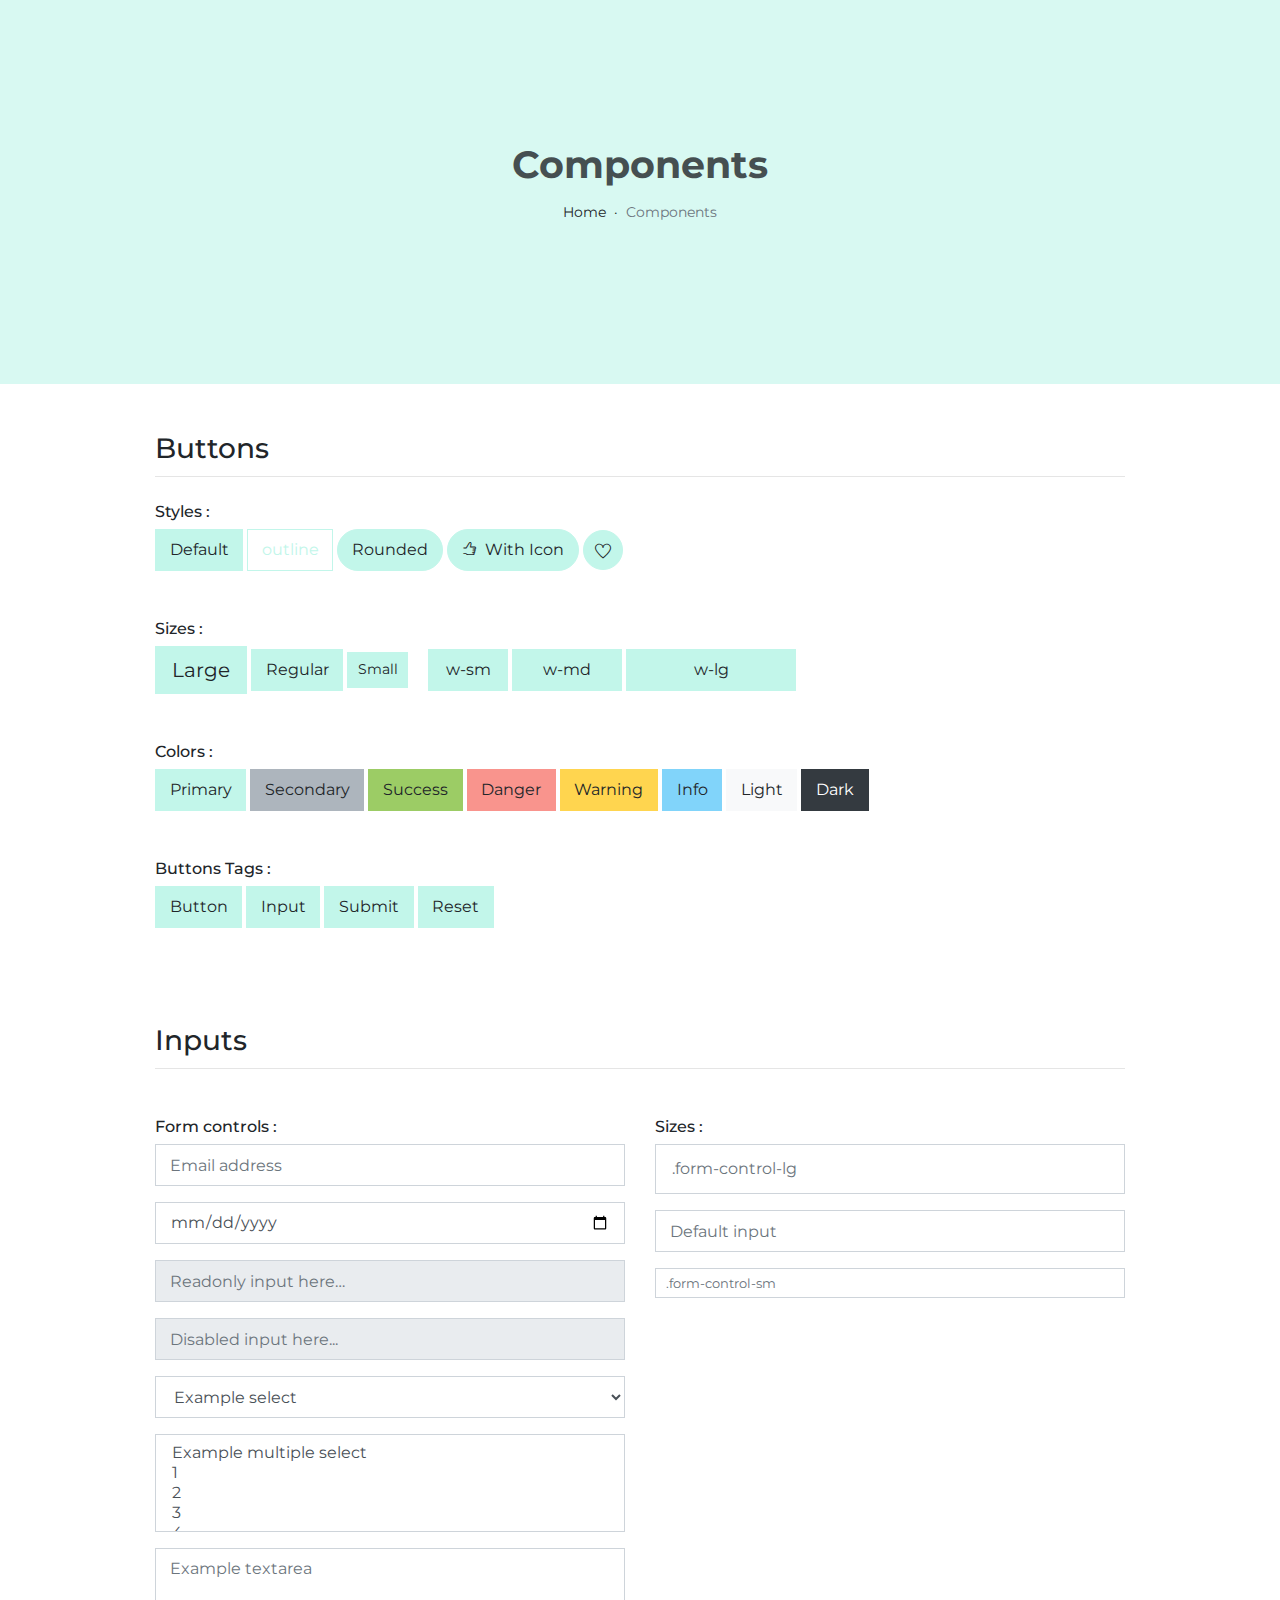
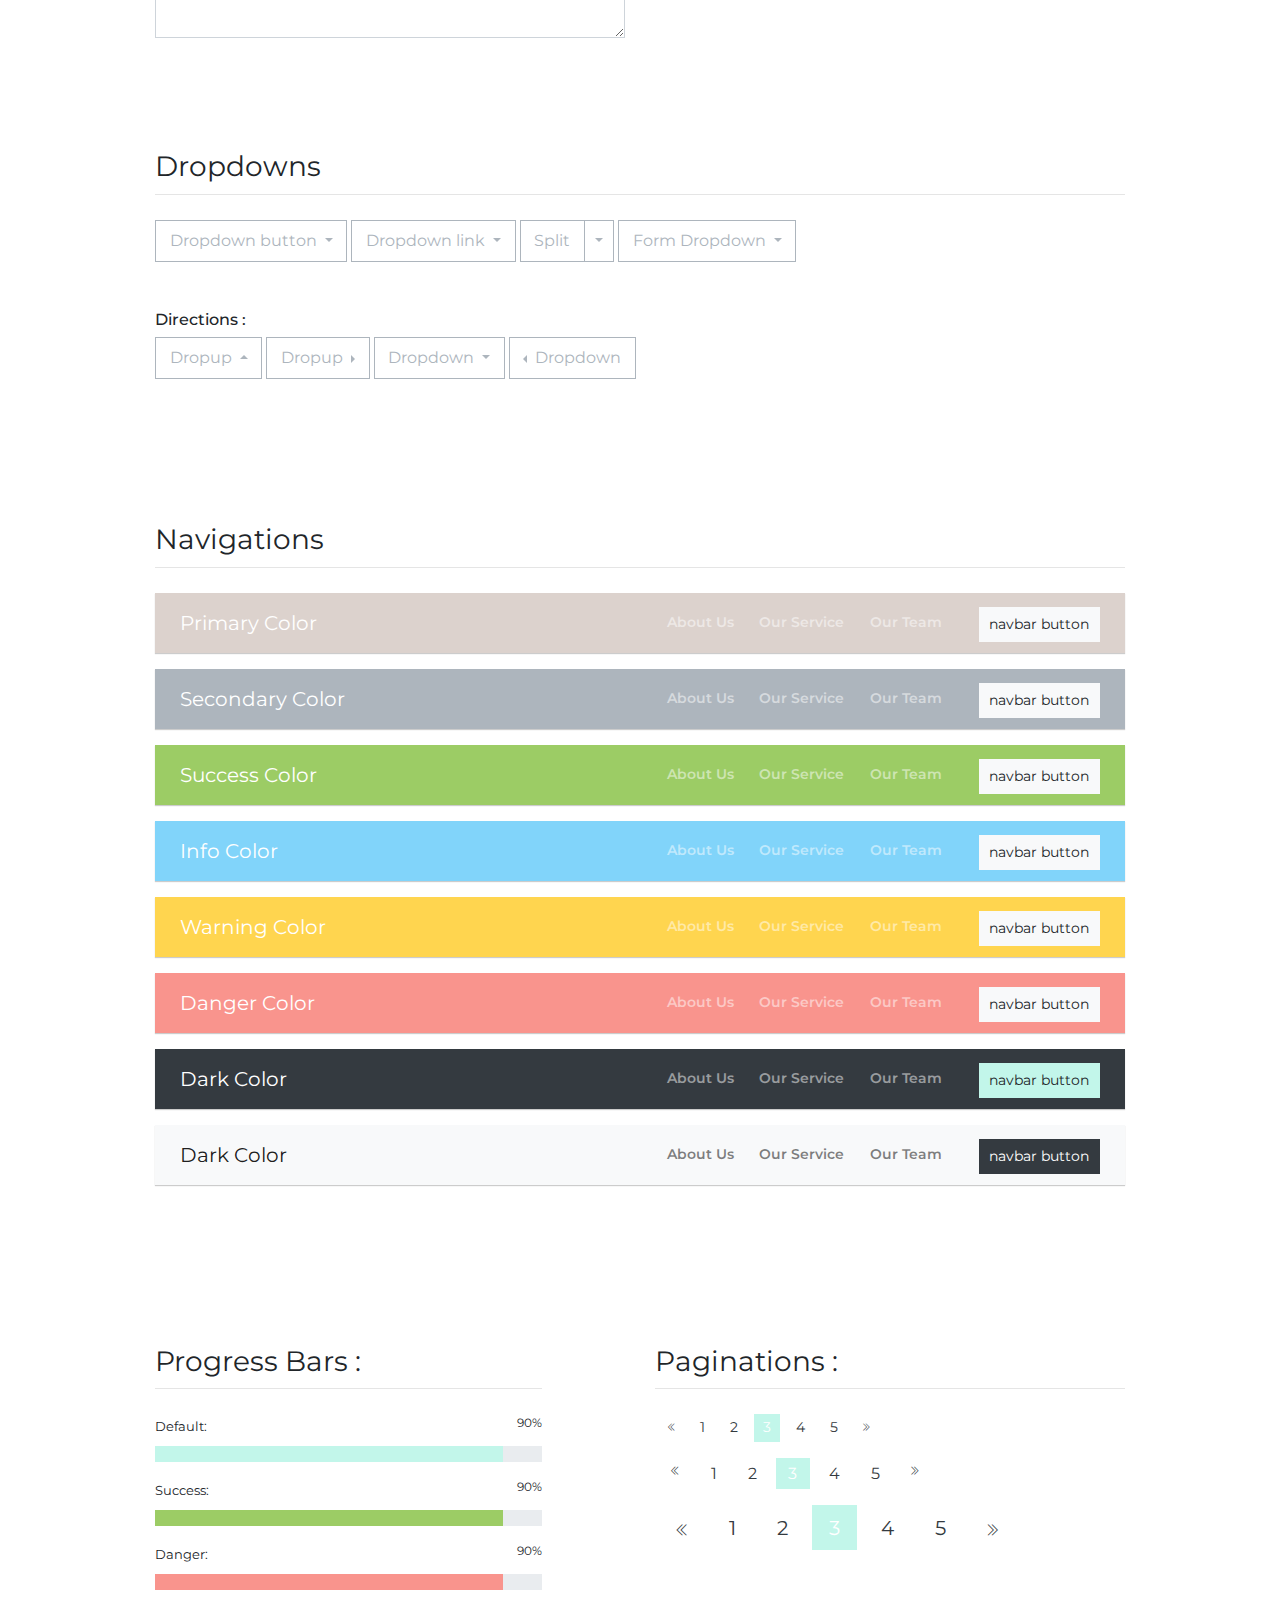
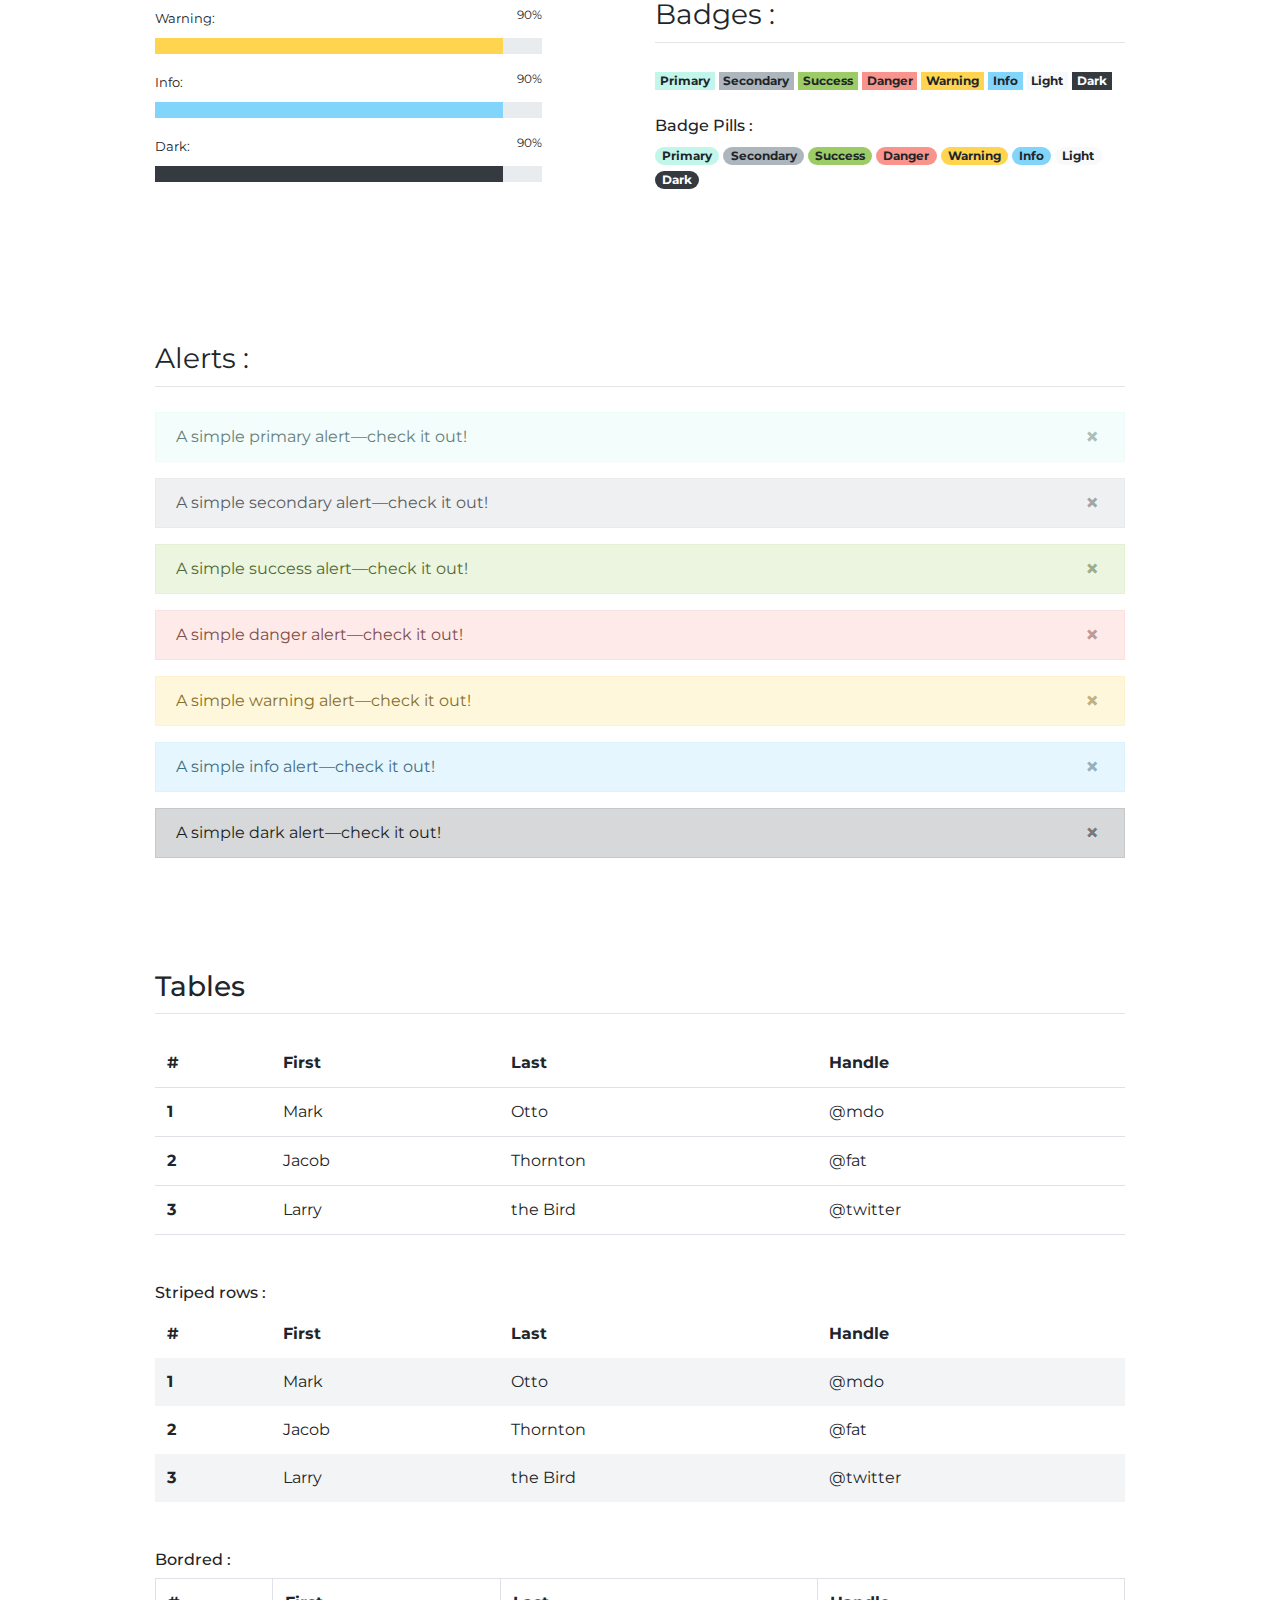
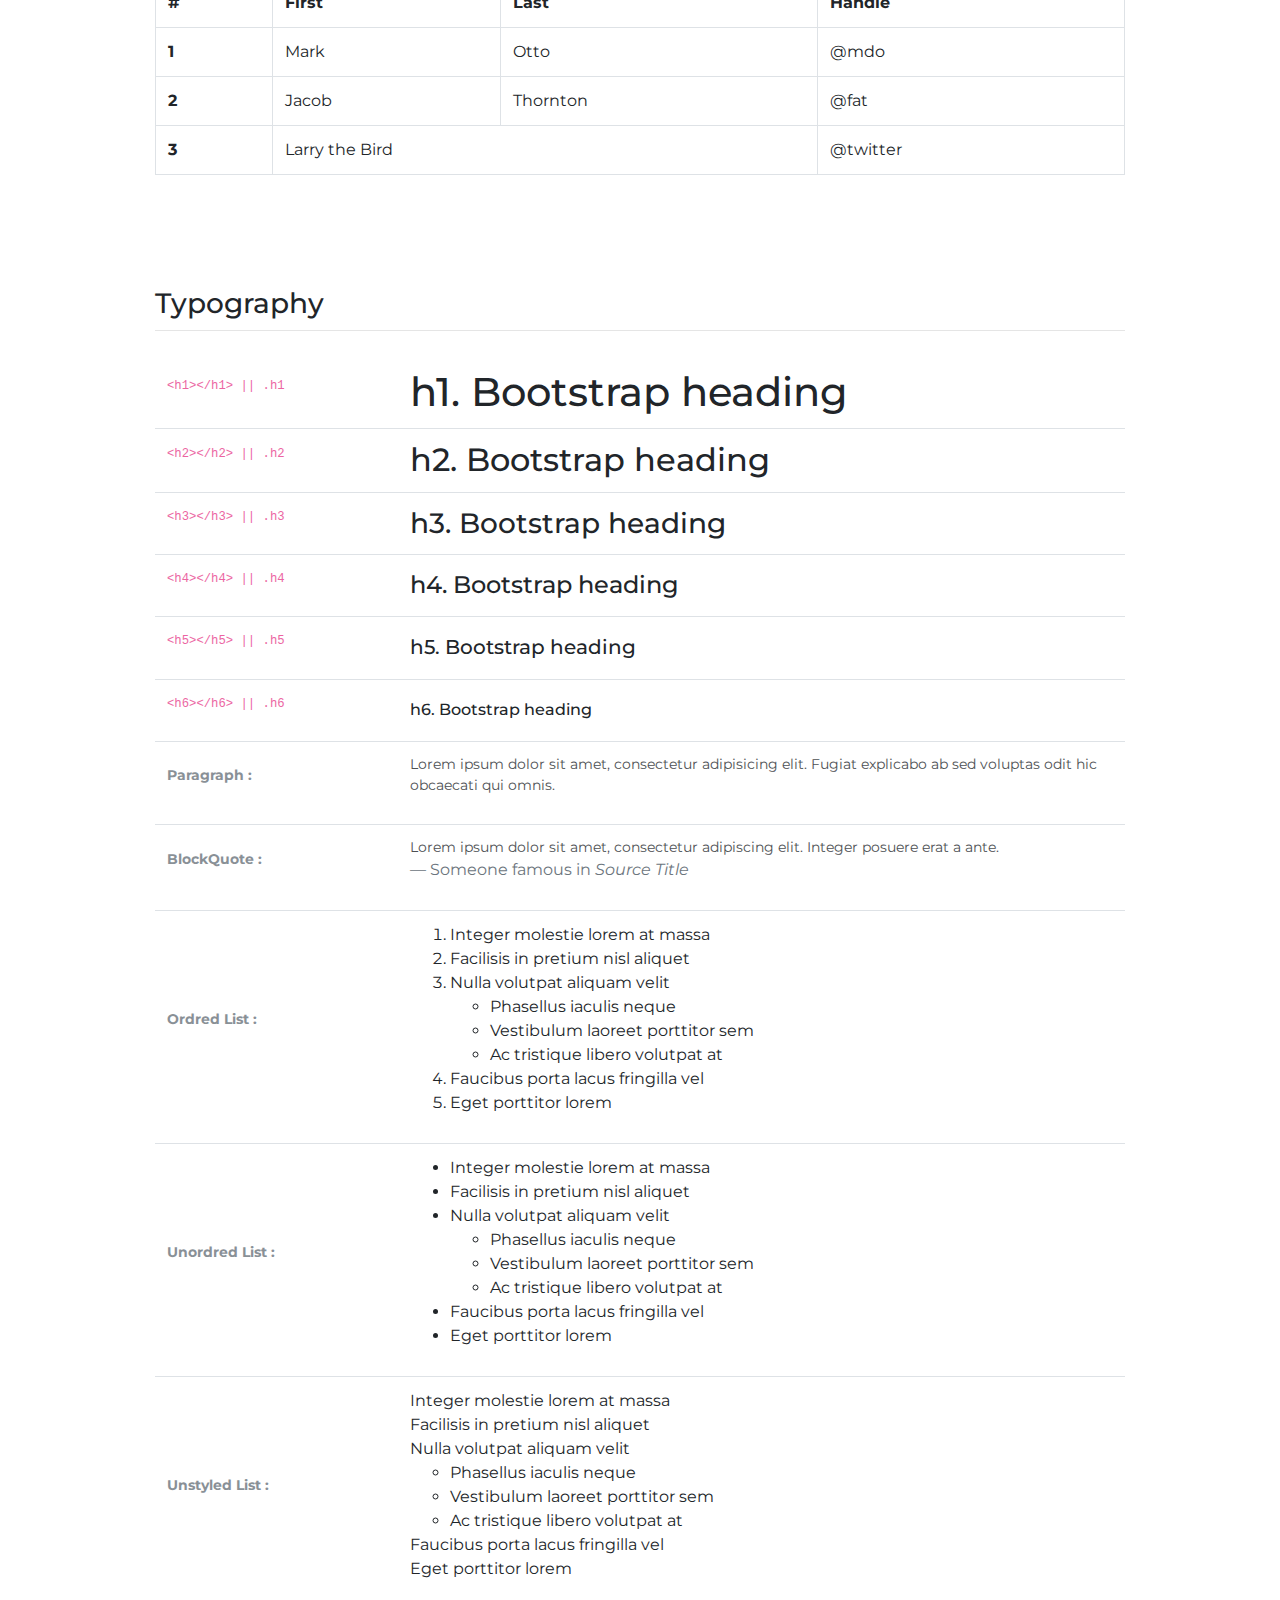
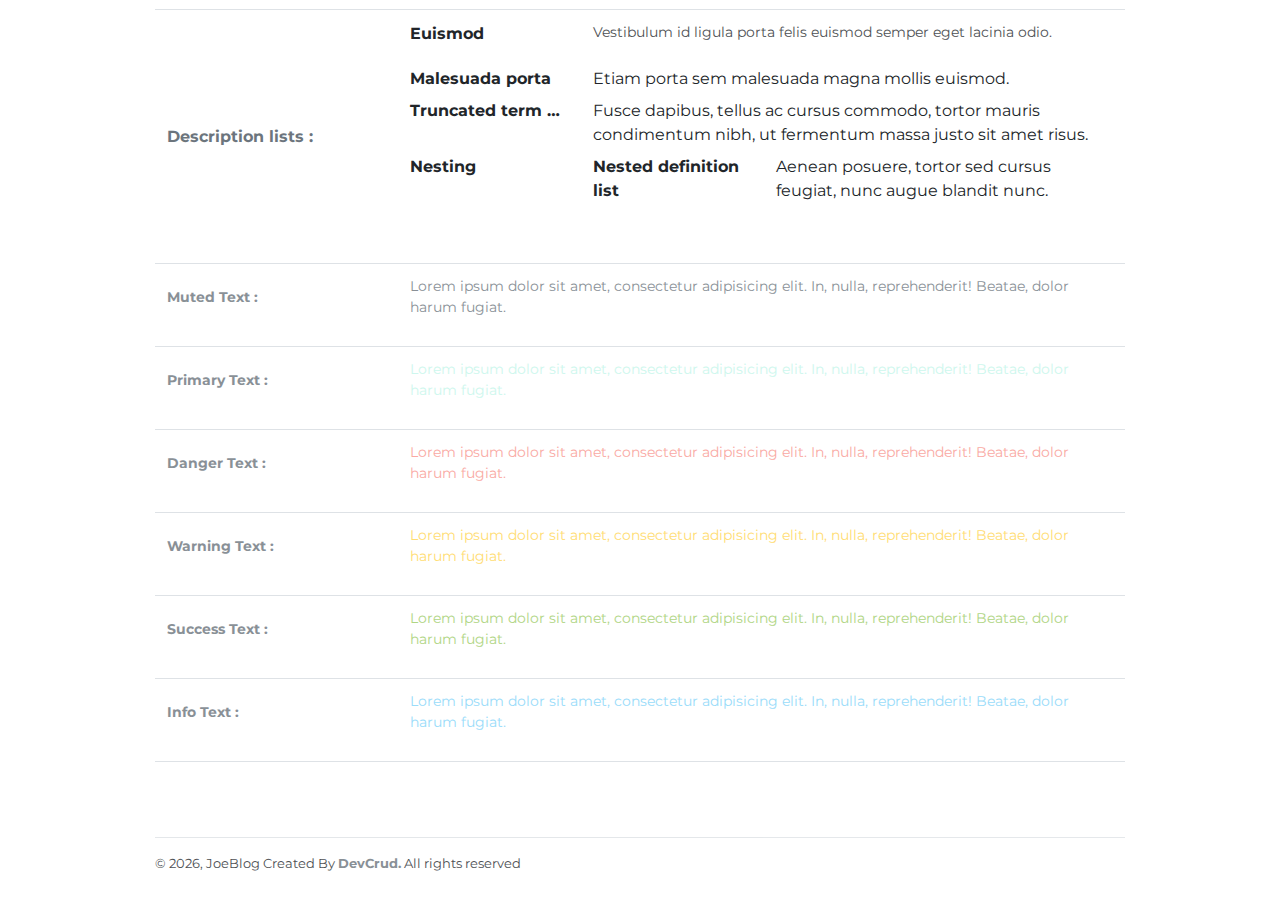
<file: public_html/components.html>
<!DOCTYPE html>
<html lang="en">
<head>
   <meta charset="utf-8">
   <meta name="viewport" content="width=device-width, initial-scale=1, shrink-to-fit=no">
   <meta name="description" content="Start your development with JoeBLog landing page.">
   <meta name="author" content="Devcrud">
   <title>JoeBLog | Components</title>
   <!-- font icons -->
   <link rel="stylesheet" href="assets/vendors/themify-icons/css/themify-icons.css">
   <!-- Bootstrap + Steller  -->
   <link rel="stylesheet" href="assets/css/joeblog.css">
</head>
<body>

   <!-- Page Header -->
   <header class="header header-mini"> 
      <div class="header-title">Components</div> 
      <nav aria-label="breadcrumb">
         <ol class="breadcrumb">
            <li class="breadcrumb-item"><a href="/">Home</a></li>
            <li class="breadcrumb-item active" aria-current="page">Components</li>
         </ol>
      </nav>
   </header> <!-- End Of Page Header -->

   <!-- main content -->
   <div class="container">

      <!-- Buttons -->
      <h3 class="mt-5">Buttons</h3>
      <hr>
      <h6 class="section-secondary-title">Styles :</h6>
      <button class="btn btn-primary">Default</button>
      <button class="btn btn-outline-primary">outline</button>
      <button class="btn btn-primary rounded">Rounded</button>
      <button class="btn btn-primary rounded"><i class="ti-thumb-up pr-1"></i> With Icon</button>
      <button class="btn btn-primary circle"><i class="ti-heart"></i></button>

      <h6 class="section-secondary-title mt-5">Sizes :</h6>
      <button class="btn btn-primary btn-lg">Large</button>
      <button class="btn btn-primary ">Regular</button>
      <button class="btn btn-primary btn-sm">Small</button>
      <button class="btn btn-primary w-sm ml-3">w-sm</button>
      <button class="btn btn-primary w-md">w-md</button>
      <button class="btn btn-primary w-lg">w-lg</button>

      <h6 class="section-secondary-title mt-5">Colors :</h6>          
      <button type="button" class="btn btn-primary">Primary</button>
      <button type="button" class="btn btn-secondary">Secondary</button>
      <button type="button" class="btn btn-success">Success</button>
      <button type="button" class="btn btn-danger">Danger</button>
      <button type="button" class="btn btn-warning">Warning</button>
      <button type="button" class="btn btn-info">Info</button>
      <button type="button" class="btn btn-light">Light</button>
      <button type="button" class="btn btn-dark">Dark</button>

      <h6 class="section-secondary-title mt-5">Buttons Tags :</h6>
      <button class="btn btn-primary" type="submit">Button</button>
      <input class="btn btn-primary" type="button" value="Input">
      <input class="btn btn-primary" type="submit" value="Submit">
      <input class="btn btn-primary" type="reset" value="Reset">
      
      <!-- devider -->
      <div class="py-5"></div>

      <!-- Inputs -->
      <h3>Inputs</h3>
      <hr>
      <div class="row mt-5">
         <div class="col-md-6">
            <h6 class="section-secondary-title">Form controls :</h6>        
            <div class="form-group">
               <input type="email" class="form-control" id="exampleFormControlInput1" placeholder="Email address">
            </div>
            <div class="form-group">
               <input type="date" class="form-control" id="exampleFormControlInput1" placeholder="Date">
            </div>
            <div class="form-group">
               <input class="form-control" type="text" placeholder="Readonly input here…" readonly>
            </div>
            <div class="form-group">
               <input class="form-control" id="disabledInput" type="text" placeholder="Disabled input here..." disabled>
            </div>
            <div class="form-group">
               <select class="form-control" id="exampleFormControlSelect1">
                  <option>Example select</option>
                  <option>1</option>
                  <option>2</option>
                  <option>3</option>
                  <option>4</option>
                  <option>5</option>
               </select>
            </div>
            <div class="form-group">
               <select multiple class="form-control" id="exampleFormControlSelect2">
                  <option>Example multiple select</option>
                  <option>1</option>
                  <option>2</option>
                  <option>3</option>
                  <option>4</option>
                  <option>5</option>
               </select>
            </div>
            <div class="form-group">
               <textarea class="form-control" id="exampleFormControlTextarea1" rows="3" placeholder="Example textarea"></textarea>
            </div>
         </div>
         <div class="col-md-6">
            <h6 class="section-secondary-title">Sizes :</h6>    
            <div class="form-group">
               <input class="form-control form-control-lg" type="text" placeholder=".form-control-lg">             
            </div>
            <div class="form-group">
               <input class="form-control" type="text" placeholder="Default input">
            </div>
            <div class="form-group">
               <input class="form-control form-control-sm" type="text" placeholder=".form-control-sm"> 
            </div>
         </div>
      </div> <!-- end of inputs -->   

      <!-- devider -->
      <div class="py-5"></div>             

      <!-- Dropdowns -->
      <h3 class="components-section-title font-weight-normal">Dropdowns</h3>
      <hr>
      <div class="dropdown d-inline-block">
         <button class="btn btn-outline-secondary dropdown-toggle" type="button" id="dropdownMenuButton" data-toggle="dropdown" aria-haspopup="true" aria-expanded="false">
         Dropdown button
         </button>
         <div class="dropdown-menu" aria-labelledby="dropdownMenuButton">
         <a class="dropdown-item" href="#">Action</a>
         <a class="dropdown-item" href="#">Another action</a>
         <a class="dropdown-item" href="#">Something else here</a>
         </div>
      </div>
      <div class="dropdown d-inline-block">
         <a class="btn btn-outline-secondary dropdown-toggle" href="#" role="button" id="dropdownMenuLink" data-toggle="dropdown" aria-haspopup="true" aria-expanded="false">
            Dropdown link
         </a>
         <div class="dropdown-menu" aria-labelledby="dropdownMenuLink">
            <a class="dropdown-item" href="#">Action</a>
            <a class="dropdown-item" href="#">Another action</a>
            <a class="dropdown-item" href="#">Something else here</a>
         </div>
      </div>
      <div class="btn-group">
         <button type="button" class="btn btn-outline-secondary">Split</button>
         <button type="button" class="btn btn-outline-secondary dropdown-toggle dropdown-toggle-split" data-toggle="dropdown" aria-haspopup="true" aria-expanded="false">
         <span class="sr-only">Toggle Dropdown</span>
         </button>
         <div class="dropdown-menu">
            <a class="dropdown-item" href="#">Action</a>
            <a class="dropdown-item" href="#">Another action</a>
            <a class="dropdown-item" href="#">Something else here</a>
            <div class="dropdown-divider"></div>
            <a class="dropdown-item" href="#">Separated link</a>
         </div>
      </div>
      <div class="btn-group">
         <button class="btn btn-outline-secondary dropdown-toggle" type="button" id="dropdownMenuButton" data-toggle="dropdown" aria-haspopup="true" aria-expanded="false">
            Form Dropdown
         </button>
         <div class="dropdown-menu form">
            <form class="px-4 py-3">
               <div class="form-group">
                  <input type="email" class="form-control" id="exampleDropdownFormEmail1" placeholder="email@example.com">
               </div>
               <div class="form-group">
                  <input type="password" class="form-control" id="exampleDropdownFormPassword1" placeholder="Password">
               </div>
               <div class="form-check mb-3">
                  <input type="checkbox" class="form-check-input" id="dropdownCheck">
                  <label class="form-check-label" for="dropdownCheck">
                     Remember me
                  </label>
               </div>
               <button type="submit" class="btn btn-primary btn-block">Sign in</button>
            </form>
            <div class="dropdown-divider"></div>
            <a class="dropdown-item" href="#"><small>New around here? Sign up</small></a>
            <a class="dropdown-item" href="#"><small>Forgot password?</small></a>
         </div>
      </div>       
      <h6 class="section-secondary-title mt-5">Directions :</h6>  
      <div class="btn-group dropup">
         <button type="button" class="btn btn-outline-secondary dropdown-toggle" data-toggle="dropdown" aria-haspopup="true" aria-expanded="false">
            Dropup
         </button>
         <div class="dropdown-menu">
            <a class="dropdown-item" href="#">Action</a>
            <a class="dropdown-item" href="#">Another action</a>
            <a class="dropdown-item" href="#">Something else here</a>
            <div class="dropdown-divider"></div>
            <a class="dropdown-item" href="#">Separated link</a>
         </div>
      </div>
      <div class="btn-group dropright">
         <button type="button" class="btn btn-outline-secondary dropdown-toggle" data-toggle="dropdown" aria-haspopup="true" aria-expanded="false">
            Dropup
         </button>
         <div class="dropdown-menu">
            <a class="dropdown-item" href="#">Action</a>
            <a class="dropdown-item" href="#">Another action</a>
            <a class="dropdown-item" href="#">Something else here</a>
            <div class="dropdown-divider"></div>
            <a class="dropdown-item" href="#">Separated link</a>
         </div>
      </div>
      <div class="btn-group">
         <button type="button" class="btn btn-outline-secondary dropdown-toggle" data-toggle="dropdown" aria-haspopup="true" aria-expanded="false">
            Dropdown
         </button>
         <div class="dropdown-menu">
            <a class="dropdown-item" href="#">Action</a>
            <a class="dropdown-item" href="#">Another action</a>
            <a class="dropdown-item" href="#">Something else here</a>
            <div class="dropdown-divider"></div>
            <a class="dropdown-item" href="#">Separated link</a>
         </div>
      </div>
      <div class="btn-group dropleft">
         <button type="button" class="btn btn-outline-secondary dropdown-toggle" data-toggle="dropdown" aria-haspopup="true" aria-expanded="false">
            Dropdown
         </button>
         <div class="dropdown-menu">
            <a class="dropdown-item" href="#">Action</a>
            <a class="dropdown-item" href="#">Another action</a>
            <a class="dropdown-item" href="#">Something else here</a>
            <div class="dropdown-divider"></div>
            <a class="dropdown-item" href="#">Separated link</a>
         </div>
      </div> <!-- end of Dropdowns -->  

      <!-- devider -->
      <div class="py-5"></div>   

      <!-- navbars -->
      <h3 class="components-section-title font-weight-normal mt-5">Navigations</h3>
      <hr>
      <nav class="navbar navbar-expand-sm navbar-dark bg-primary rounded shadow mb-3">
         <div class="container">
            <a class="navbar-brand" href="#">Primary Color</a>
            <button class="navbar-toggler ml-auto" type="button" data-toggle="collapse" data-target="#navbarSupportedContent" aria-controls="navbarSupportedContent" aria-expanded="false" aria-label="Toggle navigation">
            <span class="navbar-toggler-icon"></span>
            </button>
            <div class="collapse navbar-collapse" id="navbarSupportedContent">
               <ul class="navbar-nav ml-auto"> 
                  <li class="nav-item">
                     <a class="nav-link" href="#about">About Us</a>
                  </li>
                  <li class="nav-item">
                     <a class="nav-link" href="#service">Our Service</a>
                  </li>
                  <li class="nav-item">
                     <a class="nav-link" href="#team">Our Team</a>
                  </li>
                  <li class="nav-item">
                     <a href="#book-table" class="ml-4 mt-1 btn btn-light btn-sm">navbar button</a>
                  </li>
               </ul>                       
            </div>
         </div>
      </nav>
      <nav class="navbar navbar-expand-sm navbar-dark bg-secondary rounded shadow mb-3">
         <div class="container">
            <a class="navbar-brand" href="#">Secondary Color</a>
            <button class="navbar-toggler ml-auto" type="button" data-toggle="collapse" data-target="#navbarSupportedContent" aria-controls="navbarSupportedContent" aria-expanded="false" aria-label="Toggle navigation">
            <span class="navbar-toggler-icon"></span>
            </button>
            <div class="collapse navbar-collapse" id="navbarSupportedContent">
               <ul class="navbar-nav ml-auto"> 
                  <li class="nav-item">
                     <a class="nav-link" href="#about">About Us</a>
                  </li>
                  <li class="nav-item">
                     <a class="nav-link" href="#service">Our Service</a>
                  </li>
                  <li class="nav-item">
                     <a class="nav-link" href="#team">Our Team</a>
                  </li>
                  <li class="nav-item">
                     <a href="#book-table" class="ml-4 mt-1 btn btn-light btn-sm">navbar button</a>
                  </li>
               </ul>                       
            </div>
         </div>
      </nav>
      <nav class="navbar navbar-expand-sm navbar-dark bg-success rounded shadow mb-3">
         <div class="container">
            <a class="navbar-brand" href="#">Success Color</a>
            <button class="navbar-toggler ml-auto" type="button" data-toggle="collapse" data-target="#navbarSupportedContent" aria-controls="navbarSupportedContent" aria-expanded="false" aria-label="Toggle navigation">
            <span class="navbar-toggler-icon"></span>
            </button>
            <div class="collapse navbar-collapse" id="navbarSupportedContent">
               <ul class="navbar-nav ml-auto"> 
                  <li class="nav-item">
                     <a class="nav-link" href="#about">About Us</a>
                  </li>
                  <li class="nav-item">
                     <a class="nav-link" href="#service">Our Service</a>
                  </li>
                  <li class="nav-item">
                     <a class="nav-link" href="#team">Our Team</a>
                  </li>
                  <li class="nav-item">
                     <a href="#book-table" class="ml-4 mt-1 btn btn-light btn-sm">navbar button</a>
                  </li>
               </ul>                       
            </div>
         </div>
      </nav>
      <nav class="navbar navbar-expand-sm navbar-dark bg-info rounded shadow mb-3">
         <div class="container">
            <a class="navbar-brand" href="#">Info Color</a>
            <button class="navbar-toggler ml-auto" type="button" data-toggle="collapse" data-target="#navbarSupportedContent" aria-controls="navbarSupportedContent" aria-expanded="false" aria-label="Toggle navigation">
            <span class="navbar-toggler-icon"></span>
            </button>
            <div class="collapse navbar-collapse" id="navbarSupportedContent">
               <ul class="navbar-nav ml-auto"> 
                  <li class="nav-item">
                     <a class="nav-link" href="#about">About Us</a>
                  </li>
                  <li class="nav-item">
                     <a class="nav-link" href="#service">Our Service</a>
                  </li>
                  <li class="nav-item">
                     <a class="nav-link" href="#team">Our Team</a>
                  </li>
                  <li class="nav-item">
                     <a href="#book-table" class="ml-4 mt-1 btn btn-light btn-sm">navbar button</a>
                  </li>
               </ul>                       
            </div>
         </div>
      </nav>
      <nav class="navbar navbar-expand-sm navbar-dark bg-warning rounded shadow mb-3">
         <div class="container">
            <a class="navbar-brand" href="#">Warning Color</a>
            <button class="navbar-toggler ml-auto" type="button" data-toggle="collapse" data-target="#navbarSupportedContent" aria-controls="navbarSupportedContent" aria-expanded="false" aria-label="Toggle navigation">
            <span class="navbar-toggler-icon"></span>
            </button>
            <div class="collapse navbar-collapse" id="navbarSupportedContent">
               <ul class="navbar-nav ml-auto"> 
                  <li class="nav-item">
                     <a class="nav-link" href="#about">About Us</a>
                  </li>
                  <li class="nav-item">
                     <a class="nav-link" href="#service">Our Service</a>
                  </li>
                  <li class="nav-item">
                     <a class="nav-link" href="#team">Our Team</a>
                  </li>
                  <li class="nav-item">
                     <a href="#book-table" class="ml-4 mt-1 btn btn-light btn-sm">navbar button</a>
                  </li>
               </ul>                       
            </div>
         </div>
      </nav>
      <nav class="navbar navbar-expand-sm navbar-dark bg-danger rounded shadow mb-3">
         <div class="container">
            <a class="navbar-brand" href="#">Danger Color</a>
            <button class="navbar-toggler ml-auto" type="button" data-toggle="collapse" data-target="#navbarSupportedContent" aria-controls="navbarSupportedContent" aria-expanded="false" aria-label="Toggle navigation">
            <span class="navbar-toggler-icon"></span>
            </button>
            <div class="collapse navbar-collapse" id="navbarSupportedContent">
               <ul class="navbar-nav ml-auto"> 
                  <li class="nav-item">
                     <a class="nav-link" href="#about">About Us</a>
                  </li>
                  <li class="nav-item">
                     <a class="nav-link" href="#service">Our Service</a>
                  </li>
                  <li class="nav-item">
                     <a class="nav-link" href="#team">Our Team</a>
                  </li>
                  <li class="nav-item">
                     <a href="#book-table" class="ml-4 mt-1 btn btn-light btn-sm">navbar button</a>
                  </li>
               </ul>                       
            </div>
         </div>
      </nav>
      <nav class="navbar navbar-expand-sm navbar-dark bg-dark rounded shadow mb-3">
         <div class="container">
            <a class="navbar-brand" href="#">Dark Color</a>
            <button class="navbar-toggler ml-auto" type="button" data-toggle="collapse" data-target="#navbarSupportedContent" aria-controls="navbarSupportedContent" aria-expanded="false" aria-label="Toggle navigation">
            <span class="navbar-toggler-icon"></span>
            </button>
            <div class="collapse navbar-collapse" id="navbarSupportedContent">
               <ul class="navbar-nav ml-auto"> 
                  <li class="nav-item">
                     <a class="nav-link" href="#about">About Us</a>
                  </li>
                  <li class="nav-item">
                     <a class="nav-link" href="#service">Our Service</a>
                  </li>
                  <li class="nav-item">
                     <a class="nav-link" href="#team">Our Team</a>
                  </li>
                  <li class="nav-item">
                     <a href="#book-table" class="ml-4 mt-1 btn btn-primary btn-sm">navbar button</a>
                  </li>
               </ul>                       
            </div>
         </div>
      </nav>
      <nav class="navbar navbar-expand-sm navbar-light bg-light rounded shadow mb-3">
         <div class="container">
            <a class="navbar-brand" href="#">Dark Color</a>
            <button class="navbar-toggler ml-auto" type="button" data-toggle="collapse" data-target="#navbarSupportedContent" aria-controls="navbarSupportedContent" aria-expanded="false" aria-label="Toggle navigation">
            <span class="navbar-toggler-icon"></span>
            </button>
            <div class="collapse navbar-collapse" id="navbarSupportedContent">
               <ul class="navbar-nav ml-auto"> 
                  <li class="nav-item">
                     <a class="nav-link" href="#about">About Us</a>
                  </li>
                  <li class="nav-item">
                     <a class="nav-link" href="#service">Our Service</a>
                  </li>
                  <li class="nav-item">
                     <a class="nav-link" href="#team">Our Team</a>
                  </li>
                  <li class="nav-item">
                     <a href="#book-table" class="ml-4 mt-1 btn btn-dark btn-sm">navbar button</a>
                  </li>
               </ul>                       
            </div>
         </div>
      </nav>
      <!-- End of navbars -->

      <!-- devider -->
      <div class="py-5"></div>   
      
      <!-- progress bars -->
      <div class="row justify-content-between">
         <div class="col-md-5">
            <h3 class="components-section-title font-weight-normal mt-5">Progress Bars :</h3>
            <hr>
            <small>Default: </small>
            <div class="progress mt-2 mb-3">
               <div class="progress-bar" role="progressbar" style="width: 90%" aria-valuenow="25" aria-valuemin="0" aria-valuemax="100"><span>90%</span></div>
            </div>
            <small>Success:</small>
            <div class="progress mt-2 mb-3">
               <div class="progress-bar bg-success" role="progressbar" style="width: 90%" aria-valuenow="25" aria-valuemin="0" aria-valuemax="100"><span>90%</span></div>
            </div>
            <small>Danger:</small>
            <div class="progress mt-2 mb-3">
               <div class="progress-bar bg-danger" role="progressbar" style="width: 90%" aria-valuenow="25" aria-valuemin="0" aria-valuemax="100"><span>90%</span></div>
            </div>
            <small>Warning:</small>
            <div class="progress mt-2 mb-3">
               <div class="progress-bar bg-warning" role="progressbar" style="width: 90%" aria-valuenow="25" aria-valuemin="0" aria-valuemax="100"><span>90%</span></div>
            </div>
            <small>Info:</small>
            <div class="progress mt-2 mb-3">
               <div class="progress-bar bg-info" role="progressbar" style="width: 90%" aria-valuenow="25" aria-valuemin="0" aria-valuemax="100"><span>90%</span></div>
            </div>
            <small>Dark:</small>
            <div class="progress mt-2 mb-3">
               <div class="progress-bar bg-dark" role="progressbar" style="width: 90%" aria-valuenow="25" aria-valuemin="0" aria-valuemax="100"><span>90%</span></div>
            </div>
         </div>
         <div class="col-md-6">
            <h3 class="components-section-title font-weight-normal mt-5">Paginations :</h3>
            <hr>
            <nav aria-label="Page navigation example">
               <ul class="pagination pagination-sm">
                  <li class="page-item"><a class="page-link" href="#"><i class="ti-angle-double-left"></i></a></li>
                  <li class="page-item"><a class="page-link" href="#">1</a></li>
                  <li class="page-item"><a class="page-link" href="#">2</a></li>
                  <li class="page-item active"><a class="page-link" href="#">3</a></li>
                  <li class="page-item"><a class="page-link" href="#">4</a></li>
                  <li class="page-item"><a class="page-link" href="#">5</a></li>
                  <li class="page-item"><a class="page-link" href="#"><i class="ti-angle-double-right"></i></a></li>
               </ul>
            </nav>
            <nav aria-label="Page navigation example">
               <ul class="pagination">
               <li class="page-item"><a class="page-link" href="#"><i class="ti-angle-double-left"></i></a></li>
                  <li class="page-item"><a class="page-link" href="#">1</a></li>
                  <li class="page-item"><a class="page-link" href="#">2</a></li>
                  <li class="page-item active"><a class="page-link" href="#">3</a></li>
                  <li class="page-item"><a class="page-link" href="#">4</a></li>
                  <li class="page-item"><a class="page-link" href="#">5</a></li>
                  <li class="page-item"><a class="page-link" href="#"><i class="ti-angle-double-right"></i></a></li>
               </ul>
            </nav>
            <nav aria-label="Page navigation example">
               <ul class="pagination pagination-lg">
                  <li class="page-item"><a class="page-link" href="#"><i class="ti-angle-double-left"></i></a></li>
                  <li class="page-item"><a class="page-link" href="#">1</a></li>
                  <li class="page-item"><a class="page-link" href="#">2</a></li>
                  <li class="page-item active"><a class="page-link" href="#">3</a></li>
                  <li class="page-item"><a class="page-link" href="#">4</a></li>
                  <li class="page-item"><a class="page-link" href="#">5</a></li>
                  <li class="page-item"><a class="page-link" href="#"><i class="ti-angle-double-right"></i></a></li>
               </ul>
            </nav>

            <!-- Badges -->
            <h3 class="components-section-title font-weight-normal mt-5">Badges :</h3>
            <hr>
            <span class="badge badge-primary">Primary</span>
            <span class="badge badge-secondary">Secondary</span>
            <span class="badge badge-success">Success</span>
            <span class="badge badge-danger">Danger</span>
            <span class="badge badge-warning">Warning</span>
            <span class="badge badge-info">Info</span>
            <span class="badge badge-light">Light</span>
            <span class="badge badge-dark">Dark</span>
            <h6 class="section-secondary-title mt-4 mb-2">Badge Pills :</h6>
            <span class="badge badge-pill badge-primary">Primary</span>
            <span class="badge badge-pill badge-secondary">Secondary</span>
            <span class="badge badge-pill badge-success">Success</span>
            <span class="badge badge-pill badge-danger">Danger</span>
            <span class="badge badge-pill badge-warning">Warning</span>
            <span class="badge badge-pill badge-info">Info</span>
            <span class="badge badge-pill badge-light">Light</span>
            <span class="badge badge-pill badge-dark">Dark</span>
         </div>
      </div> <!-- End of Progress bars -->

      <!-- devider -->
      <div class="py-5"></div>  

      <!-- Alerts -->
      <h3 class="components-section-title font-weight-normal mt-5">Alerts :</h3>
      <hr>
      <div class="alert alert-primary alert-dismissible fade show" role="alert">
         A simple primary alert—check it out!
         <button type="button" class="close" data-dismiss="alert" aria-label="Close">
            <span aria-hidden="true">&times;</span>
         </button>
      </div>
      <div class="alert alert-secondary alert-dismissible fade show" role="alert">
         A simple secondary alert—check it out!
         <button type="button" class="close" data-dismiss="alert" aria-label="Close">
            <span aria-hidden="true">&times;</span>
         </button>
      </div>
      <div class="alert alert-success alert-dismissible fade show" role="alert">
         A simple success alert—check it out!
         <button type="button" class="close" data-dismiss="alert" aria-label="Close">
            <span aria-hidden="true">&times;</span>
         </button>
      </div>
      <div class="alert alert-danger alert-dismissible fade show" role="alert">
         A simple danger alert—check it out!
         <button type="button" class="close" data-dismiss="alert" aria-label="Close">
            <span aria-hidden="true">&times;</span>
         </button>
      </div>
      <div class="alert alert-warning alert-dismissible fade show" role="alert">
         A simple warning alert—check it out!
         <button type="button" class="close" data-dismiss="alert" aria-label="Close">
            <span aria-hidden="true">&times;</span>
         </button>
      </div>
      <div class="alert alert-info alert-dismissible fade show" role="alert">
         A simple info alert—check it out!
         <button type="button" class="close" data-dismiss="alert" aria-label="Close">
            <span aria-hidden="true">&times;</span>
         </button>
      </div>
      <div class="alert alert-dark alert-dismissible fade show" role="alert">
         A simple dark alert—check it out!
         <button type="button" class="close" data-dismiss="alert" aria-label="Close">
            <span aria-hidden="true">&times;</span>
         </button>
      </div>
      <!-- end of alerts -->

      <!-- devider -->
      <div class="py-5"></div> 
   
      <!-- tables -->
      <h3 class="components-section-title">Tables</h3>
      <hr>
      <table class="table">
         <thead>
            <tr>
               <th scope="col">#</th>
               <th scope="col">First</th>
               <th scope="col">Last</th>
               <th scope="col">Handle</th>
            </tr>
         </thead>
         <tbody>
            <tr>
               <th scope="row">1</th>
               <td>Mark</td>
               <td>Otto</td>
               <td>@mdo</td>
            </tr>
            <tr>
               <th scope="row">2</th>
               <td>Jacob</td>
               <td>Thornton</td>
               <td>@fat</td>
            </tr>
            <tr>
               <th scope="row">3</th>
               <td>Larry</td>
               <td>the Bird</td>
               <td>@twitter</td>
            </tr>
         </tbody>
      </table>

      <h6 class="section-secondary-title mt-5">Striped rows :</h6>
      <table class="table table-striped">
         <thead>
            <tr>
               <th scope="col">#</th>
               <th scope="col">First</th>
               <th scope="col">Last</th>
               <th scope="col">Handle</th>
            </tr>
         </thead>
         <tbody>
            <tr>
               <th scope="row">1</th>
               <td>Mark</td>
               <td>Otto</td>
               <td>@mdo</td>
            </tr>
            <tr>
               <th scope="row">2</th>
               <td>Jacob</td>
               <td>Thornton</td>
               <td>@fat</td>
            </tr>
            <tr>
               <th scope="row">3</th>
               <td>Larry</td>
               <td>the Bird</td>
               <td>@twitter</td>
            </tr>
         </tbody>
      </table>

      <h6 class="section-secondary-title mt-5">Bordred :</h6>
      <table class="table table-bordered">
         <thead>
            <tr>
               <th scope="col">#</th>
               <th scope="col">First</th>
               <th scope="col">Last</th>
               <th scope="col">Handle</th>
            </tr>
         </thead>
         <tbody>
            <tr>
               <th scope="row">1</th>
               <td>Mark</td>
               <td>Otto</td>
               <td>@mdo</td>
            </tr>
            <tr>
               <th scope="row">2</th>
               <td>Jacob</td>
               <td>Thornton</td>
               <td>@fat</td>
            </tr>
            <tr>
               <th scope="row">3</th>
               <td colspan="2">Larry the Bird</td>
               <td>@twitter</td>
            </tr>
         </tbody>
      </table>
      <!-- end of tables -->

      <!-- devider -->
      <div class="py-5"></div> 

      <!-- typography -->
      <h3 class="components-section-title">Typography</h3>
      <hr>

      <table class="table table-borderless v-align-center">
         <tbody>
            <tr>
               <td>
                  <p><code class="highlighter-rouge">&lt;h1&gt;&lt;/h1&gt; || .h1</code></p>
               </td>
               <td class="w-75"><span class="h1">h1. Bootstrap heading</span></td>
            </tr>
            <tr>
               <td>
                  <p><code class="highlighter-rouge">&lt;h2&gt;&lt;/h2&gt; || .h2</code></p>
               </td>
               <td><span class="h2">h2. Bootstrap heading</span></td>
            </tr>
            <tr>
               <td>
                  <p><code class="highlighter-rouge">&lt;h3&gt;&lt;/h3&gt; || .h3</code></p>
               </td>
               <td><span class="h3">h3. Bootstrap heading</span></td>
            </tr>
            <tr>
               <td>
                  <p><code class="highlighter-rouge">&lt;h4&gt;&lt;/h4&gt; || .h4</code></p>
               </td>
               <td><span class="h4">h4. Bootstrap heading</span></td>
            </tr>
            <tr>
               <td>
                  <p><code class="highlighter-rouge">&lt;h5&gt;&lt;/h5&gt; || .h5</code></p>
               </td>
               <td><span class="h5">h5. Bootstrap heading</span></td>
            </tr>
            <tr>
               <td>
                  <p><code class="highlighter-rouge">&lt;h6&gt;&lt;/h6&gt; || .h6</code></p>
               </td>
               <td><span class="h6">h6. Bootstrap heading</span></td>
            </tr>
            <tr>
               <td>
                  <p class="font-weight-bold text-muted">Paragraph :</p>
               </td>
               <td><p>Lorem ipsum dolor sit amet, consectetur adipisicing elit. Fugiat explicabo ab sed voluptas odit hic obcaecati qui omnis.</p></td>
            </tr>
            <tr>
               <td>
                  <p class="font-weight-bold text-muted">BlockQuote :</p>
               </td>
               <td>
                  <blockquote class="blockquote">
                     <p class="mb-0">Lorem ipsum dolor sit amet, consectetur adipiscing elit. Integer posuere erat a ante.</p>
                     <footer class="blockquote-footer">Someone famous in <cite title="Source Title">Source Title</cite></footer>
                  </blockquote>
               </td>
            </tr>

            <tr>
               <td><p class="font-weight-bold text-muted">Ordred List :</p></td>
               <td>
                  <ol>
                     <li>Integer molestie lorem at massa</li>
                     <li>Facilisis in pretium nisl aliquet</li>
                     <li>Nulla volutpat aliquam velit
                        <ul>
                           <li>Phasellus iaculis neque</li>
                           <li>Vestibulum laoreet porttitor sem</li>
                           <li>Ac tristique libero volutpat at</li>
                        </ul>
                     </li>
                     <li>Faucibus porta lacus fringilla vel</li>
                     <li>Eget porttitor lorem</li>
                  </ol>
               </td>
            </tr>
            <tr>
               <td><p class="font-weight-bold text-muted">Unordred List :</p></td>
               <td>
                  <ul >
                     <li>Integer molestie lorem at massa</li>
                     <li>Facilisis in pretium nisl aliquet</li>
                     <li>Nulla volutpat aliquam velit
                        <ul>
                           <li>Phasellus iaculis neque</li>
                           <li>Vestibulum laoreet porttitor sem</li>
                           <li>Ac tristique libero volutpat at</li>
                        </ul>
                     </li>
                     <li>Faucibus porta lacus fringilla vel</li>
                     <li>Eget porttitor lorem</li>
                  </ul>
               </td>
            </tr>
            <tr>
               <td><p class="font-weight-bold text-muted">Unstyled List :</p></td>
               <td>
                  <ul class="list-unstyled">
                     <li>Integer molestie lorem at massa</li>
                     <li>Facilisis in pretium nisl aliquet</li>
                     <li>Nulla volutpat aliquam velit
                        <ul>
                           <li>Phasellus iaculis neque</li>
                           <li>Vestibulum laoreet porttitor sem</li>
                           <li>Ac tristique libero volutpat at</li>
                        </ul>
                     </li>
                     <li>Faucibus porta lacus fringilla vel</li>
                     <li>Eget porttitor lorem</li>
                  </ul>
               </td>
            </tr>
            <tr>
               <td class="font-weight-bold text-muted">Description lists : </td>
               <td>
                  <dl class="row">
                     <dt class="col-sm-3">Euismod</dt>
                     <dd class="col-sm-9">
                        <p>Vestibulum id ligula porta felis euismod semper eget lacinia odio.</p>
                     </dd>

                     <dt class="col-sm-3">Malesuada porta</dt>
                     <dd class="col-sm-9">Etiam porta sem malesuada magna mollis euismod.</dd>

                     <dt class="col-sm-3 text-truncate">Truncated term is truncated</dt>
                     <dd class="col-sm-9">Fusce dapibus, tellus ac cursus commodo, tortor mauris condimentum nibh, ut fermentum massa justo sit amet risus.</dd>

                     <dt class="col-sm-3">Nesting</dt>
                     <dd class="col-sm-9">
                        <dl class="row">
                           <dt class="col-sm-4">Nested definition list</dt>
                           <dd class="col-sm-8">Aenean posuere, tortor sed cursus feugiat, nunc augue blandit nunc.</dd>
                        </dl>
                     </dd>
                  </dl>
               </td>
            </tr>
            <tr>
               <td>
                  <p class="font-weight-bold text-muted">Muted Text :</p>
               </td>
               <td>
                  <p class="text-muted">Lorem ipsum dolor sit amet, consectetur adipisicing elit. In, nulla, reprehenderit! Beatae, dolor harum fugiat.</p>
               </td>
            </tr>
            <tr>
               <td>
                  <p class="font-weight-bold text-muted">Primary Text :</p>
               </td>
               <td>
                  <p class="text-primary">Lorem ipsum dolor sit amet, consectetur adipisicing elit. In, nulla, reprehenderit! Beatae, dolor harum fugiat.</p>
               </td>
            </tr>
            <tr>
               <td>
                  <p class="font-weight-bold text-muted">Danger Text :</p>
               </td>
               <td>
                  <p class="text-danger">Lorem ipsum dolor sit amet, consectetur adipisicing elit. In, nulla, reprehenderit! Beatae, dolor harum fugiat.</p>
               </td>
            </tr>
            <tr>
               <td>
                  <p class="font-weight-bold text-muted">Warning Text :</p>
               </td>
               <td>
                  <p class="text-warning">Lorem ipsum dolor sit amet, consectetur adipisicing elit. In, nulla, reprehenderit! Beatae, dolor harum fugiat.</p>
               </td>
            </tr>
            <tr>
               <td>
                  <p class="font-weight-bold text-muted">Success Text :</p>
               </td>
               <td>
                  <p class="text-success">Lorem ipsum dolor sit amet, consectetur adipisicing elit. In, nulla, reprehenderit! Beatae, dolor harum fugiat.</p>
               </td>
            </tr>
            <tr>
               <td>
                  <p class="font-weight-bold text-muted">Info Text :</p>
               </td>
               <td>
                  <p class="text-info">Lorem ipsum dolor sit amet, consectetur adipisicing elit. In, nulla, reprehenderit! Beatae, dolor harum fugiat.</p>
               </td>
            </tr>
         </tbody>
      </table>
   </div>
   <!-- end of typography -->

   <!-- Page Footer -->
    <footer class="page-footer">
        <div class="container">
            <p class="border-top mb-0 mt-4 pt-3 small">&copy; <script>document.write(new Date().getFullYear())</script>, JoeBlog Created By <a href="https://www.devcrud.com" class="text-muted font-weight-bold" target="_blank">DevCrud.</a>  All rights reserved </p> 
        </div>      
    </footer>
    <!-- End of Page Footer -->
   
   <!-- core  -->
   <script src="assets/vendors/jquery/jquery-3.4.1.js"></script>
   <script src="assets/vendors/bootstrap/bootstrap.bundle.js"></script>

</body>
</html>
</file>
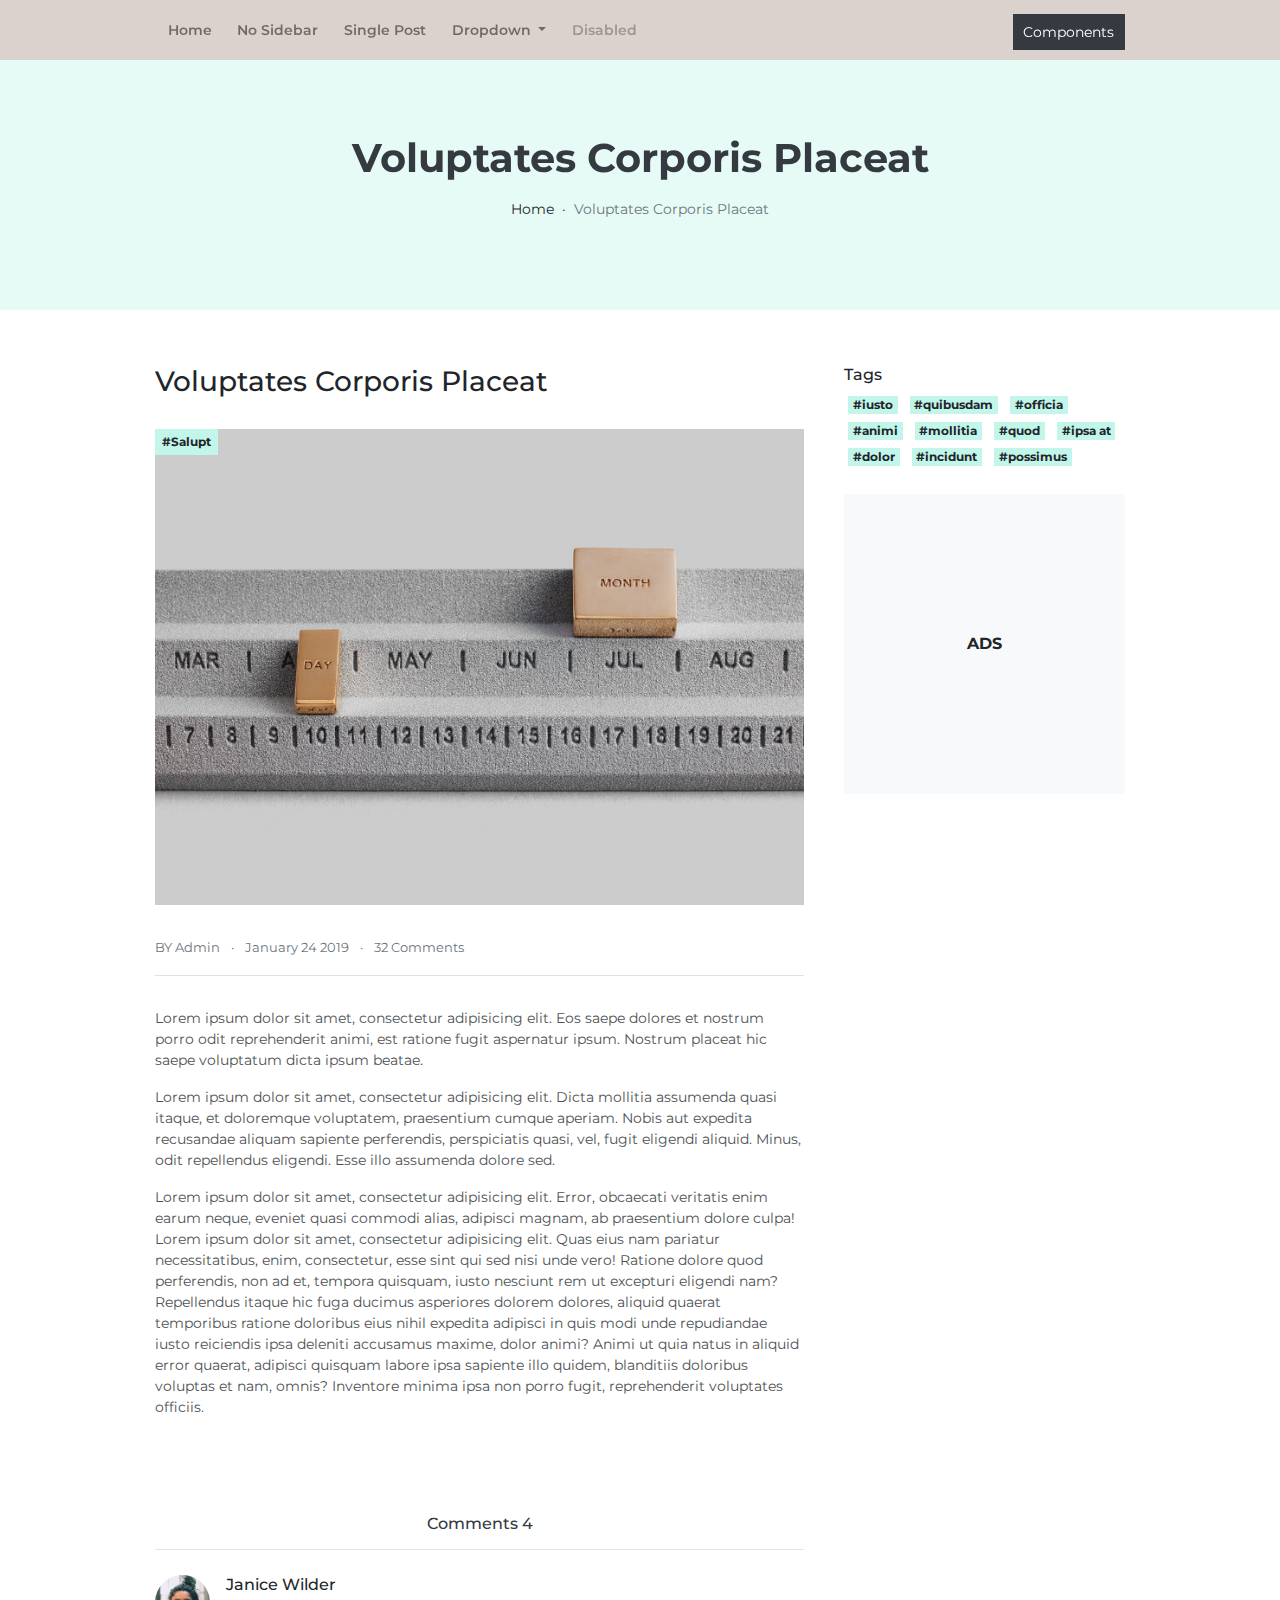
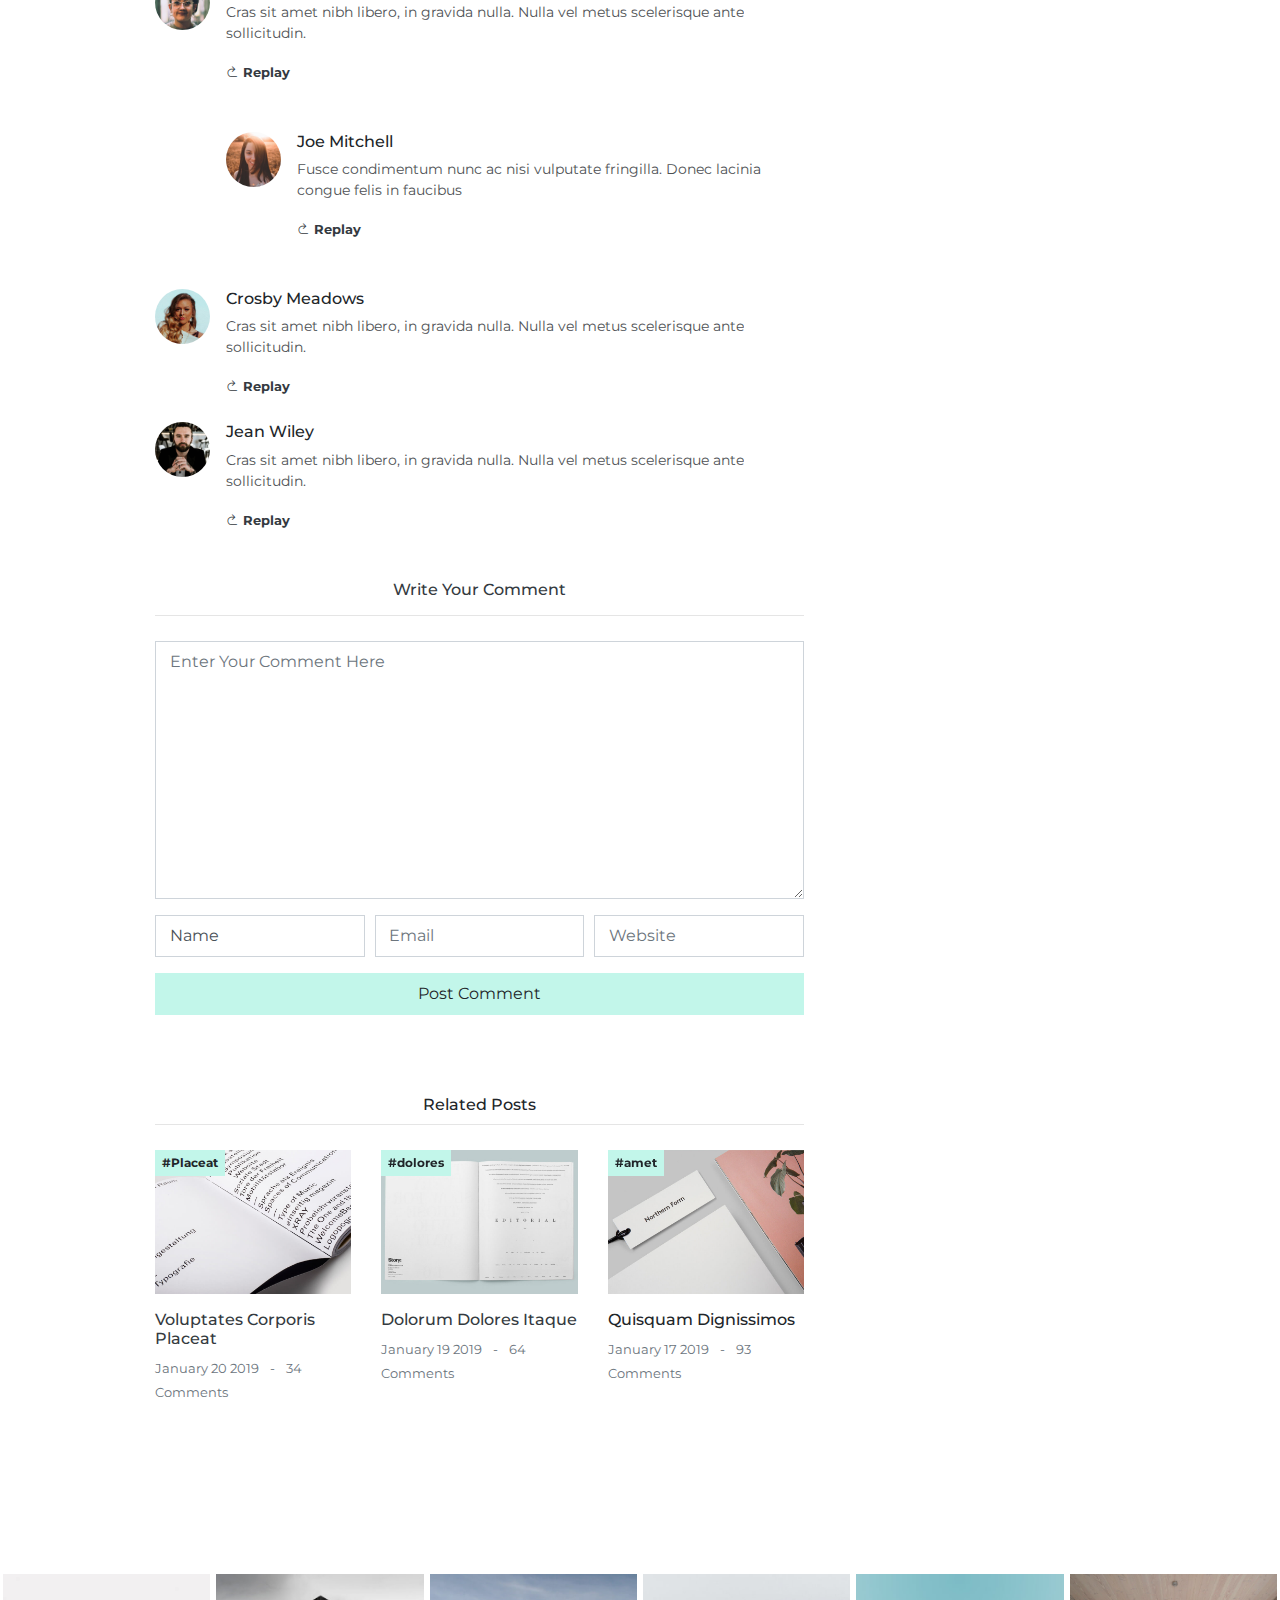
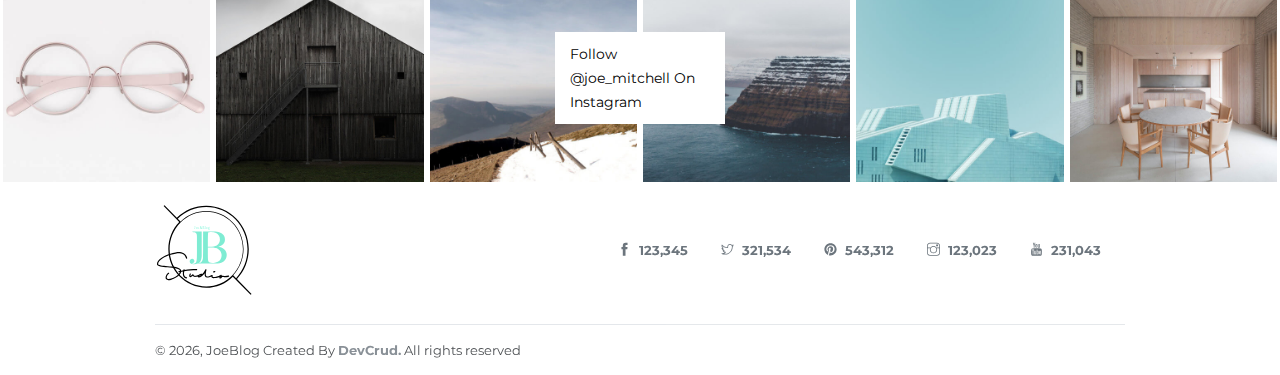
<file: public_html/single-post.html>
<!DOCTYPE html>
<html lang="en">
<head>
	<meta charset="utf-8">
    <meta name="viewport" content="width=device-width, initial-scale=1, shrink-to-fit=no">
    <meta name="description" content="Start your development with JoeBLog landing page.">
    <meta name="author" content="Devcrud">
    <title>JoeBLog | Free Bootstrap 4.3.x template</title>
    <!-- font icons -->
    <link rel="stylesheet" href="assets/vendors/themify-icons/css/themify-icons.css">
    <!-- Bootstrap + JoeBLog main styles -->
	<link rel="stylesheet" href="assets/css/joeblog.css">
</head>
<body data-spy="scroll" data-target=".navbar" data-offset="40" id="home">
    
    <!-- Page Second Navigation -->
    <nav class="navbar custom-navbar navbar-expand-md navbar-light bg-primary sticky-top">
        <div class="container">
            <button class="navbar-toggler ml-auto" type="button" data-toggle="collapse" data-target="#navbarSupportedContent" aria-controls="navbarSupportedContent" aria-expanded="false" aria-label="Toggle navigation">
                <span class="navbar-toggler-icon"></span>
            </button>
            <div class="collapse navbar-collapse" id="navbarSupportedContent">
                <ul class="navbar-nav">                     
                    <li class="nav-item">
                        <a class="nav-link" href="index.html">Home</a>
                    </li>
                    <li class="nav-item">
                        <a class="nav-link" href="no-sidebar.html">No Sidebar</a>
                    </li>
                    <li class="nav-item">
                        <a class="nav-link" href="single-post.html">Single Post</a>
                    </li>
                    <li class="nav-item dropdown">
                        <a class="nav-link dropdown-toggle" href="#" id="navbarDropdown" role="button" data-toggle="dropdown" aria-haspopup="true" aria-expanded="false">
                            Dropdown
                        </a>
                        <div class="dropdown-menu" aria-labelledby="navbarDropdown">
                            <a class="dropdown-item" href="#">Action</a>
                            <a class="dropdown-item" href="#">Another action</a>
                            <div class="dropdown-divider"></div>
                            <a class="dropdown-item" href="#">Something else here</a>
                        </div>
                    </li>
                    <li class="nav-item">
                        <a class="nav-link disabled" href="#">Disabled</a>
                    </li>
                </ul>
                <div class="navbar-nav ml-auto">
                    <li class="nav-item">
                        <a href="components.html" class="ml-4 btn btn-dark mt-1 btn-sm">Components</a>
                    </li>
                </div>
            </div>
        </div>
    </nav>
    <!-- End Of Page Second Navigation -->

    <!-- Page Header -->
    <header class="page-header page-header-mini">
        <h1 class="title">Voluptates Corporis Placeat</h1>
        <ol class="breadcrumb pb-0">
            <li class="breadcrumb-item"><a href="index.html">Home</a></li>
            <li class="breadcrumb-item active" aria-current="page">Voluptates Corporis Placeat</li>
        </ol>
    </header>
    <!-- End Of Page Header -->

    <section class="container">
        <div class="page-container">
            <div class="page-content">
                <div class="card">
                    <div class="card-header pt-0">
                        <h3 class="card-title mb-4">Voluptates Corporis Placeat</h3>
                        <div class="blog-media mb-4">
                            <img src="assets/imgs/blog-6.jpg" alt="" class="w-100">
                            <a href="#" class="badge badge-primary">#Salupt</a> 
                        </div>  
                        <small class="small text-muted">
                            <a href="#" class="text-muted">BY Admin</a>
                            <span class="px-2">·</span>
                            <span>January 24 2019</span>
                            <span class="px-2">·</span>
                            <a href="#" class="text-muted">32 Comments</a>
                        </small>
                    </div>
                    <div class="card-body border-top">
                        <p class="my-3">Lorem ipsum dolor sit amet, consectetur adipisicing elit. Eos saepe dolores et nostrum porro odit reprehenderit animi, est ratione fugit aspernatur ipsum. Nostrum placeat hic saepe voluptatum dicta ipsum beatae.</p> 
                        <p>Lorem ipsum dolor sit amet, consectetur adipisicing elit. Dicta mollitia assumenda quasi itaque, et doloremque voluptatem, praesentium cumque aperiam. Nobis aut expedita recusandae aliquam sapiente perferendis, perspiciatis quasi, vel, fugit eligendi aliquid. Minus, odit repellendus eligendi. Esse illo assumenda dolore sed.</p>

                        <p>Lorem ipsum dolor sit amet, consectetur adipisicing elit. Error, obcaecati veritatis enim earum neque, eveniet quasi commodi alias, adipisci magnam, ab praesentium dolore culpa!
                        Lorem ipsum dolor sit amet, consectetur adipisicing elit. Quas eius nam pariatur necessitatibus, enim, consectetur, esse sint qui sed nisi unde vero! Ratione dolore quod perferendis, non ad et, tempora quisquam, iusto nesciunt rem ut excepturi eligendi nam? Repellendus itaque hic fuga ducimus asperiores dolorem dolores, aliquid quaerat temporibus ratione doloribus eius nihil expedita adipisci in quis modi unde repudiandae iusto reiciendis ipsa deleniti accusamus maxime, dolor animi? Animi ut quia natus in aliquid error quaerat, adipisci quisquam labore ipsa sapiente illo quidem, blanditiis doloribus voluptas et nam, omnis? Inventore minima ipsa non porro fugit, reprehenderit voluptates officiis.</p>
                    </div>
                    
                    <div class="card-footer">
                         <h6 class="mt-5 mb-3 text-center"><a href="#" class="text-dark">Comments 4</a></h6>
                        <hr>
                        <div class="media">
                            <img src="assets/imgs/avatar-1.jpg" class="mr-3 thumb-sm rounded-circle" alt="...">
                            <div class="media-body">
                                <h6 class="mt-0">Janice Wilder</h6>
                                <p>Cras sit amet nibh libero, in gravida nulla. Nulla vel metus scelerisque ante sollicitudin.</p>
                                <a href="#" class="text-dark small font-weight-bold"><i class="ti-back-right"></i> Replay</a>
                                <div class="media mt-5">
                                    <a class="mr-3" href="#">
                                    <img src="assets/imgs/avatar.jpg" class="thumb-sm rounded-circle" alt="...">
                                    </a>
                                    <div class="media-body align-items-center">
                                        <h6 class="mt-0">Joe Mitchell</h6>
                                        <p>Fusce condimentum nunc ac nisi vulputate fringilla. Donec lacinia congue felis in faucibus</p>
                                        <a href="#" class="text-dark small font-weight-bold"><i class="ti-back-right"></i> Replay</a>

                                    </div>
                                </div>
                            </div>
                        </div>
                        <div class="media mt-5">
                            <img src="assets/imgs/avatar-2.jpg" class="mr-3 thumb-sm rounded-circle" alt="...">
                            <div class="media-body">
                                <h6 class="mt-0">Crosby Meadows</h6>
                                <p>Cras sit amet nibh libero, in gravida nulla. Nulla vel metus scelerisque ante sollicitudin.</p>
                                <a href="#" class="text-dark small font-weight-bold"><i class="ti-back-right"></i> Replay</a>
                            </div>
                        </div>
                        <div class="media mt-4">
                            <img src="assets/imgs/avatar-3.jpg" class="mr-3 thumb-sm rounded-circle" alt="...">
                            <div class="media-body">
                                <h6 class="mt-0">Jean Wiley</h6>
                                <p>Cras sit amet nibh libero, in gravida nulla. Nulla vel metus scelerisque ante sollicitudin.</p>
                                <a href="#" class="text-dark small font-weight-bold"><i class="ti-back-right"></i> Replay</a>
                            </div>
                        </div>

                        <h6 class="mt-5 mb-3 text-center"><a href="#" class="text-dark">Write Your Comment</a></h6>
                        <hr>
                        <form>
                            <div class="form-row">
                                <div class="col-12 form-group">
                                    <textarea name="" id="" cols="30" rows="10" class="form-control" placeholder="Enter Your Comment Here"></textarea>
                                </div>
                                <div class="col-sm-4 form-group">
                                    <input type="text" class="form-control" value="Name">
                                </div>
                                <div class="col-sm-4 form-group">
                                    <input type="email" class="form-control" placeholder="Email">
                                </div>
                                <div class="col-sm-4 form-group">
                                    <input type="url" class="form-control" placeholder="Website">
                                </div>
                                <div class="form-group col-12">
                                    <button class="btn btn-primary btn-block">Post Comment</button>
                                </div>
                            </div>
                        </form>
                    </div>                  
                </div> 

                <h6 class="mt-5 text-center">Related Posts</h6>
                <hr>
                <div class="row">                       
                    <div class="col-md-6 col-lg-4">
                        <div class="card mb-5">
                            <div class="card-header p-0">                                   
                                <div class="blog-media">
                                    <img src="assets/imgs/blog-2.jpg" alt="" class="w-100">
                                    <a href="#" class="badge badge-primary">#Placeat</a>        
                                </div>  
                            </div>
                            <div class="card-body px-0">
                                <h6 class="card-title mb-2"><a href="#" class="text-dark">Voluptates Corporis Placeat</a></h6>  
                                <small class="small text-muted">January 20 2019 
                                    <span class="px-2">-</span>
                                    <a href="#" class="text-muted">34 Comments</a>
                                </small>
                            </div>                  
                        </div>
                    </div>
                    <div class="col-md-6 col-lg-4">
                        <div class="card mb-5">
                            <div class="card-header p-0">                                   
                                <div class="blog-media">
                                    <img src="assets/imgs/blog-3.jpg" alt="" class="w-100">
                                    <a href="#" class="badge badge-primary">#dolores</a>        
                                </div>  
                            </div>
                            <div class="card-body px-0">
                                <h6 class="card-title mb-2"><a herf="#" class="text-dark">Dolorum Dolores Itaque</a></h6>   
                                <small class="small text-muted">January 19 2019 
                                    <span class="px-2">-</span>
                                    <a href="#" class="text-muted">64 Comments</a>
                                </small>
                            </div>      
                        </div>
                    </div>
                    <div class="col-md-6 col-lg-4 d-none d-lg-block">
                        <div class="card mb-5">
                            <div class="card-header p-0">                                   
                                <div class="blog-media">
                                    <img src="assets/imgs/blog-4.jpg" alt="" class="w-100">
                                    <a href="#" class="badge badge-primary">#amet</a>       
                                </div>  
                            </div>
                            <div class="card-body px-0">
                                <h6 class="card-title mb-2">Quisquam Dignissimos</h6>   
                                <small class="small text-muted">January 17 2019 
                                    <span class="px-2">-</span>
                                    <a href="#" class="text-muted">93 Comments</a>
                                </small>
                            </div>  
                        </div>
                    </div>
                </div>
            </div>
            <!-- Sidebar -->
            <div class="page-sidebar">
                <h6 class=" ">Tags</h6>
                <a href="javascript:void(0)" class="badge badge-primary m-1">#iusto</a>
                <a href="javascript:void(0)" class="badge badge-primary m-1">#quibusdam</a>
                <a href="javascript:void(0)" class="badge badge-primary m-1">#officia</a>
                <a href="javascript:void(0)" class="badge badge-primary m-1">#animi</a>
                <a href="javascript:void(0)" class="badge badge-primary m-1">#mollitia</a>
                <a href="javascript:void(0)" class="badge badge-primary m-1">#quod</a>
                <a href="javascript:void(0)" class="badge badge-primary m-1">#ipsa at</a>
                <a href="javascript:void(0)" class="badge badge-primary m-1">#dolor</a>
                <a href="javascript:void(0)" class="badge badge-primary m-1">#incidunt</a>
                <a href="javascript:void(0)" class="badge badge-primary m-1">#possimus</a>
    
                <div class="ad-card d-flex text-center align-items-center justify-content-center mt-4">
                    <span href="#" class="font-weight-bold">ADS</span>
                </div>
            </div>
        </div>
    </section>

    <div class="instagram-wrapper mt-5">
        <div class="ig-id">
            <a href="javascript:void(0)">Follow @joe_mitchell On Instagram</a>
        </div>
        <a href="javascript:void(0)" class="insta-item">
            <img src="assets/imgs/insta-1.jpg" alt="" class="w-100">
            <div class="overlay">
                <span>
                    <i class="ti-heart"></i> 23
                </span>
                <span>
                    <i class="ti-comment"></i> 12
                </span>
            </div>
        </a>
        <a href="javascript:void(0)" class="insta-item">
            <img src="assets/imgs/insta-2.jpg" alt="" class="w-100">
            <div class="overlay">
                <span>
                    <i class="ti-heart"></i> 23
                </span>
                <span>
                    <i class="ti-comment"></i> 12
                </span>
            </div>
        </a>
        <a href="javascript:void(0)" class="insta-item">
            <img src="assets/imgs/insta-3.jpg" alt="" class="w-100">
            <div class="overlay">
                <span>
                    <i class="ti-heart"></i> 23
                </span>
                <span>
                    <i class="ti-comment"></i> 12
                </span>
            </div>
        </a>
        <a href="javascript:void(0)" class="insta-item">
            <img src="assets/imgs/insta-4.jpg" alt="" class="w-100">
            <div class="overlay">
                <span>
                    <i class="ti-heart"></i> 23
                </span>
                <span>
                    <i class="ti-comment"></i> 12
                </span>
            </div>
        </a>
        <a href="javascript:void(0)" class="insta-item">
            <img src="assets/imgs/insta-5.jpg" alt="" class="w-100">
            <div class="overlay">
                <span>
                    <i class="ti-heart"></i> 23
                </span>
                <span>
                    <i class="ti-comment"></i> 12
                </span>
            </div>
        </a>
        <a href="javascript:void(0)" class="insta-item">
            <img src="assets/imgs/insta-6.jpg" alt="" class="w-100">
            <div class="overlay">
                <span>
                    <i class="ti-heart"></i> 23
                </span>
                <span>
                    <i class="ti-comment"></i> 12
                </span>
            </div>
        </a>
    </div>

    <!-- Page Footer -->
    <footer class="page-footer">
        <div class="container">
            <div class="row align-items-center justify-content-between">
                <div class="col-md-3 text-center text-md-left mb-3 mb-md-0">
                    <img src="assets/imgs/logo.svg" alt="" class="logo">
                </div>
                <div class="col-md-9 text-center text-md-right">
                    <div class="socials">
                        <a href="javascript:void(0)" class="font-weight-bold text-muted mr-4"><i class="ti-facebook pr-1"></i> 123,345</a>
                        <a href="javascript:void(0)" class="font-weight-bold text-muted mr-4"><i class="ti-twitter pr-1"></i> 321,534</a>
                        <a href="javascript:void(0)" class="font-weight-bold text-muted mr-4"><i class="ti-pinterest-alt pr-1"></i> 543,312</a>
                        <a href="javascript:void(0)" class="font-weight-bold text-muted mr-4"><i class="ti-instagram pr-1"></i> 123,023</a>
                        <a href="javascript:void(0)" class="font-weight-bold text-muted mr-4"><i class="ti-youtube pr-1"></i> 231,043</a>
                    </div>
                </div>  
            </div>
            <p class="border-top mb-0 mt-4 pt-3 small">&copy; <script>document.write(new Date().getFullYear())</script>, JoeBlog Created By <a href="https://www.devcrud.com" class="text-muted font-weight-bold" target="_blank">DevCrud.</a>  All rights reserved </p> 
        </div>      
    </footer>
    <!-- End of Page Footer -->

	<!-- core  -->
    <script src="assets/vendors/jquery/jquery-3.4.1.js"></script>
    <script src="assets/vendors/bootstrap/bootstrap.bundle.js"></script>

    <!-- JoeBLog js -->
    <script src="assets/js/joeblog.js"></script>

</body>
</html>
</file>
<file: public_html/assets/vendors/themify-icons/css/themify-icons.css>
@font-face {
	font-family: 'themify';
	src:url("../fonts/themify.eot?-fvbane");
	src:url("../fonts/themify.eot?#iefix-fvbane") format("embedded-opentype"),
		url("../fonts/themify.woff?-fvbane") format("woff"),
		url("../fonts/themify.ttf?-fvbane") format("truetype"),
		url("../fonts/themify.svg?-fvbane#themify") format("svg");
	font-weight: normal;
	font-style: normal;
}

[class^="ti-"], [class*=" ti-"] {
	font-family: 'themify';
	speak: none;
	font-style: normal;
	font-weight: normal;
	font-variant: normal;
	text-transform: none;
	line-height: 1;

	/* Better Font Rendering =========== */
	-webkit-font-smoothing: antialiased;
	-moz-osx-font-smoothing: grayscale;
}

.ti-wand:before {
	content: "\e600";
}
.ti-volume:before {
	content: "\e601";
}
.ti-user:before {
	content: "\e602";
}
.ti-unlock:before {
	content: "\e603";
}
.ti-unlink:before {
	content: "\e604";
}
.ti-trash:before {
	content: "\e605";
}
.ti-thought:before {
	content: "\e606";
}
.ti-target:before {
	content: "\e607";
}
.ti-tag:before {
	content: "\e608";
}
.ti-tablet:before {
	content: "\e609";
}
.ti-star:before {
	content: "\e60a";
}
.ti-spray:before {
	content: "\e60b";
}
.ti-signal:before {
	content: "\e60c";
}
.ti-shopping-cart:before {
	content: "\e60d";
}
.ti-shopping-cart-full:before {
	content: "\e60e";
}
.ti-settings:before {
	content: "\e60f";
}
.ti-search:before {
	content: "\e610";
}
.ti-zoom-in:before {
	content: "\e611";
}
.ti-zoom-out:before {
	content: "\e612";
}
.ti-cut:before {
	content: "\e613";
}
.ti-ruler:before {
	content: "\e614";
}
.ti-ruler-pencil:before {
	content: "\e615";
}
.ti-ruler-alt:before {
	content: "\e616";
}
.ti-bookmark:before {
	content: "\e617";
}
.ti-bookmark-alt:before {
	content: "\e618";
}
.ti-reload:before {
	content: "\e619";
}
.ti-plus:before {
	content: "\e61a";
}
.ti-pin:before {
	content: "\e61b";
}
.ti-pencil:before {
	content: "\e61c";
}
.ti-pencil-alt:before {
	content: "\e61d";
}
.ti-paint-roller:before {
	content: "\e61e";
}
.ti-paint-bucket:before {
	content: "\e61f";
}
.ti-na:before {
	content: "\e620";
}
.ti-mobile:before {
	content: "\e621";
}
.ti-minus:before {
	content: "\e622";
}
.ti-medall:before {
	content: "\e623";
}
.ti-medall-alt:before {
	content: "\e624";
}
.ti-marker:before {
	content: "\e625";
}
.ti-marker-alt:before {
	content: "\e626";
}
.ti-arrow-up:before {
	content: "\e627";
}
.ti-arrow-right:before {
	content: "\e628";
}
.ti-arrow-left:before {
	content: "\e629";
}
.ti-arrow-down:before {
	content: "\e62a";
}
.ti-lock:before {
	content: "\e62b";
}
.ti-location-arrow:before {
	content: "\e62c";
}
.ti-link:before {
	content: "\e62d";
}
.ti-layout:before {
	content: "\e62e";
}
.ti-layers:before {
	content: "\e62f";
}
.ti-layers-alt:before {
	content: "\e630";
}
.ti-key:before {
	content: "\e631";
}
.ti-import:before {
	content: "\e632";
}
.ti-image:before {
	content: "\e633";
}
.ti-heart:before {
	content: "\e634";
}
.ti-heart-broken:before {
	content: "\e635";
}
.ti-hand-stop:before {
	content: "\e636";
}
.ti-hand-open:before {
	content: "\e637";
}
.ti-hand-drag:before {
	content: "\e638";
}
.ti-folder:before {
	content: "\e639";
}
.ti-flag:before {
	content: "\e63a";
}
.ti-flag-alt:before {
	content: "\e63b";
}
.ti-flag-alt-2:before {
	content: "\e63c";
}
.ti-eye:before {
	content: "\e63d";
}
.ti-export:before {
	content: "\e63e";
}
.ti-exchange-vertical:before {
	content: "\e63f";
}
.ti-desktop:before {
	content: "\e640";
}
.ti-cup:before {
	content: "\e641";
}
.ti-crown:before {
	content: "\e642";
}
.ti-comments:before {
	content: "\e643";
}
.ti-comment:before {
	content: "\e644";
}
.ti-comment-alt:before {
	content: "\e645";
}
.ti-close:before {
	content: "\e646";
}
.ti-clip:before {
	content: "\e647";
}
.ti-angle-up:before {
	content: "\e648";
}
.ti-angle-right:before {
	content: "\e649";
}
.ti-angle-left:before {
	content: "\e64a";
}
.ti-angle-down:before {
	content: "\e64b";
}
.ti-check:before {
	content: "\e64c";
}
.ti-check-box:before {
	content: "\e64d";
}
.ti-camera:before {
	content: "\e64e";
}
.ti-announcement:before {
	content: "\e64f";
}
.ti-brush:before {
	content: "\e650";
}
.ti-briefcase:before {
	content: "\e651";
}
.ti-bolt:before {
	content: "\e652";
}
.ti-bolt-alt:before {
	content: "\e653";
}
.ti-blackboard:before {
	content: "\e654";
}
.ti-bag:before {
	content: "\e655";
}
.ti-move:before {
	content: "\e656";
}
.ti-arrows-vertical:before {
	content: "\e657";
}
.ti-arrows-horizontal:before {
	content: "\e658";
}
.ti-fullscreen:before {
	content: "\e659";
}
.ti-arrow-top-right:before {
	content: "\e65a";
}
.ti-arrow-top-left:before {
	content: "\e65b";
}
.ti-arrow-circle-up:before {
	content: "\e65c";
}
.ti-arrow-circle-right:before {
	content: "\e65d";
}
.ti-arrow-circle-left:before {
	content: "\e65e";
}
.ti-arrow-circle-down:before {
	content: "\e65f";
}
.ti-angle-double-up:before {
	content: "\e660";
}
.ti-angle-double-right:before {
	content: "\e661";
}
.ti-angle-double-left:before {
	content: "\e662";
}
.ti-angle-double-down:before {
	content: "\e663";
}
.ti-zip:before {
	content: "\e664";
}
.ti-world:before {
	content: "\e665";
}
.ti-wheelchair:before {
	content: "\e666";
}
.ti-view-list:before {
	content: "\e667";
}
.ti-view-list-alt:before {
	content: "\e668";
}
.ti-view-grid:before {
	content: "\e669";
}
.ti-uppercase:before {
	content: "\e66a";
}
.ti-upload:before {
	content: "\e66b";
}
.ti-underline:before {
	content: "\e66c";
}
.ti-truck:before {
	content: "\e66d";
}
.ti-timer:before {
	content: "\e66e";
}
.ti-ticket:before {
	content: "\e66f";
}
.ti-thumb-up:before {
	content: "\e670";
}
.ti-thumb-down:before {
	content: "\e671";
}
.ti-text:before {
	content: "\e672";
}
.ti-stats-up:before {
	content: "\e673";
}
.ti-stats-down:before {
	content: "\e674";
}
.ti-split-v:before {
	content: "\e675";
}
.ti-split-h:before {
	content: "\e676";
}
.ti-smallcap:before {
	content: "\e677";
}
.ti-shine:before {
	content: "\e678";
}
.ti-shift-right:before {
	content: "\e679";
}
.ti-shift-left:before {
	content: "\e67a";
}
.ti-shield:before {
	content: "\e67b";
}
.ti-notepad:before {
	content: "\e67c";
}
.ti-server:before {
	content: "\e67d";
}
.ti-quote-right:before {
	content: "\e67e";
}
.ti-quote-left:before {
	content: "\e67f";
}
.ti-pulse:before {
	content: "\e680";
}
.ti-printer:before {
	content: "\e681";
}
.ti-power-off:before {
	content: "\e682";
}
.ti-plug:before {
	content: "\e683";
}
.ti-pie-chart:before {
	content: "\e684";
}
.ti-paragraph:before {
	content: "\e685";
}
.ti-panel:before {
	content: "\e686";
}
.ti-package:before {
	content: "\e687";
}
.ti-music:before {
	content: "\e688";
}
.ti-music-alt:before {
	content: "\e689";
}
.ti-mouse:before {
	content: "\e68a";
}
.ti-mouse-alt:before {
	content: "\e68b";
}
.ti-money:before {
	content: "\e68c";
}
.ti-microphone:before {
	content: "\e68d";
}
.ti-menu:before {
	content: "\e68e";
}
.ti-menu-alt:before {
	content: "\e68f";
}
.ti-map:before {
	content: "\e690";
}
.ti-map-alt:before {
	content: "\e691";
}
.ti-loop:before {
	content: "\e692";
}
.ti-location-pin:before {
	content: "\e693";
}
.ti-list:before {
	content: "\e694";
}
.ti-light-bulb:before {
	content: "\e695";
}
.ti-Italic:before {
	content: "\e696";
}
.ti-info:before {
	content: "\e697";
}
.ti-infinite:before {
	content: "\e698";
}
.ti-id-badge:before {
	content: "\e699";
}
.ti-hummer:before {
	content: "\e69a";
}
.ti-home:before {
	content: "\e69b";
}
.ti-help:before {
	content: "\e69c";
}
.ti-headphone:before {
	content: "\e69d";
}
.ti-harddrives:before {
	content: "\e69e";
}
.ti-harddrive:before {
	content: "\e69f";
}
.ti-gift:before {
	content: "\e6a0";
}
.ti-game:before {
	content: "\e6a1";
}
.ti-filter:before {
	content: "\e6a2";
}
.ti-files:before {
	content: "\e6a3";
}
.ti-file:before {
	content: "\e6a4";
}
.ti-eraser:before {
	content: "\e6a5";
}
.ti-envelope:before {
	content: "\e6a6";
}
.ti-download:before {
	content: "\e6a7";
}
.ti-direction:before {
	content: "\e6a8";
}
.ti-direction-alt:before {
	content: "\e6a9";
}
.ti-dashboard:before {
	content: "\e6aa";
}
.ti-control-stop:before {
	content: "\e6ab";
}
.ti-control-shuffle:before {
	content: "\e6ac";
}
.ti-control-play:before {
	content: "\e6ad";
}
.ti-control-pause:before {
	content: "\e6ae";
}
.ti-control-forward:before {
	content: "\e6af";
}
.ti-control-backward:before {
	content: "\e6b0";
}
.ti-cloud:before {
	content: "\e6b1";
}
.ti-cloud-up:before {
	content: "\e6b2";
}
.ti-cloud-down:before {
	content: "\e6b3";
}
.ti-clipboard:before {
	content: "\e6b4";
}
.ti-car:before {
	content: "\e6b5";
}
.ti-calendar:before {
	content: "\e6b6";
}
.ti-book:before {
	content: "\e6b7";
}
.ti-bell:before {
	content: "\e6b8";
}
.ti-basketball:before {
	content: "\e6b9";
}
.ti-bar-chart:before {
	content: "\e6ba";
}
.ti-bar-chart-alt:before {
	content: "\e6bb";
}
.ti-back-right:before {
	content: "\e6bc";
}
.ti-back-left:before {
	content: "\e6bd";
}
.ti-arrows-corner:before {
	content: "\e6be";
}
.ti-archive:before {
	content: "\e6bf";
}
.ti-anchor:before {
	content: "\e6c0";
}
.ti-align-right:before {
	content: "\e6c1";
}
.ti-align-left:before {
	content: "\e6c2";
}
.ti-align-justify:before {
	content: "\e6c3";
}
.ti-align-center:before {
	content: "\e6c4";
}
.ti-alert:before {
	content: "\e6c5";
}
.ti-alarm-clock:before {
	content: "\e6c6";
}
.ti-agenda:before {
	content: "\e6c7";
}
.ti-write:before {
	content: "\e6c8";
}
.ti-window:before {
	content: "\e6c9";
}
.ti-widgetized:before {
	content: "\e6ca";
}
.ti-widget:before {
	content: "\e6cb";
}
.ti-widget-alt:before {
	content: "\e6cc";
}
.ti-wallet:before {
	content: "\e6cd";
}
.ti-video-clapper:before {
	content: "\e6ce";
}
.ti-video-camera:before {
	content: "\e6cf";
}
.ti-vector:before {
	content: "\e6d0";
}
.ti-themify-logo:before {
	content: "\e6d1";
}
.ti-themify-favicon:before {
	content: "\e6d2";
}
.ti-themify-favicon-alt:before {
	content: "\e6d3";
}
.ti-support:before {
	content: "\e6d4";
}
.ti-stamp:before {
	content: "\e6d5";
}
.ti-split-v-alt:before {
	content: "\e6d6";
}
.ti-slice:before {
	content: "\e6d7";
}
.ti-shortcode:before {
	content: "\e6d8";
}
.ti-shift-right-alt:before {
	content: "\e6d9";
}
.ti-shift-left-alt:before {
	content: "\e6da";
}
.ti-ruler-alt-2:before {
	content: "\e6db";
}
.ti-receipt:before {
	content: "\e6dc";
}
.ti-pin2:before {
	content: "\e6dd";
}
.ti-pin-alt:before {
	content: "\e6de";
}
.ti-pencil-alt2:before {
	content: "\e6df";
}
.ti-palette:before {
	content: "\e6e0";
}
.ti-more:before {
	content: "\e6e1";
}
.ti-more-alt:before {
	content: "\e6e2";
}
.ti-microphone-alt:before {
	content: "\e6e3";
}
.ti-magnet:before {
	content: "\e6e4";
}
.ti-line-double:before {
	content: "\e6e5";
}
.ti-line-dotted:before {
	content: "\e6e6";
}
.ti-line-dashed:before {
	content: "\e6e7";
}
.ti-layout-width-full:before {
	content: "\e6e8";
}
.ti-layout-width-default:before {
	content: "\e6e9";
}
.ti-layout-width-default-alt:before {
	content: "\e6ea";
}
.ti-layout-tab:before {
	content: "\e6eb";
}
.ti-layout-tab-window:before {
	content: "\e6ec";
}
.ti-layout-tab-v:before {
	content: "\e6ed";
}
.ti-layout-tab-min:before {
	content: "\e6ee";
}
.ti-layout-slider:before {
	content: "\e6ef";
}
.ti-layout-slider-alt:before {
	content: "\e6f0";
}
.ti-layout-sidebar-right:before {
	content: "\e6f1";
}
.ti-layout-sidebar-none:before {
	content: "\e6f2";
}
.ti-layout-sidebar-left:before {
	content: "\e6f3";
}
.ti-layout-placeholder:before {
	content: "\e6f4";
}
.ti-layout-menu:before {
	content: "\e6f5";
}
.ti-layout-menu-v:before {
	content: "\e6f6";
}
.ti-layout-menu-separated:before {
	content: "\e6f7";
}
.ti-layout-menu-full:before {
	content: "\e6f8";
}
.ti-layout-media-right-alt:before {
	content: "\e6f9";
}
.ti-layout-media-right:before {
	content: "\e6fa";
}
.ti-layout-media-overlay:before {
	content: "\e6fb";
}
.ti-layout-media-overlay-alt:before {
	content: "\e6fc";
}
.ti-layout-media-overlay-alt-2:before {
	content: "\e6fd";
}
.ti-layout-media-left-alt:before {
	content: "\e6fe";
}
.ti-layout-media-left:before {
	content: "\e6ff";
}
.ti-layout-media-center-alt:before {
	content: "\e700";
}
.ti-layout-media-center:before {
	content: "\e701";
}
.ti-layout-list-thumb:before {
	content: "\e702";
}
.ti-layout-list-thumb-alt:before {
	content: "\e703";
}
.ti-layout-list-post:before {
	content: "\e704";
}
.ti-layout-list-large-image:before {
	content: "\e705";
}
.ti-layout-line-solid:before {
	content: "\e706";
}
.ti-layout-grid4:before {
	content: "\e707";
}
.ti-layout-grid3:before {
	content: "\e708";
}
.ti-layout-grid2:before {
	content: "\e709";
}
.ti-layout-grid2-thumb:before {
	content: "\e70a";
}
.ti-layout-cta-right:before {
	content: "\e70b";
}
.ti-layout-cta-left:before {
	content: "\e70c";
}
.ti-layout-cta-center:before {
	content: "\e70d";
}
.ti-layout-cta-btn-right:before {
	content: "\e70e";
}
.ti-layout-cta-btn-left:before {
	content: "\e70f";
}
.ti-layout-column4:before {
	content: "\e710";
}
.ti-layout-column3:before {
	content: "\e711";
}
.ti-layout-column2:before {
	content: "\e712";
}
.ti-layout-accordion-separated:before {
	content: "\e713";
}
.ti-layout-accordion-merged:before {
	content: "\e714";
}
.ti-layout-accordion-list:before {
	content: "\e715";
}
.ti-ink-pen:before {
	content: "\e716";
}
.ti-info-alt:before {
	content: "\e717";
}
.ti-help-alt:before {
	content: "\e718";
}
.ti-headphone-alt:before {
	content: "\e719";
}
.ti-hand-point-up:before {
	content: "\e71a";
}
.ti-hand-point-right:before {
	content: "\e71b";
}
.ti-hand-point-left:before {
	content: "\e71c";
}
.ti-hand-point-down:before {
	content: "\e71d";
}
.ti-gallery:before {
	content: "\e71e";
}
.ti-face-smile:before {
	content: "\e71f";
}
.ti-face-sad:before {
	content: "\e720";
}
.ti-credit-card:before {
	content: "\e721";
}
.ti-control-skip-forward:before {
	content: "\e722";
}
.ti-control-skip-backward:before {
	content: "\e723";
}
.ti-control-record:before {
	content: "\e724";
}
.ti-control-eject:before {
	content: "\e725";
}
.ti-comments-smiley:before {
	content: "\e726";
}
.ti-brush-alt:before {
	content: "\e727";
}
.ti-youtube:before {
	content: "\e728";
}
.ti-vimeo:before {
	content: "\e729";
}
.ti-twitter:before {
	content: "\e72a";
}
.ti-time:before {
	content: "\e72b";
}
.ti-tumblr:before {
	content: "\e72c";
}
.ti-skype:before {
	content: "\e72d";
}
.ti-share:before {
	content: "\e72e";
}
.ti-share-alt:before {
	content: "\e72f";
}
.ti-rocket:before {
	content: "\e730";
}
.ti-pinterest:before {
	content: "\e731";
}
.ti-new-window:before {
	content: "\e732";
}
.ti-microsoft:before {
	content: "\e733";
}
.ti-list-ol:before {
	content: "\e734";
}
.ti-linkedin:before {
	content: "\e735";
}
.ti-layout-sidebar-2:before {
	content: "\e736";
}
.ti-layout-grid4-alt:before {
	content: "\e737";
}
.ti-layout-grid3-alt:before {
	content: "\e738";
}
.ti-layout-grid2-alt:before {
	content: "\e739";
}
.ti-layout-column4-alt:before {
	content: "\e73a";
}
.ti-layout-column3-alt:before {
	content: "\e73b";
}
.ti-layout-column2-alt:before {
	content: "\e73c";
}
.ti-instagram:before {
	content: "\e73d";
}
.ti-google:before {
	content: "\e73e";
}
.ti-github:before {
	content: "\e73f";
}
.ti-flickr:before {
	content: "\e740";
}
.ti-facebook:before {
	content: "\e741";
}
.ti-dropbox:before {
	content: "\e742";
}
.ti-dribbble:before {
	content: "\e743";
}
.ti-apple:before {
	content: "\e744";
}
.ti-android:before {
	content: "\e745";
}
.ti-save:before {
	content: "\e746";
}
.ti-save-alt:before {
	content: "\e747";
}
.ti-yahoo:before {
	content: "\e748";
}
.ti-wordpress:before {
	content: "\e749";
}
.ti-vimeo-alt:before {
	content: "\e74a";
}
.ti-twitter-alt:before {
	content: "\e74b";
}
.ti-tumblr-alt:before {
	content: "\e74c";
}
.ti-trello:before {
	content: "\e74d";
}
.ti-stack-overflow:before {
	content: "\e74e";
}
.ti-soundcloud:before {
	content: "\e74f";
}
.ti-sharethis:before {
	content: "\e750";
}
.ti-sharethis-alt:before {
	content: "\e751";
}
.ti-reddit:before {
	content: "\e752";
}
.ti-pinterest-alt:before {
	content: "\e753";
}
.ti-microsoft-alt:before {
	content: "\e754";
}
.ti-linux:before {
	content: "\e755";
}
.ti-jsfiddle:before {
	content: "\e756";
}
.ti-joomla:before {
	content: "\e757";
}
.ti-html5:before {
	content: "\e758";
}
.ti-flickr-alt:before {
	content: "\e759";
}
.ti-email:before {
	content: "\e75a";
}
.ti-drupal:before {
	content: "\e75b";
}
.ti-dropbox-alt:before {
	content: "\e75c";
}
.ti-css3:before {
	content: "\e75d";
}
.ti-rss:before {
	content: "\e75e";
}
.ti-rss-alt:before {
	content: "\e75f";
}
</file>
<file: public_html/assets/css/joeblog.css>
@charset "UTF-8";
/*!
=========================================================
* JoeBlog Landing page
=========================================================

* Copyright: 2019 DevCRUD (https://devcrud.com)
* Licensed: (https://devcrud.com/licenses)
* Coded by www.devcrud.com

=========================================================

* The above copyright notice and this permission notice shall be included in all copies or substantial portions of the Software.
*/
@import url("https://fonts.googleapis.com/css?family=Montserrat:100,100i,200,200i,300,300i,400,400i,500,500i,600,600i,700,700i,800,800i,900,900i");
:root {
  --blue: #007bff;
  --indigo: #6610f2;
  --purple: #6f42c1;
  --pink: #e83e8c;
  --red: #f9948d;
  --orange: #fd7e14;
  --yellow: #ffd54f;
  --green: #9ccc65;
  --teal: #c2f6ea;
  --cyan: #81d4fa;
  --white: #fff;
  --gray: #6c757d;
  --gray-dark: #343a40;
  --primary: #c2f6ea;
  --secondary: #adb5bd;
  --success: #9ccc65;
  --info: #81d4fa;
  --warning: #ffd54f;
  --danger: #f9948d;
  --light: #f8f9fa;
  --dark: #343a40;
  --breakpoint-xs: 0;
  --breakpoint-sm: 576px;
  --breakpoint-md: 768px;
  --breakpoint-lg: 992px;
  --breakpoint-xl: 1200px;
  --font-family-sans-serif: -apple-system, BlinkMacSystemFont, "Segoe UI", Roboto, "Helvetica Neue", Arial, sans-serif, "Apple Color Emoji", "Segoe UI Emoji", "Segoe UI Symbol", "Noto Color Emoji";
  --font-family-monospace: SFMono-Regular, Menlo, Monaco, Consolas, "Liberation Mono", "Courier New", monospace;
}

*,
*::before,
*::after {
  box-sizing: border-box;
}

html {
  font-family: sans-serif;
  line-height: 1.15;
  -webkit-text-size-adjust: 100%;
  -webkit-tap-highlight-color: rgba(0, 0, 0, 0);
}

article, aside, figcaption, figure, footer, header, hgroup, main, nav, section {
  display: block;
}

body {
  margin: 0;
  font-family: "Montserrat", sans-serif;
  font-size: 1rem;
  font-weight: 400;
  line-height: 1.5;
  color: #212529;
  text-align: left;
  background-color: #fff;
}

[tabindex="-1"]:focus {
  outline: 0 !important;
}

hr {
  box-sizing: content-box;
  height: 0;
  overflow: visible;
}

h1, h2, h3, h4, h5, h6 {
  margin-top: 0;
  margin-bottom: 0.5rem;
}

p {
  margin-top: 0;
  margin-bottom: 1rem;
}

abbr[title],
abbr[data-original-title] {
  text-decoration: underline;
  -webkit-text-decoration: underline dotted;
          text-decoration: underline dotted;
  cursor: help;
  border-bottom: 0;
  -webkit-text-decoration-skip-ink: none;
          text-decoration-skip-ink: none;
}

address {
  margin-bottom: 1rem;
  font-style: normal;
  line-height: inherit;
}

ol,
ul,
dl {
  margin-top: 0;
  margin-bottom: 1rem;
}

ol ol,
ul ul,
ol ul,
ul ol {
  margin-bottom: 0;
}

dt {
  font-weight: 700;
}

dd {
  margin-bottom: .5rem;
  margin-left: 0;
}

blockquote {
  margin: 0 0 1rem;
}

b,
strong {
  font-weight: bolder;
}

small {
  font-size: 80%;
}

sub,
sup {
  position: relative;
  font-size: 75%;
  line-height: 0;
  vertical-align: baseline;
}

sub {
  bottom: -.25em;
}

sup {
  top: -.5em;
}

a {
  color: #c2f6ea;
  text-decoration: none;
  background-color: transparent;
}

a:hover {
  color: #7fecd3;
  text-decoration: none;
}

a:not([href]):not([tabindex]) {
  color: inherit;
  text-decoration: none;
}

a:not([href]):not([tabindex]):hover, a:not([href]):not([tabindex]):focus {
  color: inherit;
  text-decoration: none;
}

a:not([href]):not([tabindex]):focus {
  outline: 0;
}

pre,
code,
kbd,
samp {
  font-family: SFMono-Regular, Menlo, Monaco, Consolas, "Liberation Mono", "Courier New", monospace;
  font-size: 1em;
}

pre {
  margin-top: 0;
  margin-bottom: 1rem;
  overflow: auto;
}

figure {
  margin: 0 0 1rem;
}

img {
  vertical-align: middle;
  border-style: none;
}

svg {
  overflow: hidden;
  vertical-align: middle;
}

table {
  border-collapse: collapse;
}

caption {
  padding-top: 0.75rem;
  padding-bottom: 0.75rem;
  color: #6c757d;
  text-align: left;
  caption-side: bottom;
}

th {
  text-align: inherit;
}

label {
  display: inline-block;
  margin-bottom: 0.5rem;
}

button {
  border-radius: 0;
}

button:focus {
  outline: 1px dotted;
  outline: 5px auto -webkit-focus-ring-color;
}

input,
button,
select,
optgroup,
textarea {
  margin: 0;
  font-family: inherit;
  font-size: inherit;
  line-height: inherit;
}

button,
input {
  overflow: visible;
}

button,
select {
  text-transform: none;
}

select {
  word-wrap: normal;
}

button,
[type="button"],
[type="reset"],
[type="submit"] {
  -webkit-appearance: button;
}

button:not(:disabled),
[type="button"]:not(:disabled),
[type="reset"]:not(:disabled),
[type="submit"]:not(:disabled) {
  cursor: pointer;
}

button::-moz-focus-inner,
[type="button"]::-moz-focus-inner,
[type="reset"]::-moz-focus-inner,
[type="submit"]::-moz-focus-inner {
  padding: 0;
  border-style: none;
}

input[type="radio"],
input[type="checkbox"] {
  box-sizing: border-box;
  padding: 0;
}

input[type="date"],
input[type="time"],
input[type="datetime-local"],
input[type="month"] {
  -webkit-appearance: listbox;
}

textarea {
  overflow: auto;
  resize: vertical;
}

fieldset {
  min-width: 0;
  padding: 0;
  margin: 0;
  border: 0;
}

legend {
  display: block;
  width: 100%;
  max-width: 100%;
  padding: 0;
  margin-bottom: .5rem;
  font-size: 1.5rem;
  line-height: inherit;
  color: inherit;
  white-space: normal;
}

progress {
  vertical-align: baseline;
}

[type="number"]::-webkit-inner-spin-button,
[type="number"]::-webkit-outer-spin-button {
  height: auto;
}

[type="search"] {
  outline-offset: -2px;
  -webkit-appearance: none;
}

[type="search"]::-webkit-search-decoration {
  -webkit-appearance: none;
}

::-webkit-file-upload-button {
  font: inherit;
  -webkit-appearance: button;
}

output {
  display: inline-block;
}

summary {
  display: list-item;
  cursor: pointer;
}

template {
  display: none;
}

[hidden] {
  display: none !important;
}

h1, h2, h3, h4, h5, h6,
.h1, .h2, .h3, .h4, .h5, .h6 {
  margin-bottom: 0.5rem;
  font-weight: 500;
  line-height: 1.2;
}

h1, .h1 {
  font-size: 2.5rem;
}

h2, .h2 {
  font-size: 2rem;
}

h3, .h3 {
  font-size: 1.75rem;
}

h4, .h4 {
  font-size: 1.5rem;
}

h5, .h5 {
  font-size: 1.25rem;
}

h6, .h6 {
  font-size: 1rem;
}

.lead {
  font-size: 1.25rem;
  font-weight: 300;
}

.display-1 {
  font-size: 6rem;
  font-weight: 300;
  line-height: 1.2;
}

.display-2 {
  font-size: 5.5rem;
  font-weight: 300;
  line-height: 1.2;
}

.display-3 {
  font-size: 4.5rem;
  font-weight: 300;
  line-height: 1.2;
}

.display-4 {
  font-size: 3.5rem;
  font-weight: 300;
  line-height: 1.2;
}

hr {
  margin-top: 1rem;
  margin-bottom: 1rem;
  border: 0;
  border-top: 1px solid rgba(0, 0, 0, 0.1);
}

small,
.small {
  font-size: 80%;
  font-weight: 400;
}

mark,
.mark {
  padding: 0.2em;
  background-color: #fcf8e3;
}

.list-unstyled {
  padding-left: 0;
  list-style: none;
}

.list-inline {
  padding-left: 0;
  list-style: none;
}

.list-inline-item {
  display: inline-block;
}

.list-inline-item:not(:last-child) {
  margin-right: 0.5rem;
}

.initialism {
  font-size: 90%;
  text-transform: uppercase;
}

.blockquote {
  margin-bottom: 1rem;
  font-size: 1.25rem;
}

.blockquote-footer {
  display: block;
  font-size: 80%;
  color: #6c757d;
}

.blockquote-footer::before {
  content: "\2014\00A0";
}

.img-fluid {
  max-width: 100%;
  height: auto;
}

.img-thumbnail {
  padding: 0.25rem;
  background-color: #fff;
  border: 1px solid #dee2e6;
  border-radius: 0rem;
  max-width: 100%;
  height: auto;
}

.figure {
  display: inline-block;
}

.figure-img {
  margin-bottom: 0.5rem;
  line-height: 1;
}

.figure-caption {
  font-size: 90%;
  color: #6c757d;
}

code {
  font-size: 87.5%;
  color: #e83e8c;
  word-break: break-word;
}

a > code {
  color: inherit;
}

kbd {
  padding: 0.2rem 0.4rem;
  font-size: 87.5%;
  color: #fff;
  background-color: #212529;
  border-radius: 0rem;
}

kbd kbd {
  padding: 0;
  font-size: 100%;
  font-weight: 700;
}

pre {
  display: block;
  font-size: 87.5%;
  color: #212529;
}

pre code {
  font-size: inherit;
  color: inherit;
  word-break: normal;
}

.pre-scrollable {
  max-height: 340px;
  overflow-y: scroll;
}

.container {
  width: 100%;
  padding-right: 15px;
  padding-left: 15px;
  margin-right: auto;
  margin-left: auto;
}

@media (min-width: 576px) {
  .container {
    max-width: 540px;
  }
}

@media (min-width: 768px) {
  .container {
    max-width: 720px;
  }
}

@media (min-width: 992px) {
  .container {
    max-width: 960px;
  }
}

@media (min-width: 1200px) {
  .container {
    max-width: 1140px;
  }
}

.container-fluid {
  width: 100%;
  padding-right: 15px;
  padding-left: 15px;
  margin-right: auto;
  margin-left: auto;
}

.row {
  display: -webkit-box;
  display: -webkit-flex;
  display: -ms-flexbox;
  display: flex;
  -webkit-flex-wrap: wrap;
      -ms-flex-wrap: wrap;
          flex-wrap: wrap;
  margin-right: -15px;
  margin-left: -15px;
}

.no-gutters {
  margin-right: 0;
  margin-left: 0;
}

.no-gutters > .col,
.no-gutters > [class*="col-"] {
  padding-right: 0;
  padding-left: 0;
}

.col-1, .col-2, .col-3, .col-4, .col-5, .col-6, .col-7, .col-8, .col-9, .col-10, .col-11, .col-12, .col,
.col-auto, .col-sm-1, .col-sm-2, .col-sm-3, .col-sm-4, .col-sm-5, .col-sm-6, .col-sm-7, .col-sm-8, .col-sm-9, .col-sm-10, .col-sm-11, .col-sm-12, .col-sm,
.col-sm-auto, .col-md-1, .col-md-2, .col-md-3, .col-md-4, .col-md-5, .col-md-6, .col-md-7, .col-md-8, .col-md-9, .col-md-10, .col-md-11, .col-md-12, .col-md,
.col-md-auto, .col-lg-1, .col-lg-2, .col-lg-3, .col-lg-4, .col-lg-5, .col-lg-6, .col-lg-7, .col-lg-8, .col-lg-9, .col-lg-10, .col-lg-11, .col-lg-12, .col-lg,
.col-lg-auto, .col-xl-1, .col-xl-2, .col-xl-3, .col-xl-4, .col-xl-5, .col-xl-6, .col-xl-7, .col-xl-8, .col-xl-9, .col-xl-10, .col-xl-11, .col-xl-12, .col-xl,
.col-xl-auto {
  position: relative;
  width: 100%;
  padding-right: 15px;
  padding-left: 15px;
}

.col {
  -webkit-flex-basis: 0;
      -ms-flex-preferred-size: 0;
          flex-basis: 0;
  -webkit-box-flex: 1;
  -webkit-flex-grow: 1;
      -ms-flex-positive: 1;
          flex-grow: 1;
  max-width: 100%;
}

.col-auto {
  -webkit-box-flex: 0;
  -webkit-flex: 0 0 auto;
      -ms-flex: 0 0 auto;
          flex: 0 0 auto;
  width: auto;
  max-width: 100%;
}

.col-1 {
  -webkit-box-flex: 0;
  -webkit-flex: 0 0 8.33333%;
      -ms-flex: 0 0 8.33333%;
          flex: 0 0 8.33333%;
  max-width: 8.33333%;
}

.col-2 {
  -webkit-box-flex: 0;
  -webkit-flex: 0 0 16.66667%;
      -ms-flex: 0 0 16.66667%;
          flex: 0 0 16.66667%;
  max-width: 16.66667%;
}

.col-3 {
  -webkit-box-flex: 0;
  -webkit-flex: 0 0 25%;
      -ms-flex: 0 0 25%;
          flex: 0 0 25%;
  max-width: 25%;
}

.col-4 {
  -webkit-box-flex: 0;
  -webkit-flex: 0 0 33.33333%;
      -ms-flex: 0 0 33.33333%;
          flex: 0 0 33.33333%;
  max-width: 33.33333%;
}

.col-5 {
  -webkit-box-flex: 0;
  -webkit-flex: 0 0 41.66667%;
      -ms-flex: 0 0 41.66667%;
          flex: 0 0 41.66667%;
  max-width: 41.66667%;
}

.col-6 {
  -webkit-box-flex: 0;
  -webkit-flex: 0 0 50%;
      -ms-flex: 0 0 50%;
          flex: 0 0 50%;
  max-width: 50%;
}

.col-7 {
  -webkit-box-flex: 0;
  -webkit-flex: 0 0 58.33333%;
      -ms-flex: 0 0 58.33333%;
          flex: 0 0 58.33333%;
  max-width: 58.33333%;
}

.col-8 {
  -webkit-box-flex: 0;
  -webkit-flex: 0 0 66.66667%;
      -ms-flex: 0 0 66.66667%;
          flex: 0 0 66.66667%;
  max-width: 66.66667%;
}

.col-9 {
  -webkit-box-flex: 0;
  -webkit-flex: 0 0 75%;
      -ms-flex: 0 0 75%;
          flex: 0 0 75%;
  max-width: 75%;
}

.col-10 {
  -webkit-box-flex: 0;
  -webkit-flex: 0 0 83.33333%;
      -ms-flex: 0 0 83.33333%;
          flex: 0 0 83.33333%;
  max-width: 83.33333%;
}

.col-11 {
  -webkit-box-flex: 0;
  -webkit-flex: 0 0 91.66667%;
      -ms-flex: 0 0 91.66667%;
          flex: 0 0 91.66667%;
  max-width: 91.66667%;
}

.col-12 {
  -webkit-box-flex: 0;
  -webkit-flex: 0 0 100%;
      -ms-flex: 0 0 100%;
          flex: 0 0 100%;
  max-width: 100%;
}

.order-first {
  -webkit-box-ordinal-group: 0;
  -webkit-order: -1;
      -ms-flex-order: -1;
          order: -1;
}

.order-last {
  -webkit-box-ordinal-group: 14;
  -webkit-order: 13;
      -ms-flex-order: 13;
          order: 13;
}

.order-0 {
  -webkit-box-ordinal-group: 1;
  -webkit-order: 0;
      -ms-flex-order: 0;
          order: 0;
}

.order-1 {
  -webkit-box-ordinal-group: 2;
  -webkit-order: 1;
      -ms-flex-order: 1;
          order: 1;
}

.order-2 {
  -webkit-box-ordinal-group: 3;
  -webkit-order: 2;
      -ms-flex-order: 2;
          order: 2;
}

.order-3 {
  -webkit-box-ordinal-group: 4;
  -webkit-order: 3;
      -ms-flex-order: 3;
          order: 3;
}

.order-4 {
  -webkit-box-ordinal-group: 5;
  -webkit-order: 4;
      -ms-flex-order: 4;
          order: 4;
}

.order-5 {
  -webkit-box-ordinal-group: 6;
  -webkit-order: 5;
      -ms-flex-order: 5;
          order: 5;
}

.order-6 {
  -webkit-box-ordinal-group: 7;
  -webkit-order: 6;
      -ms-flex-order: 6;
          order: 6;
}

.order-7 {
  -webkit-box-ordinal-group: 8;
  -webkit-order: 7;
      -ms-flex-order: 7;
          order: 7;
}

.order-8 {
  -webkit-box-ordinal-group: 9;
  -webkit-order: 8;
      -ms-flex-order: 8;
          order: 8;
}

.order-9 {
  -webkit-box-ordinal-group: 10;
  -webkit-order: 9;
      -ms-flex-order: 9;
          order: 9;
}

.order-10 {
  -webkit-box-ordinal-group: 11;
  -webkit-order: 10;
      -ms-flex-order: 10;
          order: 10;
}

.order-11 {
  -webkit-box-ordinal-group: 12;
  -webkit-order: 11;
      -ms-flex-order: 11;
          order: 11;
}

.order-12 {
  -webkit-box-ordinal-group: 13;
  -webkit-order: 12;
      -ms-flex-order: 12;
          order: 12;
}

.offset-1 {
  margin-left: 8.33333%;
}

.offset-2 {
  margin-left: 16.66667%;
}

.offset-3 {
  margin-left: 25%;
}

.offset-4 {
  margin-left: 33.33333%;
}

.offset-5 {
  margin-left: 41.66667%;
}

.offset-6 {
  margin-left: 50%;
}

.offset-7 {
  margin-left: 58.33333%;
}

.offset-8 {
  margin-left: 66.66667%;
}

.offset-9 {
  margin-left: 75%;
}

.offset-10 {
  margin-left: 83.33333%;
}

.offset-11 {
  margin-left: 91.66667%;
}

@media (min-width: 576px) {
  .col-sm {
    -webkit-flex-basis: 0;
        -ms-flex-preferred-size: 0;
            flex-basis: 0;
    -webkit-box-flex: 1;
    -webkit-flex-grow: 1;
        -ms-flex-positive: 1;
            flex-grow: 1;
    max-width: 100%;
  }
  .col-sm-auto {
    -webkit-box-flex: 0;
    -webkit-flex: 0 0 auto;
        -ms-flex: 0 0 auto;
            flex: 0 0 auto;
    width: auto;
    max-width: 100%;
  }
  .col-sm-1 {
    -webkit-box-flex: 0;
    -webkit-flex: 0 0 8.33333%;
        -ms-flex: 0 0 8.33333%;
            flex: 0 0 8.33333%;
    max-width: 8.33333%;
  }
  .col-sm-2 {
    -webkit-box-flex: 0;
    -webkit-flex: 0 0 16.66667%;
        -ms-flex: 0 0 16.66667%;
            flex: 0 0 16.66667%;
    max-width: 16.66667%;
  }
  .col-sm-3 {
    -webkit-box-flex: 0;
    -webkit-flex: 0 0 25%;
        -ms-flex: 0 0 25%;
            flex: 0 0 25%;
    max-width: 25%;
  }
  .col-sm-4 {
    -webkit-box-flex: 0;
    -webkit-flex: 0 0 33.33333%;
        -ms-flex: 0 0 33.33333%;
            flex: 0 0 33.33333%;
    max-width: 33.33333%;
  }
  .col-sm-5 {
    -webkit-box-flex: 0;
    -webkit-flex: 0 0 41.66667%;
        -ms-flex: 0 0 41.66667%;
            flex: 0 0 41.66667%;
    max-width: 41.66667%;
  }
  .col-sm-6 {
    -webkit-box-flex: 0;
    -webkit-flex: 0 0 50%;
        -ms-flex: 0 0 50%;
            flex: 0 0 50%;
    max-width: 50%;
  }
  .col-sm-7 {
    -webkit-box-flex: 0;
    -webkit-flex: 0 0 58.33333%;
        -ms-flex: 0 0 58.33333%;
            flex: 0 0 58.33333%;
    max-width: 58.33333%;
  }
  .col-sm-8 {
    -webkit-box-flex: 0;
    -webkit-flex: 0 0 66.66667%;
        -ms-flex: 0 0 66.66667%;
            flex: 0 0 66.66667%;
    max-width: 66.66667%;
  }
  .col-sm-9 {
    -webkit-box-flex: 0;
    -webkit-flex: 0 0 75%;
        -ms-flex: 0 0 75%;
            flex: 0 0 75%;
    max-width: 75%;
  }
  .col-sm-10 {
    -webkit-box-flex: 0;
    -webkit-flex: 0 0 83.33333%;
        -ms-flex: 0 0 83.33333%;
            flex: 0 0 83.33333%;
    max-width: 83.33333%;
  }
  .col-sm-11 {
    -webkit-box-flex: 0;
    -webkit-flex: 0 0 91.66667%;
        -ms-flex: 0 0 91.66667%;
            flex: 0 0 91.66667%;
    max-width: 91.66667%;
  }
  .col-sm-12 {
    -webkit-box-flex: 0;
    -webkit-flex: 0 0 100%;
        -ms-flex: 0 0 100%;
            flex: 0 0 100%;
    max-width: 100%;
  }
  .order-sm-first {
    -webkit-box-ordinal-group: 0;
    -webkit-order: -1;
        -ms-flex-order: -1;
            order: -1;
  }
  .order-sm-last {
    -webkit-box-ordinal-group: 14;
    -webkit-order: 13;
        -ms-flex-order: 13;
            order: 13;
  }
  .order-sm-0 {
    -webkit-box-ordinal-group: 1;
    -webkit-order: 0;
        -ms-flex-order: 0;
            order: 0;
  }
  .order-sm-1 {
    -webkit-box-ordinal-group: 2;
    -webkit-order: 1;
        -ms-flex-order: 1;
            order: 1;
  }
  .order-sm-2 {
    -webkit-box-ordinal-group: 3;
    -webkit-order: 2;
        -ms-flex-order: 2;
            order: 2;
  }
  .order-sm-3 {
    -webkit-box-ordinal-group: 4;
    -webkit-order: 3;
        -ms-flex-order: 3;
            order: 3;
  }
  .order-sm-4 {
    -webkit-box-ordinal-group: 5;
    -webkit-order: 4;
        -ms-flex-order: 4;
            order: 4;
  }
  .order-sm-5 {
    -webkit-box-ordinal-group: 6;
    -webkit-order: 5;
        -ms-flex-order: 5;
            order: 5;
  }
  .order-sm-6 {
    -webkit-box-ordinal-group: 7;
    -webkit-order: 6;
        -ms-flex-order: 6;
            order: 6;
  }
  .order-sm-7 {
    -webkit-box-ordinal-group: 8;
    -webkit-order: 7;
        -ms-flex-order: 7;
            order: 7;
  }
  .order-sm-8 {
    -webkit-box-ordinal-group: 9;
    -webkit-order: 8;
        -ms-flex-order: 8;
            order: 8;
  }
  .order-sm-9 {
    -webkit-box-ordinal-group: 10;
    -webkit-order: 9;
        -ms-flex-order: 9;
            order: 9;
  }
  .order-sm-10 {
    -webkit-box-ordinal-group: 11;
    -webkit-order: 10;
        -ms-flex-order: 10;
            order: 10;
  }
  .order-sm-11 {
    -webkit-box-ordinal-group: 12;
    -webkit-order: 11;
        -ms-flex-order: 11;
            order: 11;
  }
  .order-sm-12 {
    -webkit-box-ordinal-group: 13;
    -webkit-order: 12;
        -ms-flex-order: 12;
            order: 12;
  }
  .offset-sm-0 {
    margin-left: 0;
  }
  .offset-sm-1 {
    margin-left: 8.33333%;
  }
  .offset-sm-2 {
    margin-left: 16.66667%;
  }
  .offset-sm-3 {
    margin-left: 25%;
  }
  .offset-sm-4 {
    margin-left: 33.33333%;
  }
  .offset-sm-5 {
    margin-left: 41.66667%;
  }
  .offset-sm-6 {
    margin-left: 50%;
  }
  .offset-sm-7 {
    margin-left: 58.33333%;
  }
  .offset-sm-8 {
    margin-left: 66.66667%;
  }
  .offset-sm-9 {
    margin-left: 75%;
  }
  .offset-sm-10 {
    margin-left: 83.33333%;
  }
  .offset-sm-11 {
    margin-left: 91.66667%;
  }
}

@media (min-width: 768px) {
  .col-md {
    -webkit-flex-basis: 0;
        -ms-flex-preferred-size: 0;
            flex-basis: 0;
    -webkit-box-flex: 1;
    -webkit-flex-grow: 1;
        -ms-flex-positive: 1;
            flex-grow: 1;
    max-width: 100%;
  }
  .col-md-auto {
    -webkit-box-flex: 0;
    -webkit-flex: 0 0 auto;
        -ms-flex: 0 0 auto;
            flex: 0 0 auto;
    width: auto;
    max-width: 100%;
  }
  .col-md-1 {
    -webkit-box-flex: 0;
    -webkit-flex: 0 0 8.33333%;
        -ms-flex: 0 0 8.33333%;
            flex: 0 0 8.33333%;
    max-width: 8.33333%;
  }
  .col-md-2 {
    -webkit-box-flex: 0;
    -webkit-flex: 0 0 16.66667%;
        -ms-flex: 0 0 16.66667%;
            flex: 0 0 16.66667%;
    max-width: 16.66667%;
  }
  .col-md-3 {
    -webkit-box-flex: 0;
    -webkit-flex: 0 0 25%;
        -ms-flex: 0 0 25%;
            flex: 0 0 25%;
    max-width: 25%;
  }
  .col-md-4 {
    -webkit-box-flex: 0;
    -webkit-flex: 0 0 33.33333%;
        -ms-flex: 0 0 33.33333%;
            flex: 0 0 33.33333%;
    max-width: 33.33333%;
  }
  .col-md-5 {
    -webkit-box-flex: 0;
    -webkit-flex: 0 0 41.66667%;
        -ms-flex: 0 0 41.66667%;
            flex: 0 0 41.66667%;
    max-width: 41.66667%;
  }
  .col-md-6 {
    -webkit-box-flex: 0;
    -webkit-flex: 0 0 50%;
        -ms-flex: 0 0 50%;
            flex: 0 0 50%;
    max-width: 50%;
  }
  .col-md-7 {
    -webkit-box-flex: 0;
    -webkit-flex: 0 0 58.33333%;
        -ms-flex: 0 0 58.33333%;
            flex: 0 0 58.33333%;
    max-width: 58.33333%;
  }
  .col-md-8 {
    -webkit-box-flex: 0;
    -webkit-flex: 0 0 66.66667%;
        -ms-flex: 0 0 66.66667%;
            flex: 0 0 66.66667%;
    max-width: 66.66667%;
  }
  .col-md-9 {
    -webkit-box-flex: 0;
    -webkit-flex: 0 0 75%;
        -ms-flex: 0 0 75%;
            flex: 0 0 75%;
    max-width: 75%;
  }
  .col-md-10 {
    -webkit-box-flex: 0;
    -webkit-flex: 0 0 83.33333%;
        -ms-flex: 0 0 83.33333%;
            flex: 0 0 83.33333%;
    max-width: 83.33333%;
  }
  .col-md-11 {
    -webkit-box-flex: 0;
    -webkit-flex: 0 0 91.66667%;
        -ms-flex: 0 0 91.66667%;
            flex: 0 0 91.66667%;
    max-width: 91.66667%;
  }
  .col-md-12 {
    -webkit-box-flex: 0;
    -webkit-flex: 0 0 100%;
        -ms-flex: 0 0 100%;
            flex: 0 0 100%;
    max-width: 100%;
  }
  .order-md-first {
    -webkit-box-ordinal-group: 0;
    -webkit-order: -1;
        -ms-flex-order: -1;
            order: -1;
  }
  .order-md-last {
    -webkit-box-ordinal-group: 14;
    -webkit-order: 13;
        -ms-flex-order: 13;
            order: 13;
  }
  .order-md-0 {
    -webkit-box-ordinal-group: 1;
    -webkit-order: 0;
        -ms-flex-order: 0;
            order: 0;
  }
  .order-md-1 {
    -webkit-box-ordinal-group: 2;
    -webkit-order: 1;
        -ms-flex-order: 1;
            order: 1;
  }
  .order-md-2 {
    -webkit-box-ordinal-group: 3;
    -webkit-order: 2;
        -ms-flex-order: 2;
            order: 2;
  }
  .order-md-3 {
    -webkit-box-ordinal-group: 4;
    -webkit-order: 3;
        -ms-flex-order: 3;
            order: 3;
  }
  .order-md-4 {
    -webkit-box-ordinal-group: 5;
    -webkit-order: 4;
        -ms-flex-order: 4;
            order: 4;
  }
  .order-md-5 {
    -webkit-box-ordinal-group: 6;
    -webkit-order: 5;
        -ms-flex-order: 5;
            order: 5;
  }
  .order-md-6 {
    -webkit-box-ordinal-group: 7;
    -webkit-order: 6;
        -ms-flex-order: 6;
            order: 6;
  }
  .order-md-7 {
    -webkit-box-ordinal-group: 8;
    -webkit-order: 7;
        -ms-flex-order: 7;
            order: 7;
  }
  .order-md-8 {
    -webkit-box-ordinal-group: 9;
    -webkit-order: 8;
        -ms-flex-order: 8;
            order: 8;
  }
  .order-md-9 {
    -webkit-box-ordinal-group: 10;
    -webkit-order: 9;
        -ms-flex-order: 9;
            order: 9;
  }
  .order-md-10 {
    -webkit-box-ordinal-group: 11;
    -webkit-order: 10;
        -ms-flex-order: 10;
            order: 10;
  }
  .order-md-11 {
    -webkit-box-ordinal-group: 12;
    -webkit-order: 11;
        -ms-flex-order: 11;
            order: 11;
  }
  .order-md-12 {
    -webkit-box-ordinal-group: 13;
    -webkit-order: 12;
        -ms-flex-order: 12;
            order: 12;
  }
  .offset-md-0 {
    margin-left: 0;
  }
  .offset-md-1 {
    margin-left: 8.33333%;
  }
  .offset-md-2 {
    margin-left: 16.66667%;
  }
  .offset-md-3 {
    margin-left: 25%;
  }
  .offset-md-4 {
    margin-left: 33.33333%;
  }
  .offset-md-5 {
    margin-left: 41.66667%;
  }
  .offset-md-6 {
    margin-left: 50%;
  }
  .offset-md-7 {
    margin-left: 58.33333%;
  }
  .offset-md-8 {
    margin-left: 66.66667%;
  }
  .offset-md-9 {
    margin-left: 75%;
  }
  .offset-md-10 {
    margin-left: 83.33333%;
  }
  .offset-md-11 {
    margin-left: 91.66667%;
  }
}

@media (min-width: 992px) {
  .col-lg {
    -webkit-flex-basis: 0;
        -ms-flex-preferred-size: 0;
            flex-basis: 0;
    -webkit-box-flex: 1;
    -webkit-flex-grow: 1;
        -ms-flex-positive: 1;
            flex-grow: 1;
    max-width: 100%;
  }
  .col-lg-auto {
    -webkit-box-flex: 0;
    -webkit-flex: 0 0 auto;
        -ms-flex: 0 0 auto;
            flex: 0 0 auto;
    width: auto;
    max-width: 100%;
  }
  .col-lg-1 {
    -webkit-box-flex: 0;
    -webkit-flex: 0 0 8.33333%;
        -ms-flex: 0 0 8.33333%;
            flex: 0 0 8.33333%;
    max-width: 8.33333%;
  }
  .col-lg-2 {
    -webkit-box-flex: 0;
    -webkit-flex: 0 0 16.66667%;
        -ms-flex: 0 0 16.66667%;
            flex: 0 0 16.66667%;
    max-width: 16.66667%;
  }
  .col-lg-3 {
    -webkit-box-flex: 0;
    -webkit-flex: 0 0 25%;
        -ms-flex: 0 0 25%;
            flex: 0 0 25%;
    max-width: 25%;
  }
  .col-lg-4 {
    -webkit-box-flex: 0;
    -webkit-flex: 0 0 33.33333%;
        -ms-flex: 0 0 33.33333%;
            flex: 0 0 33.33333%;
    max-width: 33.33333%;
  }
  .col-lg-5 {
    -webkit-box-flex: 0;
    -webkit-flex: 0 0 41.66667%;
        -ms-flex: 0 0 41.66667%;
            flex: 0 0 41.66667%;
    max-width: 41.66667%;
  }
  .col-lg-6 {
    -webkit-box-flex: 0;
    -webkit-flex: 0 0 50%;
        -ms-flex: 0 0 50%;
            flex: 0 0 50%;
    max-width: 50%;
  }
  .col-lg-7 {
    -webkit-box-flex: 0;
    -webkit-flex: 0 0 58.33333%;
        -ms-flex: 0 0 58.33333%;
            flex: 0 0 58.33333%;
    max-width: 58.33333%;
  }
  .col-lg-8 {
    -webkit-box-flex: 0;
    -webkit-flex: 0 0 66.66667%;
        -ms-flex: 0 0 66.66667%;
            flex: 0 0 66.66667%;
    max-width: 66.66667%;
  }
  .col-lg-9 {
    -webkit-box-flex: 0;
    -webkit-flex: 0 0 75%;
        -ms-flex: 0 0 75%;
            flex: 0 0 75%;
    max-width: 75%;
  }
  .col-lg-10 {
    -webkit-box-flex: 0;
    -webkit-flex: 0 0 83.33333%;
        -ms-flex: 0 0 83.33333%;
            flex: 0 0 83.33333%;
    max-width: 83.33333%;
  }
  .col-lg-11 {
    -webkit-box-flex: 0;
    -webkit-flex: 0 0 91.66667%;
        -ms-flex: 0 0 91.66667%;
            flex: 0 0 91.66667%;
    max-width: 91.66667%;
  }
  .col-lg-12 {
    -webkit-box-flex: 0;
    -webkit-flex: 0 0 100%;
        -ms-flex: 0 0 100%;
            flex: 0 0 100%;
    max-width: 100%;
  }
  .order-lg-first {
    -webkit-box-ordinal-group: 0;
    -webkit-order: -1;
        -ms-flex-order: -1;
            order: -1;
  }
  .order-lg-last {
    -webkit-box-ordinal-group: 14;
    -webkit-order: 13;
        -ms-flex-order: 13;
            order: 13;
  }
  .order-lg-0 {
    -webkit-box-ordinal-group: 1;
    -webkit-order: 0;
        -ms-flex-order: 0;
            order: 0;
  }
  .order-lg-1 {
    -webkit-box-ordinal-group: 2;
    -webkit-order: 1;
        -ms-flex-order: 1;
            order: 1;
  }
  .order-lg-2 {
    -webkit-box-ordinal-group: 3;
    -webkit-order: 2;
        -ms-flex-order: 2;
            order: 2;
  }
  .order-lg-3 {
    -webkit-box-ordinal-group: 4;
    -webkit-order: 3;
        -ms-flex-order: 3;
            order: 3;
  }
  .order-lg-4 {
    -webkit-box-ordinal-group: 5;
    -webkit-order: 4;
        -ms-flex-order: 4;
            order: 4;
  }
  .order-lg-5 {
    -webkit-box-ordinal-group: 6;
    -webkit-order: 5;
        -ms-flex-order: 5;
            order: 5;
  }
  .order-lg-6 {
    -webkit-box-ordinal-group: 7;
    -webkit-order: 6;
        -ms-flex-order: 6;
            order: 6;
  }
  .order-lg-7 {
    -webkit-box-ordinal-group: 8;
    -webkit-order: 7;
        -ms-flex-order: 7;
            order: 7;
  }
  .order-lg-8 {
    -webkit-box-ordinal-group: 9;
    -webkit-order: 8;
        -ms-flex-order: 8;
            order: 8;
  }
  .order-lg-9 {
    -webkit-box-ordinal-group: 10;
    -webkit-order: 9;
        -ms-flex-order: 9;
            order: 9;
  }
  .order-lg-10 {
    -webkit-box-ordinal-group: 11;
    -webkit-order: 10;
        -ms-flex-order: 10;
            order: 10;
  }
  .order-lg-11 {
    -webkit-box-ordinal-group: 12;
    -webkit-order: 11;
        -ms-flex-order: 11;
            order: 11;
  }
  .order-lg-12 {
    -webkit-box-ordinal-group: 13;
    -webkit-order: 12;
        -ms-flex-order: 12;
            order: 12;
  }
  .offset-lg-0 {
    margin-left: 0;
  }
  .offset-lg-1 {
    margin-left: 8.33333%;
  }
  .offset-lg-2 {
    margin-left: 16.66667%;
  }
  .offset-lg-3 {
    margin-left: 25%;
  }
  .offset-lg-4 {
    margin-left: 33.33333%;
  }
  .offset-lg-5 {
    margin-left: 41.66667%;
  }
  .offset-lg-6 {
    margin-left: 50%;
  }
  .offset-lg-7 {
    margin-left: 58.33333%;
  }
  .offset-lg-8 {
    margin-left: 66.66667%;
  }
  .offset-lg-9 {
    margin-left: 75%;
  }
  .offset-lg-10 {
    margin-left: 83.33333%;
  }
  .offset-lg-11 {
    margin-left: 91.66667%;
  }
}

@media (min-width: 1200px) {
  .col-xl {
    -webkit-flex-basis: 0;
        -ms-flex-preferred-size: 0;
            flex-basis: 0;
    -webkit-box-flex: 1;
    -webkit-flex-grow: 1;
        -ms-flex-positive: 1;
            flex-grow: 1;
    max-width: 100%;
  }
  .col-xl-auto {
    -webkit-box-flex: 0;
    -webkit-flex: 0 0 auto;
        -ms-flex: 0 0 auto;
            flex: 0 0 auto;
    width: auto;
    max-width: 100%;
  }
  .col-xl-1 {
    -webkit-box-flex: 0;
    -webkit-flex: 0 0 8.33333%;
        -ms-flex: 0 0 8.33333%;
            flex: 0 0 8.33333%;
    max-width: 8.33333%;
  }
  .col-xl-2 {
    -webkit-box-flex: 0;
    -webkit-flex: 0 0 16.66667%;
        -ms-flex: 0 0 16.66667%;
            flex: 0 0 16.66667%;
    max-width: 16.66667%;
  }
  .col-xl-3 {
    -webkit-box-flex: 0;
    -webkit-flex: 0 0 25%;
        -ms-flex: 0 0 25%;
            flex: 0 0 25%;
    max-width: 25%;
  }
  .col-xl-4 {
    -webkit-box-flex: 0;
    -webkit-flex: 0 0 33.33333%;
        -ms-flex: 0 0 33.33333%;
            flex: 0 0 33.33333%;
    max-width: 33.33333%;
  }
  .col-xl-5 {
    -webkit-box-flex: 0;
    -webkit-flex: 0 0 41.66667%;
        -ms-flex: 0 0 41.66667%;
            flex: 0 0 41.66667%;
    max-width: 41.66667%;
  }
  .col-xl-6 {
    -webkit-box-flex: 0;
    -webkit-flex: 0 0 50%;
        -ms-flex: 0 0 50%;
            flex: 0 0 50%;
    max-width: 50%;
  }
  .col-xl-7 {
    -webkit-box-flex: 0;
    -webkit-flex: 0 0 58.33333%;
        -ms-flex: 0 0 58.33333%;
            flex: 0 0 58.33333%;
    max-width: 58.33333%;
  }
  .col-xl-8 {
    -webkit-box-flex: 0;
    -webkit-flex: 0 0 66.66667%;
        -ms-flex: 0 0 66.66667%;
            flex: 0 0 66.66667%;
    max-width: 66.66667%;
  }
  .col-xl-9 {
    -webkit-box-flex: 0;
    -webkit-flex: 0 0 75%;
        -ms-flex: 0 0 75%;
            flex: 0 0 75%;
    max-width: 75%;
  }
  .col-xl-10 {
    -webkit-box-flex: 0;
    -webkit-flex: 0 0 83.33333%;
        -ms-flex: 0 0 83.33333%;
            flex: 0 0 83.33333%;
    max-width: 83.33333%;
  }
  .col-xl-11 {
    -webkit-box-flex: 0;
    -webkit-flex: 0 0 91.66667%;
        -ms-flex: 0 0 91.66667%;
            flex: 0 0 91.66667%;
    max-width: 91.66667%;
  }
  .col-xl-12 {
    -webkit-box-flex: 0;
    -webkit-flex: 0 0 100%;
        -ms-flex: 0 0 100%;
            flex: 0 0 100%;
    max-width: 100%;
  }
  .order-xl-first {
    -webkit-box-ordinal-group: 0;
    -webkit-order: -1;
        -ms-flex-order: -1;
            order: -1;
  }
  .order-xl-last {
    -webkit-box-ordinal-group: 14;
    -webkit-order: 13;
        -ms-flex-order: 13;
            order: 13;
  }
  .order-xl-0 {
    -webkit-box-ordinal-group: 1;
    -webkit-order: 0;
        -ms-flex-order: 0;
            order: 0;
  }
  .order-xl-1 {
    -webkit-box-ordinal-group: 2;
    -webkit-order: 1;
        -ms-flex-order: 1;
            order: 1;
  }
  .order-xl-2 {
    -webkit-box-ordinal-group: 3;
    -webkit-order: 2;
        -ms-flex-order: 2;
            order: 2;
  }
  .order-xl-3 {
    -webkit-box-ordinal-group: 4;
    -webkit-order: 3;
        -ms-flex-order: 3;
            order: 3;
  }
  .order-xl-4 {
    -webkit-box-ordinal-group: 5;
    -webkit-order: 4;
        -ms-flex-order: 4;
            order: 4;
  }
  .order-xl-5 {
    -webkit-box-ordinal-group: 6;
    -webkit-order: 5;
        -ms-flex-order: 5;
            order: 5;
  }
  .order-xl-6 {
    -webkit-box-ordinal-group: 7;
    -webkit-order: 6;
        -ms-flex-order: 6;
            order: 6;
  }
  .order-xl-7 {
    -webkit-box-ordinal-group: 8;
    -webkit-order: 7;
        -ms-flex-order: 7;
            order: 7;
  }
  .order-xl-8 {
    -webkit-box-ordinal-group: 9;
    -webkit-order: 8;
        -ms-flex-order: 8;
            order: 8;
  }
  .order-xl-9 {
    -webkit-box-ordinal-group: 10;
    -webkit-order: 9;
        -ms-flex-order: 9;
            order: 9;
  }
  .order-xl-10 {
    -webkit-box-ordinal-group: 11;
    -webkit-order: 10;
        -ms-flex-order: 10;
            order: 10;
  }
  .order-xl-11 {
    -webkit-box-ordinal-group: 12;
    -webkit-order: 11;
        -ms-flex-order: 11;
            order: 11;
  }
  .order-xl-12 {
    -webkit-box-ordinal-group: 13;
    -webkit-order: 12;
        -ms-flex-order: 12;
            order: 12;
  }
  .offset-xl-0 {
    margin-left: 0;
  }
  .offset-xl-1 {
    margin-left: 8.33333%;
  }
  .offset-xl-2 {
    margin-left: 16.66667%;
  }
  .offset-xl-3 {
    margin-left: 25%;
  }
  .offset-xl-4 {
    margin-left: 33.33333%;
  }
  .offset-xl-5 {
    margin-left: 41.66667%;
  }
  .offset-xl-6 {
    margin-left: 50%;
  }
  .offset-xl-7 {
    margin-left: 58.33333%;
  }
  .offset-xl-8 {
    margin-left: 66.66667%;
  }
  .offset-xl-9 {
    margin-left: 75%;
  }
  .offset-xl-10 {
    margin-left: 83.33333%;
  }
  .offset-xl-11 {
    margin-left: 91.66667%;
  }
}

.table {
  width: 100%;
  margin-bottom: 1rem;
  color: #212529;
}

.table th,
.table td {
  padding: 0.75rem;
  vertical-align: top;
  border-top: 1px solid #dee2e6;
}

.table thead th {
  vertical-align: bottom;
  border-bottom: 2px solid #dee2e6;
}

.table tbody + tbody {
  border-top: 2px solid #dee2e6;
}

.table-sm th,
.table-sm td {
  padding: 0.3rem;
}

.table-bordered {
  border: 1px solid #dee2e6;
}

.table-bordered th,
.table-bordered td {
  border: 1px solid #dee2e6;
}

.table-bordered thead th,
.table-bordered thead td {
  border-bottom-width: 2px;
}

.table-borderless th,
.table-borderless td,
.table-borderless thead th,
.table-borderless tbody + tbody {
  border: 0;
}

.table-striped tbody tr:nth-of-type(odd) {
  background-color: rgba(0, 0, 0, 0.05);
}

.table-hover tbody tr:hover {
  color: #212529;
  background-color: rgba(0, 0, 0, 0.075);
}

.table-primary,
.table-primary > th,
.table-primary > td {
  background-color: #eefcf9;
}

.table-primary th,
.table-primary td,
.table-primary thead th,
.table-primary tbody + tbody {
  border-color: #dffaf4;
}

.table-hover .table-primary:hover {
  background-color: #d8f8f1;
}

.table-hover .table-primary:hover > td,
.table-hover .table-primary:hover > th {
  background-color: #d8f8f1;
}

.table-secondary,
.table-secondary > th,
.table-secondary > td {
  background-color: #e8eaed;
}

.table-secondary th,
.table-secondary td,
.table-secondary thead th,
.table-secondary tbody + tbody {
  border-color: #d4d9dd;
}

.table-hover .table-secondary:hover {
  background-color: #dadde2;
}

.table-hover .table-secondary:hover > td,
.table-hover .table-secondary:hover > th {
  background-color: #dadde2;
}

.table-success,
.table-success > th,
.table-success > td {
  background-color: #e3f1d4;
}

.table-success th,
.table-success td,
.table-success thead th,
.table-success tbody + tbody {
  border-color: #cce4af;
}

.table-hover .table-success:hover {
  background-color: #d6ebc1;
}

.table-hover .table-success:hover > td,
.table-hover .table-success:hover > th {
  background-color: #d6ebc1;
}

.table-info,
.table-info > th,
.table-info > td {
  background-color: #dcf3fe;
}

.table-info th,
.table-info td,
.table-info thead th,
.table-info tbody + tbody {
  border-color: #bde9fc;
}

.table-hover .table-info:hover {
  background-color: #c3ebfd;
}

.table-hover .table-info:hover > td,
.table-hover .table-info:hover > th {
  background-color: #c3ebfd;
}

.table-warning,
.table-warning > th,
.table-warning > td {
  background-color: #fff3ce;
}

.table-warning th,
.table-warning td,
.table-warning thead th,
.table-warning tbody + tbody {
  border-color: #ffe9a3;
}

.table-hover .table-warning:hover {
  background-color: #ffedb5;
}

.table-hover .table-warning:hover > td,
.table-hover .table-warning:hover > th {
  background-color: #ffedb5;
}

.table-danger,
.table-danger > th,
.table-danger > td {
  background-color: #fde1df;
}

.table-danger th,
.table-danger td,
.table-danger thead th,
.table-danger tbody + tbody {
  border-color: #fcc8c4;
}

.table-hover .table-danger:hover {
  background-color: #fccbc7;
}

.table-hover .table-danger:hover > td,
.table-hover .table-danger:hover > th {
  background-color: #fccbc7;
}

.table-light,
.table-light > th,
.table-light > td {
  background-color: #fdfdfe;
}

.table-light th,
.table-light td,
.table-light thead th,
.table-light tbody + tbody {
  border-color: #fbfcfc;
}

.table-hover .table-light:hover {
  background-color: #ececf6;
}

.table-hover .table-light:hover > td,
.table-hover .table-light:hover > th {
  background-color: #ececf6;
}

.table-dark,
.table-dark > th,
.table-dark > td {
  background-color: #c6c8ca;
}

.table-dark th,
.table-dark td,
.table-dark thead th,
.table-dark tbody + tbody {
  border-color: #95999c;
}

.table-hover .table-dark:hover {
  background-color: #b9bbbe;
}

.table-hover .table-dark:hover > td,
.table-hover .table-dark:hover > th {
  background-color: #b9bbbe;
}

.table-active,
.table-active > th,
.table-active > td {
  background-color: rgba(0, 0, 0, 0.075);
}

.table-hover .table-active:hover {
  background-color: rgba(0, 0, 0, 0.075);
}

.table-hover .table-active:hover > td,
.table-hover .table-active:hover > th {
  background-color: rgba(0, 0, 0, 0.075);
}

.table .thead-dark th {
  color: #fff;
  background-color: #343a40;
  border-color: #454d55;
}

.table .thead-light th {
  color: #495057;
  background-color: #e9ecef;
  border-color: #dee2e6;
}

.table-dark {
  color: #fff;
  background-color: #343a40;
}

.table-dark th,
.table-dark td,
.table-dark thead th {
  border-color: #454d55;
}

.table-dark.table-bordered {
  border: 0;
}

.table-dark.table-striped tbody tr:nth-of-type(odd) {
  background-color: rgba(255, 255, 255, 0.05);
}

.table-dark.table-hover tbody tr:hover {
  color: #fff;
  background-color: rgba(255, 255, 255, 0.075);
}

@media (max-width: 575.98px) {
  .table-responsive-sm {
    display: block;
    width: 100%;
    overflow-x: auto;
    -webkit-overflow-scrolling: touch;
  }
  .table-responsive-sm > .table-bordered {
    border: 0;
  }
}

@media (max-width: 767.98px) {
  .table-responsive-md {
    display: block;
    width: 100%;
    overflow-x: auto;
    -webkit-overflow-scrolling: touch;
  }
  .table-responsive-md > .table-bordered {
    border: 0;
  }
}

@media (max-width: 991.98px) {
  .table-responsive-lg {
    display: block;
    width: 100%;
    overflow-x: auto;
    -webkit-overflow-scrolling: touch;
  }
  .table-responsive-lg > .table-bordered {
    border: 0;
  }
}

@media (max-width: 1199.98px) {
  .table-responsive-xl {
    display: block;
    width: 100%;
    overflow-x: auto;
    -webkit-overflow-scrolling: touch;
  }
  .table-responsive-xl > .table-bordered {
    border: 0;
  }
}

.table-responsive {
  display: block;
  width: 100%;
  overflow-x: auto;
  -webkit-overflow-scrolling: touch;
}

.table-responsive > .table-bordered {
  border: 0;
}

.form-control {
  display: block;
  width: 100%;
  height: calc(1.5em + 1rem + 2px);
  padding: 0.5rem 0.85rem;
  font-size: 1rem;
  font-weight: 400;
  line-height: 1.5;
  color: #495057;
  background-color: #fff;
  background-clip: padding-box;
  border: 1px solid #ced4da;
  border-radius: 0rem;
  -webkit-transition: border-color 0.15s ease-in-out, box-shadow 0.15s ease-in-out;
  transition: border-color 0.15s ease-in-out, box-shadow 0.15s ease-in-out;
}

@media (prefers-reduced-motion: reduce) {
  .form-control {
    -webkit-transition: none;
    transition: none;
  }
}

.form-control::-ms-expand {
  background-color: transparent;
  border: 0;
}

.form-control:focus {
  color: #495057;
  background-color: #fff;
  border-color: white;
  outline: 0;
  box-shadow: 0 0 0 0.2rem rgba(194, 246, 234, 0.25);
}

.form-control::-webkit-input-placeholder {
  color: #6c757d;
  opacity: 1;
}

.form-control::-moz-placeholder {
  color: #6c757d;
  opacity: 1;
}

.form-control:-ms-input-placeholder {
  color: #6c757d;
  opacity: 1;
}

.form-control::-ms-input-placeholder {
  color: #6c757d;
  opacity: 1;
}

.form-control::placeholder {
  color: #6c757d;
  opacity: 1;
}

.form-control:disabled, .form-control[readonly] {
  background-color: #e9ecef;
  opacity: 1;
}

select.form-control:focus::-ms-value {
  color: #495057;
  background-color: #fff;
}

.form-control-file,
.form-control-range {
  display: block;
  width: 100%;
}

.col-form-label {
  padding-top: calc(0.5rem + 1px);
  padding-bottom: calc(0.5rem + 1px);
  margin-bottom: 0;
  font-size: inherit;
  line-height: 1.5;
}

.col-form-label-lg {
  padding-top: calc(0.5rem + 1px);
  padding-bottom: calc(0.5rem + 1px);
  font-size: 1.25rem;
  line-height: 1.5;
}

.col-form-label-sm {
  padding-top: calc(0.4rem + 1px);
  padding-bottom: calc(0.4rem + 1px);
  font-size: 0.875rem;
  line-height: 1.5;
}

.form-control-plaintext {
  display: block;
  width: 100%;
  padding-top: 0.5rem;
  padding-bottom: 0.5rem;
  margin-bottom: 0;
  line-height: 1.5;
  color: #212529;
  background-color: transparent;
  border: solid transparent;
  border-width: 1px 0;
}

.form-control-plaintext.form-control-sm, .form-control-plaintext.form-control-lg {
  padding-right: 0;
  padding-left: 0;
}

.form-control-sm {
  height: calc(1.5em + 0.8rem + 2px);
  padding: 0.4rem 0.6rem;
  font-size: 0.875rem;
  line-height: 1.5;
  border-radius: 0rem;
}

.form-control-lg {
  height: calc(1.5em + 1rem + 2px);
  padding: 0.5rem 1rem;
  font-size: 1.25rem;
  line-height: 1.5;
  border-radius: 0rem;
}

select.form-control[size], select.form-control[multiple] {
  height: auto;
}

textarea.form-control {
  height: auto;
}

.form-group {
  margin-bottom: 1rem;
}

.form-text {
  display: block;
  margin-top: 0.25rem;
}

.form-row {
  display: -webkit-box;
  display: -webkit-flex;
  display: -ms-flexbox;
  display: flex;
  -webkit-flex-wrap: wrap;
      -ms-flex-wrap: wrap;
          flex-wrap: wrap;
  margin-right: -5px;
  margin-left: -5px;
}

.form-row > .col,
.form-row > [class*="col-"] {
  padding-right: 5px;
  padding-left: 5px;
}

.form-check {
  position: relative;
  display: block;
  padding-left: 1.25rem;
}

.form-check-input {
  position: absolute;
  margin-top: 0.3rem;
  margin-left: -1.25rem;
}

.form-check-input:disabled ~ .form-check-label {
  color: #6c757d;
}

.form-check-label {
  margin-bottom: 0;
}

.form-check-inline {
  display: -webkit-inline-box;
  display: -webkit-inline-flex;
  display: -ms-inline-flexbox;
  display: inline-flex;
  -webkit-box-align: center;
  -webkit-align-items: center;
      -ms-flex-align: center;
          align-items: center;
  padding-left: 0;
  margin-right: 0.75rem;
}

.form-check-inline .form-check-input {
  position: static;
  margin-top: 0;
  margin-right: 0.3125rem;
  margin-left: 0;
}

.valid-feedback {
  display: none;
  width: 100%;
  margin-top: 0.25rem;
  font-size: 80%;
  color: #9ccc65;
}

.valid-tooltip {
  position: absolute;
  top: 100%;
  z-index: 5;
  display: none;
  max-width: 100%;
  padding: 0.25rem 0.5rem;
  margin-top: .1rem;
  font-size: 0.875rem;
  line-height: 1.5;
  color: #212529;
  background-color: rgba(156, 204, 101, 0.9);
  border-radius: 0rem;
}

.was-validated .form-control:valid, .form-control.is-valid {
  border-color: #9ccc65;
  padding-right: calc(1.5em + 1rem);
  background-image: url("data:image/svg+xml,%3csvg xmlns='http://www.w3.org/2000/svg' viewBox='0 0 8 8'%3e%3cpath fill='%239ccc65' d='M2.3 6.73L.6 4.53c-.4-1.04.46-1.4 1.1-.8l1.1 1.4 3.4-3.8c.6-.63 1.6-.27 1.2.7l-4 4.6c-.43.5-.8.4-1.1.1z'/%3e%3c/svg%3e");
  background-repeat: no-repeat;
  background-position: center right calc(0.375em + 0.25rem);
  background-size: calc(0.75em + 0.5rem) calc(0.75em + 0.5rem);
}

.was-validated .form-control:valid:focus, .form-control.is-valid:focus {
  border-color: #9ccc65;
  box-shadow: 0 0 0 0.2rem rgba(156, 204, 101, 0.25);
}

.was-validated .form-control:valid ~ .valid-feedback,
.was-validated .form-control:valid ~ .valid-tooltip, .form-control.is-valid ~ .valid-feedback,
.form-control.is-valid ~ .valid-tooltip {
  display: block;
}

.was-validated textarea.form-control:valid, textarea.form-control.is-valid {
  padding-right: calc(1.5em + 1rem);
  background-position: top calc(0.375em + 0.25rem) right calc(0.375em + 0.25rem);
}

.was-validated .custom-select:valid, .custom-select.is-valid {
  border-color: #9ccc65;
  padding-right: calc((1em + 1rem) * 3 / 4 + 1.85rem);
  background: url("data:image/svg+xml,%3csvg xmlns='http://www.w3.org/2000/svg' viewBox='0 0 4 5'%3e%3cpath fill='%23343a40' d='M2 0L0 2h4zm0 5L0 3h4z'/%3e%3c/svg%3e") no-repeat right 0.85rem center/8px 10px, url("data:image/svg+xml,%3csvg xmlns='http://www.w3.org/2000/svg' viewBox='0 0 8 8'%3e%3cpath fill='%239ccc65' d='M2.3 6.73L.6 4.53c-.4-1.04.46-1.4 1.1-.8l1.1 1.4 3.4-3.8c.6-.63 1.6-.27 1.2.7l-4 4.6c-.43.5-.8.4-1.1.1z'/%3e%3c/svg%3e") #fff no-repeat center right 1.85rem/calc(0.75em + 0.5rem) calc(0.75em + 0.5rem);
}

.was-validated .custom-select:valid:focus, .custom-select.is-valid:focus {
  border-color: #9ccc65;
  box-shadow: 0 0 0 0.2rem rgba(156, 204, 101, 0.25);
}

.was-validated .custom-select:valid ~ .valid-feedback,
.was-validated .custom-select:valid ~ .valid-tooltip, .custom-select.is-valid ~ .valid-feedback,
.custom-select.is-valid ~ .valid-tooltip {
  display: block;
}

.was-validated .form-control-file:valid ~ .valid-feedback,
.was-validated .form-control-file:valid ~ .valid-tooltip, .form-control-file.is-valid ~ .valid-feedback,
.form-control-file.is-valid ~ .valid-tooltip {
  display: block;
}

.was-validated .form-check-input:valid ~ .form-check-label, .form-check-input.is-valid ~ .form-check-label {
  color: #9ccc65;
}

.was-validated .form-check-input:valid ~ .valid-feedback,
.was-validated .form-check-input:valid ~ .valid-tooltip, .form-check-input.is-valid ~ .valid-feedback,
.form-check-input.is-valid ~ .valid-tooltip {
  display: block;
}

.was-validated .custom-control-input:valid ~ .custom-control-label, .custom-control-input.is-valid ~ .custom-control-label {
  color: #9ccc65;
}

.was-validated .custom-control-input:valid ~ .custom-control-label::before, .custom-control-input.is-valid ~ .custom-control-label::before {
  border-color: #9ccc65;
}

.was-validated .custom-control-input:valid ~ .valid-feedback,
.was-validated .custom-control-input:valid ~ .valid-tooltip, .custom-control-input.is-valid ~ .valid-feedback,
.custom-control-input.is-valid ~ .valid-tooltip {
  display: block;
}

.was-validated .custom-control-input:valid:checked ~ .custom-control-label::before, .custom-control-input.is-valid:checked ~ .custom-control-label::before {
  border-color: #b5d98b;
  background-color: #b5d98b;
}

.was-validated .custom-control-input:valid:focus ~ .custom-control-label::before, .custom-control-input.is-valid:focus ~ .custom-control-label::before {
  box-shadow: 0 0 0 0.2rem rgba(156, 204, 101, 0.25);
}

.was-validated .custom-control-input:valid:focus:not(:checked) ~ .custom-control-label::before, .custom-control-input.is-valid:focus:not(:checked) ~ .custom-control-label::before {
  border-color: #9ccc65;
}

.was-validated .custom-file-input:valid ~ .custom-file-label, .custom-file-input.is-valid ~ .custom-file-label {
  border-color: #9ccc65;
}

.was-validated .custom-file-input:valid ~ .valid-feedback,
.was-validated .custom-file-input:valid ~ .valid-tooltip, .custom-file-input.is-valid ~ .valid-feedback,
.custom-file-input.is-valid ~ .valid-tooltip {
  display: block;
}

.was-validated .custom-file-input:valid:focus ~ .custom-file-label, .custom-file-input.is-valid:focus ~ .custom-file-label {
  border-color: #9ccc65;
  box-shadow: 0 0 0 0.2rem rgba(156, 204, 101, 0.25);
}

.invalid-feedback {
  display: none;
  width: 100%;
  margin-top: 0.25rem;
  font-size: 80%;
  color: #f9948d;
}

.invalid-tooltip {
  position: absolute;
  top: 100%;
  z-index: 5;
  display: none;
  max-width: 100%;
  padding: 0.25rem 0.5rem;
  margin-top: .1rem;
  font-size: 0.875rem;
  line-height: 1.5;
  color: #212529;
  background-color: rgba(249, 148, 141, 0.9);
  border-radius: 0rem;
}

.was-validated .form-control:invalid, .form-control.is-invalid {
  border-color: #f9948d;
  padding-right: calc(1.5em + 1rem);
  background-image: url("data:image/svg+xml,%3csvg xmlns='http://www.w3.org/2000/svg' fill='%23f9948d' viewBox='-2 -2 7 7'%3e%3cpath stroke='%23f9948d' d='M0 0l3 3m0-3L0 3'/%3e%3ccircle r='.5'/%3e%3ccircle cx='3' r='.5'/%3e%3ccircle cy='3' r='.5'/%3e%3ccircle cx='3' cy='3' r='.5'/%3e%3c/svg%3E");
  background-repeat: no-repeat;
  background-position: center right calc(0.375em + 0.25rem);
  background-size: calc(0.75em + 0.5rem) calc(0.75em + 0.5rem);
}

.was-validated .form-control:invalid:focus, .form-control.is-invalid:focus {
  border-color: #f9948d;
  box-shadow: 0 0 0 0.2rem rgba(249, 148, 141, 0.25);
}

.was-validated .form-control:invalid ~ .invalid-feedback,
.was-validated .form-control:invalid ~ .invalid-tooltip, .form-control.is-invalid ~ .invalid-feedback,
.form-control.is-invalid ~ .invalid-tooltip {
  display: block;
}

.was-validated textarea.form-control:invalid, textarea.form-control.is-invalid {
  padding-right: calc(1.5em + 1rem);
  background-position: top calc(0.375em + 0.25rem) right calc(0.375em + 0.25rem);
}

.was-validated .custom-select:invalid, .custom-select.is-invalid {
  border-color: #f9948d;
  padding-right: calc((1em + 1rem) * 3 / 4 + 1.85rem);
  background: url("data:image/svg+xml,%3csvg xmlns='http://www.w3.org/2000/svg' viewBox='0 0 4 5'%3e%3cpath fill='%23343a40' d='M2 0L0 2h4zm0 5L0 3h4z'/%3e%3c/svg%3e") no-repeat right 0.85rem center/8px 10px, url("data:image/svg+xml,%3csvg xmlns='http://www.w3.org/2000/svg' fill='%23f9948d' viewBox='-2 -2 7 7'%3e%3cpath stroke='%23f9948d' d='M0 0l3 3m0-3L0 3'/%3e%3ccircle r='.5'/%3e%3ccircle cx='3' r='.5'/%3e%3ccircle cy='3' r='.5'/%3e%3ccircle cx='3' cy='3' r='.5'/%3e%3c/svg%3E") #fff no-repeat center right 1.85rem/calc(0.75em + 0.5rem) calc(0.75em + 0.5rem);
}

.was-validated .custom-select:invalid:focus, .custom-select.is-invalid:focus {
  border-color: #f9948d;
  box-shadow: 0 0 0 0.2rem rgba(249, 148, 141, 0.25);
}

.was-validated .custom-select:invalid ~ .invalid-feedback,
.was-validated .custom-select:invalid ~ .invalid-tooltip, .custom-select.is-invalid ~ .invalid-feedback,
.custom-select.is-invalid ~ .invalid-tooltip {
  display: block;
}

.was-validated .form-control-file:invalid ~ .invalid-feedback,
.was-validated .form-control-file:invalid ~ .invalid-tooltip, .form-control-file.is-invalid ~ .invalid-feedback,
.form-control-file.is-invalid ~ .invalid-tooltip {
  display: block;
}

.was-validated .form-check-input:invalid ~ .form-check-label, .form-check-input.is-invalid ~ .form-check-label {
  color: #f9948d;
}

.was-validated .form-check-input:invalid ~ .invalid-feedback,
.was-validated .form-check-input:invalid ~ .invalid-tooltip, .form-check-input.is-invalid ~ .invalid-feedback,
.form-check-input.is-invalid ~ .invalid-tooltip {
  display: block;
}

.was-validated .custom-control-input:invalid ~ .custom-control-label, .custom-control-input.is-invalid ~ .custom-control-label {
  color: #f9948d;
}

.was-validated .custom-control-input:invalid ~ .custom-control-label::before, .custom-control-input.is-invalid ~ .custom-control-label::before {
  border-color: #f9948d;
}

.was-validated .custom-control-input:invalid ~ .invalid-feedback,
.was-validated .custom-control-input:invalid ~ .invalid-tooltip, .custom-control-input.is-invalid ~ .invalid-feedback,
.custom-control-input.is-invalid ~ .invalid-tooltip {
  display: block;
}

.was-validated .custom-control-input:invalid:checked ~ .custom-control-label::before, .custom-control-input.is-invalid:checked ~ .custom-control-label::before {
  border-color: #fbc2bd;
  background-color: #fbc2bd;
}

.was-validated .custom-control-input:invalid:focus ~ .custom-control-label::before, .custom-control-input.is-invalid:focus ~ .custom-control-label::before {
  box-shadow: 0 0 0 0.2rem rgba(249, 148, 141, 0.25);
}

.was-validated .custom-control-input:invalid:focus:not(:checked) ~ .custom-control-label::before, .custom-control-input.is-invalid:focus:not(:checked) ~ .custom-control-label::before {
  border-color: #f9948d;
}

.was-validated .custom-file-input:invalid ~ .custom-file-label, .custom-file-input.is-invalid ~ .custom-file-label {
  border-color: #f9948d;
}

.was-validated .custom-file-input:invalid ~ .invalid-feedback,
.was-validated .custom-file-input:invalid ~ .invalid-tooltip, .custom-file-input.is-invalid ~ .invalid-feedback,
.custom-file-input.is-invalid ~ .invalid-tooltip {
  display: block;
}

.was-validated .custom-file-input:invalid:focus ~ .custom-file-label, .custom-file-input.is-invalid:focus ~ .custom-file-label {
  border-color: #f9948d;
  box-shadow: 0 0 0 0.2rem rgba(249, 148, 141, 0.25);
}

.form-inline {
  display: -webkit-box;
  display: -webkit-flex;
  display: -ms-flexbox;
  display: flex;
  -webkit-box-orient: horizontal;
  -webkit-box-direction: normal;
  -webkit-flex-flow: row wrap;
      -ms-flex-flow: row wrap;
          flex-flow: row wrap;
  -webkit-box-align: center;
  -webkit-align-items: center;
      -ms-flex-align: center;
          align-items: center;
}

.form-inline .form-check {
  width: 100%;
}

@media (min-width: 576px) {
  .form-inline label {
    display: -webkit-box;
    display: -webkit-flex;
    display: -ms-flexbox;
    display: flex;
    -webkit-box-align: center;
    -webkit-align-items: center;
        -ms-flex-align: center;
            align-items: center;
    -webkit-box-pack: center;
    -webkit-justify-content: center;
        -ms-flex-pack: center;
            justify-content: center;
    margin-bottom: 0;
  }
  .form-inline .form-group {
    display: -webkit-box;
    display: -webkit-flex;
    display: -ms-flexbox;
    display: flex;
    -webkit-box-flex: 0;
    -webkit-flex: 0 0 auto;
        -ms-flex: 0 0 auto;
            flex: 0 0 auto;
    -webkit-box-orient: horizontal;
    -webkit-box-direction: normal;
    -webkit-flex-flow: row wrap;
        -ms-flex-flow: row wrap;
            flex-flow: row wrap;
    -webkit-box-align: center;
    -webkit-align-items: center;
        -ms-flex-align: center;
            align-items: center;
    margin-bottom: 0;
  }
  .form-inline .form-control {
    display: inline-block;
    width: auto;
    vertical-align: middle;
  }
  .form-inline .form-control-plaintext {
    display: inline-block;
  }
  .form-inline .input-group,
  .form-inline .custom-select {
    width: auto;
  }
  .form-inline .form-check {
    display: -webkit-box;
    display: -webkit-flex;
    display: -ms-flexbox;
    display: flex;
    -webkit-box-align: center;
    -webkit-align-items: center;
        -ms-flex-align: center;
            align-items: center;
    -webkit-box-pack: center;
    -webkit-justify-content: center;
        -ms-flex-pack: center;
            justify-content: center;
    width: auto;
    padding-left: 0;
  }
  .form-inline .form-check-input {
    position: relative;
    -webkit-flex-shrink: 0;
        -ms-flex-negative: 0;
            flex-shrink: 0;
    margin-top: 0;
    margin-right: 0.25rem;
    margin-left: 0;
  }
  .form-inline .custom-control {
    -webkit-box-align: center;
    -webkit-align-items: center;
        -ms-flex-align: center;
            align-items: center;
    -webkit-box-pack: center;
    -webkit-justify-content: center;
        -ms-flex-pack: center;
            justify-content: center;
  }
  .form-inline .custom-control-label {
    margin-bottom: 0;
  }
}

.btn {
  display: inline-block;
  font-weight: 400;
  color: #212529;
  text-align: center;
  vertical-align: middle;
  -webkit-user-select: none;
     -moz-user-select: none;
      -ms-user-select: none;
          user-select: none;
  background-color: transparent;
  border: 1px solid transparent;
  padding: 0.5rem 0.85rem;
  font-size: 1rem;
  line-height: 1.5;
  border-radius: 0rem;
  -webkit-transition: color 0.15s ease-in-out, background-color 0.15s ease-in-out, border-color 0.15s ease-in-out, box-shadow 0.15s ease-in-out;
  transition: color 0.15s ease-in-out, background-color 0.15s ease-in-out, border-color 0.15s ease-in-out, box-shadow 0.15s ease-in-out;
}

@media (prefers-reduced-motion: reduce) {
  .btn {
    -webkit-transition: none;
    transition: none;
  }
}

.btn:hover {
  color: #212529;
  text-decoration: none;
}

.btn:focus, .btn.focus {
  outline: 0;
  box-shadow: 0 0 0 0.2rem rgba(194, 246, 234, 0.25);
}

.btn.disabled, .btn:disabled {
  opacity: 0.65;
}

a.btn.disabled,
fieldset:disabled a.btn {
  pointer-events: none;
}

.btn-primary {
  color: #212529;
  background-color: #c2f6ea;
  border-color: #c2f6ea;
}

.btn-primary:hover {
  color: #212529;
  background-color: #a1f1df;
  border-color: #96efdb;
}

.btn-primary:focus, .btn-primary.focus {
  box-shadow: 0 0 0 0.2rem rgba(170, 215, 205, 0.5);
}

.btn-primary.disabled, .btn-primary:disabled {
  color: #212529;
  background-color: #c2f6ea;
  border-color: #c2f6ea;
}

.btn-primary:not(:disabled):not(.disabled):active, .btn-primary:not(:disabled):not(.disabled).active,
.show > .btn-primary.dropdown-toggle {
  color: #212529;
  background-color: #96efdb;
  border-color: #8aeed7;
}

.btn-primary:not(:disabled):not(.disabled):active:focus, .btn-primary:not(:disabled):not(.disabled).active:focus,
.show > .btn-primary.dropdown-toggle:focus {
  box-shadow: 0 0 0 0.2rem rgba(170, 215, 205, 0.5);
}

.btn-secondary {
  color: #212529;
  background-color: #adb5bd;
  border-color: #adb5bd;
}

.btn-secondary:hover {
  color: #212529;
  background-color: #98a2ac;
  border-color: #919ca6;
}

.btn-secondary:focus, .btn-secondary.focus {
  box-shadow: 0 0 0 0.2rem rgba(152, 159, 167, 0.5);
}

.btn-secondary.disabled, .btn-secondary:disabled {
  color: #212529;
  background-color: #adb5bd;
  border-color: #adb5bd;
}

.btn-secondary:not(:disabled):not(.disabled):active, .btn-secondary:not(:disabled):not(.disabled).active,
.show > .btn-secondary.dropdown-toggle {
  color: #212529;
  background-color: #919ca6;
  border-color: #8a95a1;
}

.btn-secondary:not(:disabled):not(.disabled):active:focus, .btn-secondary:not(:disabled):not(.disabled).active:focus,
.show > .btn-secondary.dropdown-toggle:focus {
  box-shadow: 0 0 0 0.2rem rgba(152, 159, 167, 0.5);
}

.btn-success {
  color: #212529;
  background-color: #9ccc65;
  border-color: #9ccc65;
}

.btn-success:hover {
  color: #212529;
  background-color: #8ac248;
  border-color: #83bf3f;
}

.btn-success:focus, .btn-success.focus {
  box-shadow: 0 0 0 0.2rem rgba(138, 179, 92, 0.5);
}

.btn-success.disabled, .btn-success:disabled {
  color: #212529;
  background-color: #9ccc65;
  border-color: #9ccc65;
}

.btn-success:not(:disabled):not(.disabled):active, .btn-success:not(:disabled):not(.disabled).active,
.show > .btn-success.dropdown-toggle {
  color: #212529;
  background-color: #83bf3f;
  border-color: #7db53c;
}

.btn-success:not(:disabled):not(.disabled):active:focus, .btn-success:not(:disabled):not(.disabled).active:focus,
.show > .btn-success.dropdown-toggle:focus {
  box-shadow: 0 0 0 0.2rem rgba(138, 179, 92, 0.5);
}

.btn-info {
  color: #212529;
  background-color: #81d4fa;
  border-color: #81d4fa;
}

.btn-info:hover {
  color: #212529;
  background-color: #5cc7f9;
  border-color: #50c3f8;
}

.btn-info:focus, .btn-info.focus {
  box-shadow: 0 0 0 0.2rem rgba(115, 186, 219, 0.5);
}

.btn-info.disabled, .btn-info:disabled {
  color: #212529;
  background-color: #81d4fa;
  border-color: #81d4fa;
}

.btn-info:not(:disabled):not(.disabled):active, .btn-info:not(:disabled):not(.disabled).active,
.show > .btn-info.dropdown-toggle {
  color: #212529;
  background-color: #50c3f8;
  border-color: #44bff8;
}

.btn-info:not(:disabled):not(.disabled):active:focus, .btn-info:not(:disabled):not(.disabled).active:focus,
.show > .btn-info.dropdown-toggle:focus {
  box-shadow: 0 0 0 0.2rem rgba(115, 186, 219, 0.5);
}

.btn-warning {
  color: #212529;
  background-color: #ffd54f;
  border-color: #ffd54f;
}

.btn-warning:hover {
  color: #212529;
  background-color: #ffcc29;
  border-color: #ffc91c;
}

.btn-warning:focus, .btn-warning.focus {
  box-shadow: 0 0 0 0.2rem rgba(222, 187, 73, 0.5);
}

.btn-warning.disabled, .btn-warning:disabled {
  color: #212529;
  background-color: #ffd54f;
  border-color: #ffd54f;
}

.btn-warning:not(:disabled):not(.disabled):active, .btn-warning:not(:disabled):not(.disabled).active,
.show > .btn-warning.dropdown-toggle {
  color: #212529;
  background-color: #ffc91c;
  border-color: #ffc60f;
}

.btn-warning:not(:disabled):not(.disabled):active:focus, .btn-warning:not(:disabled):not(.disabled).active:focus,
.show > .btn-warning.dropdown-toggle:focus {
  box-shadow: 0 0 0 0.2rem rgba(222, 187, 73, 0.5);
}

.btn-danger {
  color: #212529;
  background-color: #f9948d;
  border-color: #f9948d;
}

.btn-danger:hover {
  color: #212529;
  background-color: #f77269;
  border-color: #f6675d;
}

.btn-danger:focus, .btn-danger.focus {
  box-shadow: 0 0 0 0.2rem rgba(216, 132, 126, 0.5);
}

.btn-danger.disabled, .btn-danger:disabled {
  color: #212529;
  background-color: #f9948d;
  border-color: #f9948d;
}

.btn-danger:not(:disabled):not(.disabled):active, .btn-danger:not(:disabled):not(.disabled).active,
.show > .btn-danger.dropdown-toggle {
  color: #fff;
  background-color: #f6675d;
  border-color: #f55c51;
}

.btn-danger:not(:disabled):not(.disabled):active:focus, .btn-danger:not(:disabled):not(.disabled).active:focus,
.show > .btn-danger.dropdown-toggle:focus {
  box-shadow: 0 0 0 0.2rem rgba(216, 132, 126, 0.5);
}

.btn-light {
  color: #212529;
  background-color: #f8f9fa;
  border-color: #f8f9fa;
}

.btn-light:hover {
  color: #212529;
  background-color: #e2e6ea;
  border-color: #dae0e5;
}

.btn-light:focus, .btn-light.focus {
  box-shadow: 0 0 0 0.2rem rgba(216, 217, 219, 0.5);
}

.btn-light.disabled, .btn-light:disabled {
  color: #212529;
  background-color: #f8f9fa;
  border-color: #f8f9fa;
}

.btn-light:not(:disabled):not(.disabled):active, .btn-light:not(:disabled):not(.disabled).active,
.show > .btn-light.dropdown-toggle {
  color: #212529;
  background-color: #dae0e5;
  border-color: #d3d9df;
}

.btn-light:not(:disabled):not(.disabled):active:focus, .btn-light:not(:disabled):not(.disabled).active:focus,
.show > .btn-light.dropdown-toggle:focus {
  box-shadow: 0 0 0 0.2rem rgba(216, 217, 219, 0.5);
}

.btn-dark {
  color: #fff;
  background-color: #343a40;
  border-color: #343a40;
}

.btn-dark:hover {
  color: #fff;
  background-color: #23272b;
  border-color: #1d2124;
}

.btn-dark:focus, .btn-dark.focus {
  box-shadow: 0 0 0 0.2rem rgba(82, 88, 93, 0.5);
}

.btn-dark.disabled, .btn-dark:disabled {
  color: #fff;
  background-color: #343a40;
  border-color: #343a40;
}

.btn-dark:not(:disabled):not(.disabled):active, .btn-dark:not(:disabled):not(.disabled).active,
.show > .btn-dark.dropdown-toggle {
  color: #fff;
  background-color: #1d2124;
  border-color: #171a1d;
}

.btn-dark:not(:disabled):not(.disabled):active:focus, .btn-dark:not(:disabled):not(.disabled).active:focus,
.show > .btn-dark.dropdown-toggle:focus {
  box-shadow: 0 0 0 0.2rem rgba(82, 88, 93, 0.5);
}

.btn-outline-primary {
  color: #c2f6ea;
  border-color: #c2f6ea;
}

.btn-outline-primary:hover {
  color: #212529;
  background-color: #c2f6ea;
  border-color: #c2f6ea;
}

.btn-outline-primary:focus, .btn-outline-primary.focus {
  box-shadow: 0 0 0 0.2rem rgba(194, 246, 234, 0.5);
}

.btn-outline-primary.disabled, .btn-outline-primary:disabled {
  color: #c2f6ea;
  background-color: transparent;
}

.btn-outline-primary:not(:disabled):not(.disabled):active, .btn-outline-primary:not(:disabled):not(.disabled).active,
.show > .btn-outline-primary.dropdown-toggle {
  color: #212529;
  background-color: #c2f6ea;
  border-color: #c2f6ea;
}

.btn-outline-primary:not(:disabled):not(.disabled):active:focus, .btn-outline-primary:not(:disabled):not(.disabled).active:focus,
.show > .btn-outline-primary.dropdown-toggle:focus {
  box-shadow: 0 0 0 0.2rem rgba(194, 246, 234, 0.5);
}

.btn-outline-secondary {
  color: #adb5bd;
  border-color: #adb5bd;
}

.btn-outline-secondary:hover {
  color: #212529;
  background-color: #adb5bd;
  border-color: #adb5bd;
}

.btn-outline-secondary:focus, .btn-outline-secondary.focus {
  box-shadow: 0 0 0 0.2rem rgba(173, 181, 189, 0.5);
}

.btn-outline-secondary.disabled, .btn-outline-secondary:disabled {
  color: #adb5bd;
  background-color: transparent;
}

.btn-outline-secondary:not(:disabled):not(.disabled):active, .btn-outline-secondary:not(:disabled):not(.disabled).active,
.show > .btn-outline-secondary.dropdown-toggle {
  color: #212529;
  background-color: #adb5bd;
  border-color: #adb5bd;
}

.btn-outline-secondary:not(:disabled):not(.disabled):active:focus, .btn-outline-secondary:not(:disabled):not(.disabled).active:focus,
.show > .btn-outline-secondary.dropdown-toggle:focus {
  box-shadow: 0 0 0 0.2rem rgba(173, 181, 189, 0.5);
}

.btn-outline-success {
  color: #9ccc65;
  border-color: #9ccc65;
}

.btn-outline-success:hover {
  color: #212529;
  background-color: #9ccc65;
  border-color: #9ccc65;
}

.btn-outline-success:focus, .btn-outline-success.focus {
  box-shadow: 0 0 0 0.2rem rgba(156, 204, 101, 0.5);
}

.btn-outline-success.disabled, .btn-outline-success:disabled {
  color: #9ccc65;
  background-color: transparent;
}

.btn-outline-success:not(:disabled):not(.disabled):active, .btn-outline-success:not(:disabled):not(.disabled).active,
.show > .btn-outline-success.dropdown-toggle {
  color: #212529;
  background-color: #9ccc65;
  border-color: #9ccc65;
}

.btn-outline-success:not(:disabled):not(.disabled):active:focus, .btn-outline-success:not(:disabled):not(.disabled).active:focus,
.show > .btn-outline-success.dropdown-toggle:focus {
  box-shadow: 0 0 0 0.2rem rgba(156, 204, 101, 0.5);
}

.btn-outline-info {
  color: #81d4fa;
  border-color: #81d4fa;
}

.btn-outline-info:hover {
  color: #212529;
  background-color: #81d4fa;
  border-color: #81d4fa;
}

.btn-outline-info:focus, .btn-outline-info.focus {
  box-shadow: 0 0 0 0.2rem rgba(129, 212, 250, 0.5);
}

.btn-outline-info.disabled, .btn-outline-info:disabled {
  color: #81d4fa;
  background-color: transparent;
}

.btn-outline-info:not(:disabled):not(.disabled):active, .btn-outline-info:not(:disabled):not(.disabled).active,
.show > .btn-outline-info.dropdown-toggle {
  color: #212529;
  background-color: #81d4fa;
  border-color: #81d4fa;
}

.btn-outline-info:not(:disabled):not(.disabled):active:focus, .btn-outline-info:not(:disabled):not(.disabled).active:focus,
.show > .btn-outline-info.dropdown-toggle:focus {
  box-shadow: 0 0 0 0.2rem rgba(129, 212, 250, 0.5);
}

.btn-outline-warning {
  color: #ffd54f;
  border-color: #ffd54f;
}

.btn-outline-warning:hover {
  color: #212529;
  background-color: #ffd54f;
  border-color: #ffd54f;
}

.btn-outline-warning:focus, .btn-outline-warning.focus {
  box-shadow: 0 0 0 0.2rem rgba(255, 213, 79, 0.5);
}

.btn-outline-warning.disabled, .btn-outline-warning:disabled {
  color: #ffd54f;
  background-color: transparent;
}

.btn-outline-warning:not(:disabled):not(.disabled):active, .btn-outline-warning:not(:disabled):not(.disabled).active,
.show > .btn-outline-warning.dropdown-toggle {
  color: #212529;
  background-color: #ffd54f;
  border-color: #ffd54f;
}

.btn-outline-warning:not(:disabled):not(.disabled):active:focus, .btn-outline-warning:not(:disabled):not(.disabled).active:focus,
.show > .btn-outline-warning.dropdown-toggle:focus {
  box-shadow: 0 0 0 0.2rem rgba(255, 213, 79, 0.5);
}

.btn-outline-danger {
  color: #f9948d;
  border-color: #f9948d;
}

.btn-outline-danger:hover {
  color: #212529;
  background-color: #f9948d;
  border-color: #f9948d;
}

.btn-outline-danger:focus, .btn-outline-danger.focus {
  box-shadow: 0 0 0 0.2rem rgba(249, 148, 141, 0.5);
}

.btn-outline-danger.disabled, .btn-outline-danger:disabled {
  color: #f9948d;
  background-color: transparent;
}

.btn-outline-danger:not(:disabled):not(.disabled):active, .btn-outline-danger:not(:disabled):not(.disabled).active,
.show > .btn-outline-danger.dropdown-toggle {
  color: #212529;
  background-color: #f9948d;
  border-color: #f9948d;
}

.btn-outline-danger:not(:disabled):not(.disabled):active:focus, .btn-outline-danger:not(:disabled):not(.disabled).active:focus,
.show > .btn-outline-danger.dropdown-toggle:focus {
  box-shadow: 0 0 0 0.2rem rgba(249, 148, 141, 0.5);
}

.btn-outline-light {
  color: #f8f9fa;
  border-color: #f8f9fa;
}

.btn-outline-light:hover {
  color: #212529;
  background-color: #f8f9fa;
  border-color: #f8f9fa;
}

.btn-outline-light:focus, .btn-outline-light.focus {
  box-shadow: 0 0 0 0.2rem rgba(248, 249, 250, 0.5);
}

.btn-outline-light.disabled, .btn-outline-light:disabled {
  color: #f8f9fa;
  background-color: transparent;
}

.btn-outline-light:not(:disabled):not(.disabled):active, .btn-outline-light:not(:disabled):not(.disabled).active,
.show > .btn-outline-light.dropdown-toggle {
  color: #212529;
  background-color: #f8f9fa;
  border-color: #f8f9fa;
}

.btn-outline-light:not(:disabled):not(.disabled):active:focus, .btn-outline-light:not(:disabled):not(.disabled).active:focus,
.show > .btn-outline-light.dropdown-toggle:focus {
  box-shadow: 0 0 0 0.2rem rgba(248, 249, 250, 0.5);
}

.btn-outline-dark {
  color: #343a40;
  border-color: #343a40;
}

.btn-outline-dark:hover {
  color: #fff;
  background-color: #343a40;
  border-color: #343a40;
}

.btn-outline-dark:focus, .btn-outline-dark.focus {
  box-shadow: 0 0 0 0.2rem rgba(52, 58, 64, 0.5);
}

.btn-outline-dark.disabled, .btn-outline-dark:disabled {
  color: #343a40;
  background-color: transparent;
}

.btn-outline-dark:not(:disabled):not(.disabled):active, .btn-outline-dark:not(:disabled):not(.disabled).active,
.show > .btn-outline-dark.dropdown-toggle {
  color: #fff;
  background-color: #343a40;
  border-color: #343a40;
}

.btn-outline-dark:not(:disabled):not(.disabled):active:focus, .btn-outline-dark:not(:disabled):not(.disabled).active:focus,
.show > .btn-outline-dark.dropdown-toggle:focus {
  box-shadow: 0 0 0 0.2rem rgba(52, 58, 64, 0.5);
}

.btn-link {
  font-weight: 400;
  color: #c2f6ea;
  text-decoration: none;
}

.btn-link:hover {
  color: #7fecd3;
  text-decoration: none;
}

.btn-link:focus, .btn-link.focus {
  text-decoration: none;
  box-shadow: none;
}

.btn-link:disabled, .btn-link.disabled {
  color: #6c757d;
  pointer-events: none;
}

.btn-lg, .btn-group-lg > .btn {
  padding: 0.5rem 1rem;
  font-size: 1.25rem;
  line-height: 1.5;
  border-radius: 0rem;
}

.btn-sm, .btn-group-sm > .btn {
  padding: 0.4rem 0.6rem;
  font-size: 0.875rem;
  line-height: 1.5;
  border-radius: 0rem;
}

.btn-block {
  display: block;
  width: 100%;
}

.btn-block + .btn-block {
  margin-top: 0.5rem;
}

input[type="submit"].btn-block,
input[type="reset"].btn-block,
input[type="button"].btn-block {
  width: 100%;
}

.fade {
  -webkit-transition: opacity 0.15s linear;
  transition: opacity 0.15s linear;
}

@media (prefers-reduced-motion: reduce) {
  .fade {
    -webkit-transition: none;
    transition: none;
  }
}

.fade:not(.show) {
  opacity: 0;
}

.collapse:not(.show) {
  display: none;
}

.collapsing {
  position: relative;
  height: 0;
  overflow: hidden;
  -webkit-transition: height 0.35s ease;
  transition: height 0.35s ease;
}

@media (prefers-reduced-motion: reduce) {
  .collapsing {
    -webkit-transition: none;
    transition: none;
  }
}

.dropup,
.dropright,
.dropdown,
.dropleft {
  position: relative;
}

.dropdown-toggle {
  white-space: nowrap;
}

.dropdown-toggle::after {
  display: inline-block;
  margin-left: 0.255em;
  vertical-align: 0.255em;
  content: "";
  border-top: 0.3em solid;
  border-right: 0.3em solid transparent;
  border-bottom: 0;
  border-left: 0.3em solid transparent;
}

.dropdown-toggle:empty::after {
  margin-left: 0;
}

.dropdown-menu {
  position: absolute;
  top: 100%;
  left: 0;
  z-index: 1000;
  display: none;
  float: left;
  min-width: 10rem;
  padding: 0.5rem 0;
  margin: 0.125rem 0 0;
  font-size: 1rem;
  color: #212529;
  text-align: left;
  list-style: none;
  background-color: #fff;
  background-clip: padding-box;
  border: 1px solid rgba(0, 0, 0, 0.15);
  border-radius: 0rem;
}

.dropdown-menu-left {
  right: auto;
  left: 0;
}

.dropdown-menu-right {
  right: 0;
  left: auto;
}

@media (min-width: 576px) {
  .dropdown-menu-sm-left {
    right: auto;
    left: 0;
  }
  .dropdown-menu-sm-right {
    right: 0;
    left: auto;
  }
}

@media (min-width: 768px) {
  .dropdown-menu-md-left {
    right: auto;
    left: 0;
  }
  .dropdown-menu-md-right {
    right: 0;
    left: auto;
  }
}

@media (min-width: 992px) {
  .dropdown-menu-lg-left {
    right: auto;
    left: 0;
  }
  .dropdown-menu-lg-right {
    right: 0;
    left: auto;
  }
}

@media (min-width: 1200px) {
  .dropdown-menu-xl-left {
    right: auto;
    left: 0;
  }
  .dropdown-menu-xl-right {
    right: 0;
    left: auto;
  }
}

.dropup .dropdown-menu {
  top: auto;
  bottom: 100%;
  margin-top: 0;
  margin-bottom: 0.125rem;
}

.dropup .dropdown-toggle::after {
  display: inline-block;
  margin-left: 0.255em;
  vertical-align: 0.255em;
  content: "";
  border-top: 0;
  border-right: 0.3em solid transparent;
  border-bottom: 0.3em solid;
  border-left: 0.3em solid transparent;
}

.dropup .dropdown-toggle:empty::after {
  margin-left: 0;
}

.dropright .dropdown-menu {
  top: 0;
  right: auto;
  left: 100%;
  margin-top: 0;
  margin-left: 0.125rem;
}

.dropright .dropdown-toggle::after {
  display: inline-block;
  margin-left: 0.255em;
  vertical-align: 0.255em;
  content: "";
  border-top: 0.3em solid transparent;
  border-right: 0;
  border-bottom: 0.3em solid transparent;
  border-left: 0.3em solid;
}

.dropright .dropdown-toggle:empty::after {
  margin-left: 0;
}

.dropright .dropdown-toggle::after {
  vertical-align: 0;
}

.dropleft .dropdown-menu {
  top: 0;
  right: 100%;
  left: auto;
  margin-top: 0;
  margin-right: 0.125rem;
}

.dropleft .dropdown-toggle::after {
  display: inline-block;
  margin-left: 0.255em;
  vertical-align: 0.255em;
  content: "";
}

.dropleft .dropdown-toggle::after {
  display: none;
}

.dropleft .dropdown-toggle::before {
  display: inline-block;
  margin-right: 0.255em;
  vertical-align: 0.255em;
  content: "";
  border-top: 0.3em solid transparent;
  border-right: 0.3em solid;
  border-bottom: 0.3em solid transparent;
}

.dropleft .dropdown-toggle:empty::after {
  margin-left: 0;
}

.dropleft .dropdown-toggle::before {
  vertical-align: 0;
}

.dropdown-menu[x-placement^="top"], .dropdown-menu[x-placement^="right"], .dropdown-menu[x-placement^="bottom"], .dropdown-menu[x-placement^="left"] {
  right: auto;
  bottom: auto;
}

.dropdown-divider {
  height: 0;
  margin: 0.5rem 0;
  overflow: hidden;
  border-top: 1px solid #e9ecef;
}

.dropdown-item {
  display: block;
  width: 100%;
  padding: 0.25rem 1.5rem;
  clear: both;
  font-weight: 400;
  color: #212529;
  text-align: inherit;
  white-space: nowrap;
  background-color: transparent;
  border: 0;
}

.dropdown-item:hover, .dropdown-item:focus {
  color: #16181b;
  text-decoration: none;
  background-color: #f8f9fa;
}

.dropdown-item.active, .dropdown-item:active {
  color: #fff;
  text-decoration: none;
  background-color: #c2f6ea;
}

.dropdown-item.disabled, .dropdown-item:disabled {
  color: #6c757d;
  pointer-events: none;
  background-color: transparent;
}

.dropdown-menu.show {
  display: block;
}

.dropdown-header {
  display: block;
  padding: 0.5rem 1.5rem;
  margin-bottom: 0;
  font-size: 0.875rem;
  color: #6c757d;
  white-space: nowrap;
}

.dropdown-item-text {
  display: block;
  padding: 0.25rem 1.5rem;
  color: #212529;
}

.btn-group,
.btn-group-vertical {
  position: relative;
  display: -webkit-inline-box;
  display: -webkit-inline-flex;
  display: -ms-inline-flexbox;
  display: inline-flex;
  vertical-align: middle;
}

.btn-group > .btn,
.btn-group-vertical > .btn {
  position: relative;
  -webkit-box-flex: 1;
  -webkit-flex: 1 1 auto;
      -ms-flex: 1 1 auto;
          flex: 1 1 auto;
}

.btn-group > .btn:hover,
.btn-group-vertical > .btn:hover {
  z-index: 1;
}

.btn-group > .btn:focus, .btn-group > .btn:active, .btn-group > .btn.active,
.btn-group-vertical > .btn:focus,
.btn-group-vertical > .btn:active,
.btn-group-vertical > .btn.active {
  z-index: 1;
}

.btn-toolbar {
  display: -webkit-box;
  display: -webkit-flex;
  display: -ms-flexbox;
  display: flex;
  -webkit-flex-wrap: wrap;
      -ms-flex-wrap: wrap;
          flex-wrap: wrap;
  -webkit-box-pack: start;
  -webkit-justify-content: flex-start;
      -ms-flex-pack: start;
          justify-content: flex-start;
}

.btn-toolbar .input-group {
  width: auto;
}

.btn-group > .btn:not(:first-child),
.btn-group > .btn-group:not(:first-child) {
  margin-left: -1px;
}

.btn-group > .btn:not(:last-child):not(.dropdown-toggle),
.btn-group > .btn-group:not(:last-child) > .btn {
  border-top-right-radius: 0;
  border-bottom-right-radius: 0;
}

.btn-group > .btn:not(:first-child),
.btn-group > .btn-group:not(:first-child) > .btn {
  border-top-left-radius: 0;
  border-bottom-left-radius: 0;
}

.dropdown-toggle-split {
  padding-right: 0.6375rem;
  padding-left: 0.6375rem;
}

.dropdown-toggle-split::after,
.dropup .dropdown-toggle-split::after,
.dropright .dropdown-toggle-split::after {
  margin-left: 0;
}

.dropleft .dropdown-toggle-split::before {
  margin-right: 0;
}

.btn-sm + .dropdown-toggle-split, .btn-group-sm > .btn + .dropdown-toggle-split {
  padding-right: 0.45rem;
  padding-left: 0.45rem;
}

.btn-lg + .dropdown-toggle-split, .btn-group-lg > .btn + .dropdown-toggle-split {
  padding-right: 0.75rem;
  padding-left: 0.75rem;
}

.btn-group-vertical {
  -webkit-box-orient: vertical;
  -webkit-box-direction: normal;
  -webkit-flex-direction: column;
      -ms-flex-direction: column;
          flex-direction: column;
  -webkit-box-align: start;
  -webkit-align-items: flex-start;
      -ms-flex-align: start;
          align-items: flex-start;
  -webkit-box-pack: center;
  -webkit-justify-content: center;
      -ms-flex-pack: center;
          justify-content: center;
}

.btn-group-vertical > .btn,
.btn-group-vertical > .btn-group {
  width: 100%;
}

.btn-group-vertical > .btn:not(:first-child),
.btn-group-vertical > .btn-group:not(:first-child) {
  margin-top: -1px;
}

.btn-group-vertical > .btn:not(:last-child):not(.dropdown-toggle),
.btn-group-vertical > .btn-group:not(:last-child) > .btn {
  border-bottom-right-radius: 0;
  border-bottom-left-radius: 0;
}

.btn-group-vertical > .btn:not(:first-child),
.btn-group-vertical > .btn-group:not(:first-child) > .btn {
  border-top-left-radius: 0;
  border-top-right-radius: 0;
}

.btn-group-toggle > .btn,
.btn-group-toggle > .btn-group > .btn {
  margin-bottom: 0;
}

.btn-group-toggle > .btn input[type="radio"],
.btn-group-toggle > .btn input[type="checkbox"],
.btn-group-toggle > .btn-group > .btn input[type="radio"],
.btn-group-toggle > .btn-group > .btn input[type="checkbox"] {
  position: absolute;
  clip: rect(0, 0, 0, 0);
  pointer-events: none;
}

.input-group {
  position: relative;
  display: -webkit-box;
  display: -webkit-flex;
  display: -ms-flexbox;
  display: flex;
  -webkit-flex-wrap: wrap;
      -ms-flex-wrap: wrap;
          flex-wrap: wrap;
  -webkit-box-align: stretch;
  -webkit-align-items: stretch;
      -ms-flex-align: stretch;
          align-items: stretch;
  width: 100%;
}

.input-group > .form-control,
.input-group > .form-control-plaintext,
.input-group > .custom-select,
.input-group > .custom-file {
  position: relative;
  -webkit-box-flex: 1;
  -webkit-flex: 1 1 auto;
      -ms-flex: 1 1 auto;
          flex: 1 1 auto;
  width: 1%;
  margin-bottom: 0;
}

.input-group > .form-control + .form-control,
.input-group > .form-control + .custom-select,
.input-group > .form-control + .custom-file,
.input-group > .form-control-plaintext + .form-control,
.input-group > .form-control-plaintext + .custom-select,
.input-group > .form-control-plaintext + .custom-file,
.input-group > .custom-select + .form-control,
.input-group > .custom-select + .custom-select,
.input-group > .custom-select + .custom-file,
.input-group > .custom-file + .form-control,
.input-group > .custom-file + .custom-select,
.input-group > .custom-file + .custom-file {
  margin-left: -1px;
}

.input-group > .form-control:focus,
.input-group > .custom-select:focus,
.input-group > .custom-file .custom-file-input:focus ~ .custom-file-label {
  z-index: 3;
}

.input-group > .custom-file .custom-file-input:focus {
  z-index: 4;
}

.input-group > .form-control:not(:last-child),
.input-group > .custom-select:not(:last-child) {
  border-top-right-radius: 0;
  border-bottom-right-radius: 0;
}

.input-group > .form-control:not(:first-child),
.input-group > .custom-select:not(:first-child) {
  border-top-left-radius: 0;
  border-bottom-left-radius: 0;
}

.input-group > .custom-file {
  display: -webkit-box;
  display: -webkit-flex;
  display: -ms-flexbox;
  display: flex;
  -webkit-box-align: center;
  -webkit-align-items: center;
      -ms-flex-align: center;
          align-items: center;
}

.input-group > .custom-file:not(:last-child) .custom-file-label,
.input-group > .custom-file:not(:last-child) .custom-file-label::after {
  border-top-right-radius: 0;
  border-bottom-right-radius: 0;
}

.input-group > .custom-file:not(:first-child) .custom-file-label {
  border-top-left-radius: 0;
  border-bottom-left-radius: 0;
}

.input-group-prepend,
.input-group-append {
  display: -webkit-box;
  display: -webkit-flex;
  display: -ms-flexbox;
  display: flex;
}

.input-group-prepend .btn,
.input-group-append .btn {
  position: relative;
  z-index: 2;
}

.input-group-prepend .btn:focus,
.input-group-append .btn:focus {
  z-index: 3;
}

.input-group-prepend .btn + .btn,
.input-group-prepend .btn + .input-group-text,
.input-group-prepend .input-group-text + .input-group-text,
.input-group-prepend .input-group-text + .btn,
.input-group-append .btn + .btn,
.input-group-append .btn + .input-group-text,
.input-group-append .input-group-text + .input-group-text,
.input-group-append .input-group-text + .btn {
  margin-left: -1px;
}

.input-group-prepend {
  margin-right: -1px;
}

.input-group-append {
  margin-left: -1px;
}

.input-group-text {
  display: -webkit-box;
  display: -webkit-flex;
  display: -ms-flexbox;
  display: flex;
  -webkit-box-align: center;
  -webkit-align-items: center;
      -ms-flex-align: center;
          align-items: center;
  padding: 0.5rem 0.85rem;
  margin-bottom: 0;
  font-size: 1rem;
  font-weight: 400;
  line-height: 1.5;
  color: #495057;
  text-align: center;
  white-space: nowrap;
  background-color: #e9ecef;
  border: 1px solid #ced4da;
  border-radius: 0rem;
}

.input-group-text input[type="radio"],
.input-group-text input[type="checkbox"] {
  margin-top: 0;
}

.input-group-lg > .form-control:not(textarea),
.input-group-lg > .custom-select {
  height: calc(1.5em + 1rem + 2px);
}

.input-group-lg > .form-control,
.input-group-lg > .custom-select,
.input-group-lg > .input-group-prepend > .input-group-text,
.input-group-lg > .input-group-append > .input-group-text,
.input-group-lg > .input-group-prepend > .btn,
.input-group-lg > .input-group-append > .btn {
  padding: 0.5rem 1rem;
  font-size: 1.25rem;
  line-height: 1.5;
  border-radius: 0rem;
}

.input-group-sm > .form-control:not(textarea),
.input-group-sm > .custom-select {
  height: calc(1.5em + 0.8rem + 2px);
}

.input-group-sm > .form-control,
.input-group-sm > .custom-select,
.input-group-sm > .input-group-prepend > .input-group-text,
.input-group-sm > .input-group-append > .input-group-text,
.input-group-sm > .input-group-prepend > .btn,
.input-group-sm > .input-group-append > .btn {
  padding: 0.4rem 0.6rem;
  font-size: 0.875rem;
  line-height: 1.5;
  border-radius: 0rem;
}

.input-group-lg > .custom-select,
.input-group-sm > .custom-select {
  padding-right: 1.85rem;
}

.input-group > .input-group-prepend > .btn,
.input-group > .input-group-prepend > .input-group-text,
.input-group > .input-group-append:not(:last-child) > .btn,
.input-group > .input-group-append:not(:last-child) > .input-group-text,
.input-group > .input-group-append:last-child > .btn:not(:last-child):not(.dropdown-toggle),
.input-group > .input-group-append:last-child > .input-group-text:not(:last-child) {
  border-top-right-radius: 0;
  border-bottom-right-radius: 0;
}

.input-group > .input-group-append > .btn,
.input-group > .input-group-append > .input-group-text,
.input-group > .input-group-prepend:not(:first-child) > .btn,
.input-group > .input-group-prepend:not(:first-child) > .input-group-text,
.input-group > .input-group-prepend:first-child > .btn:not(:first-child),
.input-group > .input-group-prepend:first-child > .input-group-text:not(:first-child) {
  border-top-left-radius: 0;
  border-bottom-left-radius: 0;
}

.custom-control {
  position: relative;
  display: block;
  min-height: 1.5rem;
  padding-left: 1.5rem;
}

.custom-control-inline {
  display: -webkit-inline-box;
  display: -webkit-inline-flex;
  display: -ms-inline-flexbox;
  display: inline-flex;
  margin-right: 1rem;
}

.custom-control-input {
  position: absolute;
  z-index: -1;
  opacity: 0;
}

.custom-control-input:checked ~ .custom-control-label::before {
  color: #fff;
  border-color: #c2f6ea;
  background-color: #c2f6ea;
}

.custom-control-input:focus ~ .custom-control-label::before {
  box-shadow: 0 0 0 0.2rem rgba(194, 246, 234, 0.25);
}

.custom-control-input:focus:not(:checked) ~ .custom-control-label::before {
  border-color: white;
}

.custom-control-input:not(:disabled):active ~ .custom-control-label::before {
  color: #fff;
  background-color: white;
  border-color: white;
}

.custom-control-input:disabled ~ .custom-control-label {
  color: #6c757d;
}

.custom-control-input:disabled ~ .custom-control-label::before {
  background-color: #e9ecef;
}

.custom-control-label {
  position: relative;
  margin-bottom: 0;
  vertical-align: top;
}

.custom-control-label::before {
  position: absolute;
  top: 0.25rem;
  left: -1.5rem;
  display: block;
  width: 1rem;
  height: 1rem;
  pointer-events: none;
  content: "";
  background-color: #fff;
  border: #adb5bd solid 1px;
}

.custom-control-label::after {
  position: absolute;
  top: 0.25rem;
  left: -1.5rem;
  display: block;
  width: 1rem;
  height: 1rem;
  content: "";
  background: no-repeat 50% / 50% 50%;
}

.custom-checkbox .custom-control-label::before {
  border-radius: 0rem;
}

.custom-checkbox .custom-control-input:checked ~ .custom-control-label::after {
  background-image: url("data:image/svg+xml,%3csvg xmlns='http://www.w3.org/2000/svg' viewBox='0 0 8 8'%3e%3cpath fill='%23fff' d='M6.564.75l-3.59 3.612-1.538-1.55L0 4.26 2.974 7.25 8 2.193z'/%3e%3c/svg%3e");
}

.custom-checkbox .custom-control-input:indeterminate ~ .custom-control-label::before {
  border-color: #c2f6ea;
  background-color: #c2f6ea;
}

.custom-checkbox .custom-control-input:indeterminate ~ .custom-control-label::after {
  background-image: url("data:image/svg+xml,%3csvg xmlns='http://www.w3.org/2000/svg' viewBox='0 0 4 4'%3e%3cpath stroke='%23fff' d='M0 2h4'/%3e%3c/svg%3e");
}

.custom-checkbox .custom-control-input:disabled:checked ~ .custom-control-label::before {
  background-color: rgba(194, 246, 234, 0.5);
}

.custom-checkbox .custom-control-input:disabled:indeterminate ~ .custom-control-label::before {
  background-color: rgba(194, 246, 234, 0.5);
}

.custom-radio .custom-control-label::before {
  border-radius: 50%;
}

.custom-radio .custom-control-input:checked ~ .custom-control-label::after {
  background-image: url("data:image/svg+xml,%3csvg xmlns='http://www.w3.org/2000/svg' viewBox='-4 -4 8 8'%3e%3ccircle r='3' fill='%23fff'/%3e%3c/svg%3e");
}

.custom-radio .custom-control-input:disabled:checked ~ .custom-control-label::before {
  background-color: rgba(194, 246, 234, 0.5);
}

.custom-switch {
  padding-left: 2.25rem;
}

.custom-switch .custom-control-label::before {
  left: -2.25rem;
  width: 1.75rem;
  pointer-events: all;
  border-radius: 0.5rem;
}

.custom-switch .custom-control-label::after {
  top: calc(0.25rem + 2px);
  left: calc(-2.25rem + 2px);
  width: calc(1rem - 4px);
  height: calc(1rem - 4px);
  background-color: #adb5bd;
  border-radius: 0.5rem;
  -webkit-transition: background-color 0.15s ease-in-out, border-color 0.15s ease-in-out, box-shadow 0.15s ease-in-out, -webkit-transform 0.15s ease-in-out;
  transition: background-color 0.15s ease-in-out, border-color 0.15s ease-in-out, box-shadow 0.15s ease-in-out, -webkit-transform 0.15s ease-in-out;
  transition: transform 0.15s ease-in-out, background-color 0.15s ease-in-out, border-color 0.15s ease-in-out, box-shadow 0.15s ease-in-out;
  transition: transform 0.15s ease-in-out, background-color 0.15s ease-in-out, border-color 0.15s ease-in-out, box-shadow 0.15s ease-in-out, -webkit-transform 0.15s ease-in-out;
}

@media (prefers-reduced-motion: reduce) {
  .custom-switch .custom-control-label::after {
    -webkit-transition: none;
    transition: none;
  }
}

.custom-switch .custom-control-input:checked ~ .custom-control-label::after {
  background-color: #fff;
  -webkit-transform: translateX(0.75rem);
      -ms-transform: translateX(0.75rem);
          transform: translateX(0.75rem);
}

.custom-switch .custom-control-input:disabled:checked ~ .custom-control-label::before {
  background-color: rgba(194, 246, 234, 0.5);
}

.custom-select {
  display: inline-block;
  width: 100%;
  height: calc(1.5em + 1rem + 2px);
  padding: 0.5rem 1.85rem 0.5rem 0.85rem;
  font-size: 1rem;
  font-weight: 400;
  line-height: 1.5;
  color: #495057;
  vertical-align: middle;
  background: url("data:image/svg+xml,%3csvg xmlns='http://www.w3.org/2000/svg' viewBox='0 0 4 5'%3e%3cpath fill='%23343a40' d='M2 0L0 2h4zm0 5L0 3h4z'/%3e%3c/svg%3e") no-repeat right 0.85rem center/8px 10px;
  background-color: #fff;
  border: 1px solid #ced4da;
  border-radius: 0rem;
  -webkit-appearance: none;
     -moz-appearance: none;
          appearance: none;
}

.custom-select:focus {
  border-color: white;
  outline: 0;
  box-shadow: 0 0 0 0.2rem rgba(194, 246, 234, 0.25);
}

.custom-select:focus::-ms-value {
  color: #495057;
  background-color: #fff;
}

.custom-select[multiple], .custom-select[size]:not([size="1"]) {
  height: auto;
  padding-right: 0.85rem;
  background-image: none;
}

.custom-select:disabled {
  color: #6c757d;
  background-color: #e9ecef;
}

.custom-select::-ms-expand {
  display: none;
}

.custom-select-sm {
  height: calc(1.5em + 0.8rem + 2px);
  padding-top: 0.4rem;
  padding-bottom: 0.4rem;
  padding-left: 0.6rem;
  font-size: 0.875rem;
}

.custom-select-lg {
  height: calc(1.5em + 1rem + 2px);
  padding-top: 0.5rem;
  padding-bottom: 0.5rem;
  padding-left: 1rem;
  font-size: 1.25rem;
}

.custom-file {
  position: relative;
  display: inline-block;
  width: 100%;
  height: calc(1.5em + 1rem + 2px);
  margin-bottom: 0;
}

.custom-file-input {
  position: relative;
  z-index: 2;
  width: 100%;
  height: calc(1.5em + 1rem + 2px);
  margin: 0;
  opacity: 0;
}

.custom-file-input:focus ~ .custom-file-label {
  border-color: white;
  box-shadow: 0 0 0 0.2rem rgba(194, 246, 234, 0.25);
}

.custom-file-input:disabled ~ .custom-file-label {
  background-color: #e9ecef;
}

.custom-file-input:lang(en) ~ .custom-file-label::after {
  content: "Browse";
}

.custom-file-input ~ .custom-file-label[data-browse]::after {
  content: attr(data-browse);
}

.custom-file-label {
  position: absolute;
  top: 0;
  right: 0;
  left: 0;
  z-index: 1;
  height: calc(1.5em + 1rem + 2px);
  padding: 0.5rem 0.85rem;
  font-weight: 400;
  line-height: 1.5;
  color: #495057;
  background-color: #fff;
  border: 1px solid #ced4da;
  border-radius: 0rem;
}

.custom-file-label::after {
  position: absolute;
  top: 0;
  right: 0;
  bottom: 0;
  z-index: 3;
  display: block;
  height: calc(1.5em + 1rem);
  padding: 0.5rem 0.85rem;
  line-height: 1.5;
  color: #495057;
  content: "Browse";
  background-color: #e9ecef;
  border-left: inherit;
  border-radius: 0 0rem 0rem 0;
}

.custom-range {
  width: 100%;
  height: calc(1rem + 0.4rem);
  padding: 0;
  background-color: transparent;
  -webkit-appearance: none;
     -moz-appearance: none;
          appearance: none;
}

.custom-range:focus {
  outline: none;
}

.custom-range:focus::-webkit-slider-thumb {
  box-shadow: 0 0 0 1px #fff, 0 0 0 0.2rem rgba(194, 246, 234, 0.25);
}

.custom-range:focus::-moz-range-thumb {
  box-shadow: 0 0 0 1px #fff, 0 0 0 0.2rem rgba(194, 246, 234, 0.25);
}

.custom-range:focus::-ms-thumb {
  box-shadow: 0 0 0 1px #fff, 0 0 0 0.2rem rgba(194, 246, 234, 0.25);
}

.custom-range::-moz-focus-outer {
  border: 0;
}

.custom-range::-webkit-slider-thumb {
  width: 1rem;
  height: 1rem;
  margin-top: -0.25rem;
  background-color: #c2f6ea;
  border: 0;
  border-radius: 1rem;
  -webkit-transition: background-color 0.15s ease-in-out, border-color 0.15s ease-in-out, box-shadow 0.15s ease-in-out;
  transition: background-color 0.15s ease-in-out, border-color 0.15s ease-in-out, box-shadow 0.15s ease-in-out;
  -webkit-appearance: none;
          appearance: none;
}

@media (prefers-reduced-motion: reduce) {
  .custom-range::-webkit-slider-thumb {
    -webkit-transition: none;
    transition: none;
  }
}

.custom-range::-webkit-slider-thumb:active {
  background-color: white;
}

.custom-range::-webkit-slider-runnable-track {
  width: 100%;
  height: 0.5rem;
  color: transparent;
  cursor: pointer;
  background-color: #dee2e6;
  border-color: transparent;
  border-radius: 1rem;
}

.custom-range::-moz-range-thumb {
  width: 1rem;
  height: 1rem;
  background-color: #c2f6ea;
  border: 0;
  border-radius: 1rem;
  -webkit-transition: background-color 0.15s ease-in-out, border-color 0.15s ease-in-out, box-shadow 0.15s ease-in-out;
  transition: background-color 0.15s ease-in-out, border-color 0.15s ease-in-out, box-shadow 0.15s ease-in-out;
  -moz-appearance: none;
       appearance: none;
}

@media (prefers-reduced-motion: reduce) {
  .custom-range::-moz-range-thumb {
    -webkit-transition: none;
    transition: none;
  }
}

.custom-range::-moz-range-thumb:active {
  background-color: white;
}

.custom-range::-moz-range-track {
  width: 100%;
  height: 0.5rem;
  color: transparent;
  cursor: pointer;
  background-color: #dee2e6;
  border-color: transparent;
  border-radius: 1rem;
}

.custom-range::-ms-thumb {
  width: 1rem;
  height: 1rem;
  margin-top: 0;
  margin-right: 0.2rem;
  margin-left: 0.2rem;
  background-color: #c2f6ea;
  border: 0;
  border-radius: 1rem;
  -webkit-transition: background-color 0.15s ease-in-out, border-color 0.15s ease-in-out, box-shadow 0.15s ease-in-out;
  transition: background-color 0.15s ease-in-out, border-color 0.15s ease-in-out, box-shadow 0.15s ease-in-out;
  appearance: none;
}

@media (prefers-reduced-motion: reduce) {
  .custom-range::-ms-thumb {
    -webkit-transition: none;
    transition: none;
  }
}

.custom-range::-ms-thumb:active {
  background-color: white;
}

.custom-range::-ms-track {
  width: 100%;
  height: 0.5rem;
  color: transparent;
  cursor: pointer;
  background-color: transparent;
  border-color: transparent;
  border-width: 0.5rem;
}

.custom-range::-ms-fill-lower {
  background-color: #dee2e6;
  border-radius: 1rem;
}

.custom-range::-ms-fill-upper {
  margin-right: 15px;
  background-color: #dee2e6;
  border-radius: 1rem;
}

.custom-range:disabled::-webkit-slider-thumb {
  background-color: #adb5bd;
}

.custom-range:disabled::-webkit-slider-runnable-track {
  cursor: default;
}

.custom-range:disabled::-moz-range-thumb {
  background-color: #adb5bd;
}

.custom-range:disabled::-moz-range-track {
  cursor: default;
}

.custom-range:disabled::-ms-thumb {
  background-color: #adb5bd;
}

.custom-control-label::before,
.custom-file-label,
.custom-select {
  -webkit-transition: background-color 0.15s ease-in-out, border-color 0.15s ease-in-out, box-shadow 0.15s ease-in-out;
  transition: background-color 0.15s ease-in-out, border-color 0.15s ease-in-out, box-shadow 0.15s ease-in-out;
}

@media (prefers-reduced-motion: reduce) {
  .custom-control-label::before,
  .custom-file-label,
  .custom-select {
    -webkit-transition: none;
    transition: none;
  }
}

.nav {
  display: -webkit-box;
  display: -webkit-flex;
  display: -ms-flexbox;
  display: flex;
  -webkit-flex-wrap: wrap;
      -ms-flex-wrap: wrap;
          flex-wrap: wrap;
  padding-left: 0;
  margin-bottom: 0;
  list-style: none;
}

.nav-link {
  display: block;
  padding: 0.5rem 1rem;
}

.nav-link:hover, .nav-link:focus {
  text-decoration: none;
}

.nav-link.disabled {
  color: #6c757d;
  pointer-events: none;
  cursor: default;
}

.nav-tabs {
  border-bottom: 1px solid #dee2e6;
}

.nav-tabs .nav-item {
  margin-bottom: -1px;
}

.nav-tabs .nav-link {
  border: 1px solid transparent;
  border-top-left-radius: 0rem;
  border-top-right-radius: 0rem;
}

.nav-tabs .nav-link:hover, .nav-tabs .nav-link:focus {
  border-color: #e9ecef #e9ecef #dee2e6;
}

.nav-tabs .nav-link.disabled {
  color: #6c757d;
  background-color: transparent;
  border-color: transparent;
}

.nav-tabs .nav-link.active,
.nav-tabs .nav-item.show .nav-link {
  color: #495057;
  background-color: #fff;
  border-color: #dee2e6 #dee2e6 #fff;
}

.nav-tabs .dropdown-menu {
  margin-top: -1px;
  border-top-left-radius: 0;
  border-top-right-radius: 0;
}

.nav-pills .nav-link {
  border-radius: 0rem;
}

.nav-pills .nav-link.active,
.nav-pills .show > .nav-link {
  color: #fff;
  background-color: #c2f6ea;
}

.nav-fill .nav-item {
  -webkit-box-flex: 1;
  -webkit-flex: 1 1 auto;
      -ms-flex: 1 1 auto;
          flex: 1 1 auto;
  text-align: center;
}

.nav-justified .nav-item {
  -webkit-flex-basis: 0;
      -ms-flex-preferred-size: 0;
          flex-basis: 0;
  -webkit-box-flex: 1;
  -webkit-flex-grow: 1;
      -ms-flex-positive: 1;
          flex-grow: 1;
  text-align: center;
}

.tab-content > .tab-pane {
  display: none;
}

.tab-content > .active {
  display: block;
}

.navbar {
  position: relative;
  display: -webkit-box;
  display: -webkit-flex;
  display: -ms-flexbox;
  display: flex;
  -webkit-flex-wrap: wrap;
      -ms-flex-wrap: wrap;
          flex-wrap: wrap;
  -webkit-box-align: center;
  -webkit-align-items: center;
      -ms-flex-align: center;
          align-items: center;
  -webkit-box-pack: justify;
  -webkit-justify-content: space-between;
      -ms-flex-pack: justify;
          justify-content: space-between;
  padding: 10px 10px;
}

.navbar > .container,
.navbar > .container-fluid {
  display: -webkit-box;
  display: -webkit-flex;
  display: -ms-flexbox;
  display: flex;
  -webkit-flex-wrap: wrap;
      -ms-flex-wrap: wrap;
          flex-wrap: wrap;
  -webkit-box-align: center;
  -webkit-align-items: center;
      -ms-flex-align: center;
          align-items: center;
  -webkit-box-pack: justify;
  -webkit-justify-content: space-between;
      -ms-flex-pack: justify;
          justify-content: space-between;
}

.navbar-brand {
  display: inline-block;
  padding-top: 0.3125rem;
  padding-bottom: 0.3125rem;
  margin-right: 10px;
  font-size: 1.25rem;
  line-height: inherit;
  white-space: nowrap;
}

.navbar-brand:hover, .navbar-brand:focus {
  text-decoration: none;
}

.navbar-nav {
  display: -webkit-box;
  display: -webkit-flex;
  display: -ms-flexbox;
  display: flex;
  -webkit-box-orient: vertical;
  -webkit-box-direction: normal;
  -webkit-flex-direction: column;
      -ms-flex-direction: column;
          flex-direction: column;
  padding-left: 0;
  margin-bottom: 0;
  list-style: none;
}

.navbar-nav .nav-link {
  padding-right: 0;
  padding-left: 0;
}

.navbar-nav .dropdown-menu {
  position: static;
  float: none;
}

.navbar-text {
  display: inline-block;
  padding-top: 0.5rem;
  padding-bottom: 0.5rem;
}

.navbar-collapse {
  -webkit-flex-basis: 100%;
      -ms-flex-preferred-size: 100%;
          flex-basis: 100%;
  -webkit-box-flex: 1;
  -webkit-flex-grow: 1;
      -ms-flex-positive: 1;
          flex-grow: 1;
  -webkit-box-align: center;
  -webkit-align-items: center;
      -ms-flex-align: center;
          align-items: center;
}

.navbar-toggler {
  padding: 0.25rem 0.75rem;
  font-size: 1.25rem;
  line-height: 1;
  background-color: transparent;
  border: 1px solid transparent;
  border-radius: 0rem;
}

.navbar-toggler:hover, .navbar-toggler:focus {
  text-decoration: none;
}

.navbar-toggler-icon {
  display: inline-block;
  width: 1.5em;
  height: 1.5em;
  vertical-align: middle;
  content: "";
  background: no-repeat center center;
  background-size: 100% 100%;
}

@media (max-width: 575.98px) {
  .navbar-expand-sm > .container,
  .navbar-expand-sm > .container-fluid {
    padding-right: 0;
    padding-left: 0;
  }
}

@media (min-width: 576px) {
  .navbar-expand-sm {
    -webkit-box-orient: horizontal;
    -webkit-box-direction: normal;
    -webkit-flex-flow: row nowrap;
        -ms-flex-flow: row nowrap;
            flex-flow: row nowrap;
    -webkit-box-pack: start;
    -webkit-justify-content: flex-start;
        -ms-flex-pack: start;
            justify-content: flex-start;
  }
  .navbar-expand-sm .navbar-nav {
    -webkit-box-orient: horizontal;
    -webkit-box-direction: normal;
    -webkit-flex-direction: row;
        -ms-flex-direction: row;
            flex-direction: row;
  }
  .navbar-expand-sm .navbar-nav .dropdown-menu {
    position: absolute;
  }
  .navbar-expand-sm .navbar-nav .nav-link {
    padding-right: 0.8rem;
    padding-left: 0.8rem;
  }
  .navbar-expand-sm > .container,
  .navbar-expand-sm > .container-fluid {
    -webkit-flex-wrap: nowrap;
        -ms-flex-wrap: nowrap;
            flex-wrap: nowrap;
  }
  .navbar-expand-sm .navbar-collapse {
    display: -webkit-box !important;
    display: -webkit-flex !important;
    display: -ms-flexbox !important;
    display: flex !important;
    -webkit-flex-basis: auto;
        -ms-flex-preferred-size: auto;
            flex-basis: auto;
  }
  .navbar-expand-sm .navbar-toggler {
    display: none;
  }
}

@media (max-width: 767.98px) {
  .navbar-expand-md > .container,
  .navbar-expand-md > .container-fluid {
    padding-right: 0;
    padding-left: 0;
  }
}

@media (min-width: 768px) {
  .navbar-expand-md {
    -webkit-box-orient: horizontal;
    -webkit-box-direction: normal;
    -webkit-flex-flow: row nowrap;
        -ms-flex-flow: row nowrap;
            flex-flow: row nowrap;
    -webkit-box-pack: start;
    -webkit-justify-content: flex-start;
        -ms-flex-pack: start;
            justify-content: flex-start;
  }
  .navbar-expand-md .navbar-nav {
    -webkit-box-orient: horizontal;
    -webkit-box-direction: normal;
    -webkit-flex-direction: row;
        -ms-flex-direction: row;
            flex-direction: row;
  }
  .navbar-expand-md .navbar-nav .dropdown-menu {
    position: absolute;
  }
  .navbar-expand-md .navbar-nav .nav-link {
    padding-right: 0.8rem;
    padding-left: 0.8rem;
  }
  .navbar-expand-md > .container,
  .navbar-expand-md > .container-fluid {
    -webkit-flex-wrap: nowrap;
        -ms-flex-wrap: nowrap;
            flex-wrap: nowrap;
  }
  .navbar-expand-md .navbar-collapse {
    display: -webkit-box !important;
    display: -webkit-flex !important;
    display: -ms-flexbox !important;
    display: flex !important;
    -webkit-flex-basis: auto;
        -ms-flex-preferred-size: auto;
            flex-basis: auto;
  }
  .navbar-expand-md .navbar-toggler {
    display: none;
  }
}

@media (max-width: 991.98px) {
  .navbar-expand-lg > .container,
  .navbar-expand-lg > .container-fluid {
    padding-right: 0;
    padding-left: 0;
  }
}

@media (min-width: 992px) {
  .navbar-expand-lg {
    -webkit-box-orient: horizontal;
    -webkit-box-direction: normal;
    -webkit-flex-flow: row nowrap;
        -ms-flex-flow: row nowrap;
            flex-flow: row nowrap;
    -webkit-box-pack: start;
    -webkit-justify-content: flex-start;
        -ms-flex-pack: start;
            justify-content: flex-start;
  }
  .navbar-expand-lg .navbar-nav {
    -webkit-box-orient: horizontal;
    -webkit-box-direction: normal;
    -webkit-flex-direction: row;
        -ms-flex-direction: row;
            flex-direction: row;
  }
  .navbar-expand-lg .navbar-nav .dropdown-menu {
    position: absolute;
  }
  .navbar-expand-lg .navbar-nav .nav-link {
    padding-right: 0.8rem;
    padding-left: 0.8rem;
  }
  .navbar-expand-lg > .container,
  .navbar-expand-lg > .container-fluid {
    -webkit-flex-wrap: nowrap;
        -ms-flex-wrap: nowrap;
            flex-wrap: nowrap;
  }
  .navbar-expand-lg .navbar-collapse {
    display: -webkit-box !important;
    display: -webkit-flex !important;
    display: -ms-flexbox !important;
    display: flex !important;
    -webkit-flex-basis: auto;
        -ms-flex-preferred-size: auto;
            flex-basis: auto;
  }
  .navbar-expand-lg .navbar-toggler {
    display: none;
  }
}

@media (max-width: 1199.98px) {
  .navbar-expand-xl > .container,
  .navbar-expand-xl > .container-fluid {
    padding-right: 0;
    padding-left: 0;
  }
}

@media (min-width: 1200px) {
  .navbar-expand-xl {
    -webkit-box-orient: horizontal;
    -webkit-box-direction: normal;
    -webkit-flex-flow: row nowrap;
        -ms-flex-flow: row nowrap;
            flex-flow: row nowrap;
    -webkit-box-pack: start;
    -webkit-justify-content: flex-start;
        -ms-flex-pack: start;
            justify-content: flex-start;
  }
  .navbar-expand-xl .navbar-nav {
    -webkit-box-orient: horizontal;
    -webkit-box-direction: normal;
    -webkit-flex-direction: row;
        -ms-flex-direction: row;
            flex-direction: row;
  }
  .navbar-expand-xl .navbar-nav .dropdown-menu {
    position: absolute;
  }
  .navbar-expand-xl .navbar-nav .nav-link {
    padding-right: 0.8rem;
    padding-left: 0.8rem;
  }
  .navbar-expand-xl > .container,
  .navbar-expand-xl > .container-fluid {
    -webkit-flex-wrap: nowrap;
        -ms-flex-wrap: nowrap;
            flex-wrap: nowrap;
  }
  .navbar-expand-xl .navbar-collapse {
    display: -webkit-box !important;
    display: -webkit-flex !important;
    display: -ms-flexbox !important;
    display: flex !important;
    -webkit-flex-basis: auto;
        -ms-flex-preferred-size: auto;
            flex-basis: auto;
  }
  .navbar-expand-xl .navbar-toggler {
    display: none;
  }
}

.navbar-expand {
  -webkit-box-orient: horizontal;
  -webkit-box-direction: normal;
  -webkit-flex-flow: row nowrap;
      -ms-flex-flow: row nowrap;
          flex-flow: row nowrap;
  -webkit-box-pack: start;
  -webkit-justify-content: flex-start;
      -ms-flex-pack: start;
          justify-content: flex-start;
}

.navbar-expand > .container,
.navbar-expand > .container-fluid {
  padding-right: 0;
  padding-left: 0;
}

.navbar-expand .navbar-nav {
  -webkit-box-orient: horizontal;
  -webkit-box-direction: normal;
  -webkit-flex-direction: row;
      -ms-flex-direction: row;
          flex-direction: row;
}

.navbar-expand .navbar-nav .dropdown-menu {
  position: absolute;
}

.navbar-expand .navbar-nav .nav-link {
  padding-right: 0.8rem;
  padding-left: 0.8rem;
}

.navbar-expand > .container,
.navbar-expand > .container-fluid {
  -webkit-flex-wrap: nowrap;
      -ms-flex-wrap: nowrap;
          flex-wrap: nowrap;
}

.navbar-expand .navbar-collapse {
  display: -webkit-box !important;
  display: -webkit-flex !important;
  display: -ms-flexbox !important;
  display: flex !important;
  -webkit-flex-basis: auto;
      -ms-flex-preferred-size: auto;
          flex-basis: auto;
}

.navbar-expand .navbar-toggler {
  display: none;
}

.navbar-light .navbar-brand {
  color: rgba(0, 0, 0, 0.9);
}

.navbar-light .navbar-brand:hover, .navbar-light .navbar-brand:focus {
  color: rgba(0, 0, 0, 0.9);
}

.navbar-light .navbar-nav .nav-link {
  color: rgba(0, 0, 0, 0.5);
}

.navbar-light .navbar-nav .nav-link:hover, .navbar-light .navbar-nav .nav-link:focus {
  color: rgba(0, 0, 0, 0.7);
}

.navbar-light .navbar-nav .nav-link.disabled {
  color: rgba(0, 0, 0, 0.3);
}

.navbar-light .navbar-nav .show > .nav-link,
.navbar-light .navbar-nav .active > .nav-link,
.navbar-light .navbar-nav .nav-link.show,
.navbar-light .navbar-nav .nav-link.active {
  color: rgba(0, 0, 0, 0.9);
}

.navbar-light .navbar-toggler {
  color: rgba(0, 0, 0, 0.5);
  border-color: rgba(0, 0, 0, 0.1);
}

.navbar-light .navbar-toggler-icon {
  background-image: url("data:image/svg+xml,%3csvg viewBox='0 0 30 30' xmlns='http://www.w3.org/2000/svg'%3e%3cpath stroke='rgba(0, 0, 0, 0.5)' stroke-width='2' stroke-linecap='round' stroke-miterlimit='10' d='M4 7h22M4 15h22M4 23h22'/%3e%3c/svg%3e");
}

.navbar-light .navbar-text {
  color: rgba(0, 0, 0, 0.5);
}

.navbar-light .navbar-text a {
  color: rgba(0, 0, 0, 0.9);
}

.navbar-light .navbar-text a:hover, .navbar-light .navbar-text a:focus {
  color: rgba(0, 0, 0, 0.9);
}

.navbar-dark .navbar-brand {
  color: #fff;
}

.navbar-dark .navbar-brand:hover, .navbar-dark .navbar-brand:focus {
  color: #fff;
}

.navbar-dark .navbar-nav .nav-link {
  color: rgba(255, 255, 255, 0.5);
}

.navbar-dark .navbar-nav .nav-link:hover, .navbar-dark .navbar-nav .nav-link:focus {
  color: rgba(255, 255, 255, 0.75);
}

.navbar-dark .navbar-nav .nav-link.disabled {
  color: rgba(255, 255, 255, 0.25);
}

.navbar-dark .navbar-nav .show > .nav-link,
.navbar-dark .navbar-nav .active > .nav-link,
.navbar-dark .navbar-nav .nav-link.show,
.navbar-dark .navbar-nav .nav-link.active {
  color: #fff;
}

.navbar-dark .navbar-toggler {
  color: rgba(255, 255, 255, 0.5);
  border-color: rgba(255, 255, 255, 0.1);
}

.navbar-dark .navbar-toggler-icon {
  background-image: url("data:image/svg+xml,%3csvg viewBox='0 0 30 30' xmlns='http://www.w3.org/2000/svg'%3e%3cpath stroke='rgba(255, 255, 255, 0.5)' stroke-width='2' stroke-linecap='round' stroke-miterlimit='10' d='M4 7h22M4 15h22M4 23h22'/%3e%3c/svg%3e");
}

.navbar-dark .navbar-text {
  color: rgba(255, 255, 255, 0.5);
}

.navbar-dark .navbar-text a {
  color: #fff;
}

.navbar-dark .navbar-text a:hover, .navbar-dark .navbar-text a:focus {
  color: #fff;
}

.card {
  position: relative;
  display: -webkit-box;
  display: -webkit-flex;
  display: -ms-flexbox;
  display: flex;
  -webkit-box-orient: vertical;
  -webkit-box-direction: normal;
  -webkit-flex-direction: column;
      -ms-flex-direction: column;
          flex-direction: column;
  min-width: 0;
  word-wrap: break-word;
  background-color: transparent;
  background-clip: border-box;
  border: 0 solid transparent;
  border-radius: 0rem;
}

.card > hr {
  margin-right: 0;
  margin-left: 0;
}

.card > .list-group:first-child .list-group-item:first-child {
  border-top-left-radius: 0rem;
  border-top-right-radius: 0rem;
}

.card > .list-group:last-child .list-group-item:last-child {
  border-bottom-right-radius: 0rem;
  border-bottom-left-radius: 0rem;
}

.card-body {
  -webkit-box-flex: 1;
  -webkit-flex: 1 1 auto;
      -ms-flex: 1 1 auto;
          flex: 1 1 auto;
  padding: 1.25rem;
}

.card-title {
  margin-bottom: 0.75rem;
}

.card-subtitle {
  margin-top: -0.375rem;
  margin-bottom: 0;
}

.card-text:last-child {
  margin-bottom: 0;
}

.card-link:hover {
  text-decoration: none;
}

.card-link + .card-link {
  margin-left: 1.25rem;
}

.card-header {
  padding: 0.75rem 1.25rem;
  margin-bottom: 0;
  background-color: transparent;
  border-bottom: 0 solid transparent;
}

.card-header:first-child {
  border-radius: calc(0rem - 0) calc(0rem - 0) 0 0;
}

.card-header + .list-group .list-group-item:first-child {
  border-top: 0;
}

.card-footer {
  padding: 0.75rem 1.25rem;
  background-color: transparent;
  border-top: 0 solid transparent;
}

.card-footer:last-child {
  border-radius: 0 0 calc(0rem - 0) calc(0rem - 0);
}

.card-header-tabs {
  margin-right: -0.625rem;
  margin-bottom: -0.75rem;
  margin-left: -0.625rem;
  border-bottom: 0;
}

.card-header-pills {
  margin-right: -0.625rem;
  margin-left: -0.625rem;
}

.card-img-overlay {
  position: absolute;
  top: 0;
  right: 0;
  bottom: 0;
  left: 0;
  padding: 1.25rem;
}

.card-img {
  width: 100%;
  border-radius: calc(0rem - 0);
}

.card-img-top {
  width: 100%;
  border-top-left-radius: calc(0rem - 0);
  border-top-right-radius: calc(0rem - 0);
}

.card-img-bottom {
  width: 100%;
  border-bottom-right-radius: calc(0rem - 0);
  border-bottom-left-radius: calc(0rem - 0);
}

.card-deck {
  display: -webkit-box;
  display: -webkit-flex;
  display: -ms-flexbox;
  display: flex;
  -webkit-box-orient: vertical;
  -webkit-box-direction: normal;
  -webkit-flex-direction: column;
      -ms-flex-direction: column;
          flex-direction: column;
}

.card-deck .card {
  margin-bottom: 15px;
}

@media (min-width: 576px) {
  .card-deck {
    -webkit-box-orient: horizontal;
    -webkit-box-direction: normal;
    -webkit-flex-flow: row wrap;
        -ms-flex-flow: row wrap;
            flex-flow: row wrap;
    margin-right: -15px;
    margin-left: -15px;
  }
  .card-deck .card {
    display: -webkit-box;
    display: -webkit-flex;
    display: -ms-flexbox;
    display: flex;
    -webkit-box-flex: 1;
    -webkit-flex: 1 0 0%;
        -ms-flex: 1 0 0%;
            flex: 1 0 0%;
    -webkit-box-orient: vertical;
    -webkit-box-direction: normal;
    -webkit-flex-direction: column;
        -ms-flex-direction: column;
            flex-direction: column;
    margin-right: 15px;
    margin-bottom: 0;
    margin-left: 15px;
  }
}

.card-group {
  display: -webkit-box;
  display: -webkit-flex;
  display: -ms-flexbox;
  display: flex;
  -webkit-box-orient: vertical;
  -webkit-box-direction: normal;
  -webkit-flex-direction: column;
      -ms-flex-direction: column;
          flex-direction: column;
}

.card-group > .card {
  margin-bottom: 15px;
}

@media (min-width: 576px) {
  .card-group {
    -webkit-box-orient: horizontal;
    -webkit-box-direction: normal;
    -webkit-flex-flow: row wrap;
        -ms-flex-flow: row wrap;
            flex-flow: row wrap;
  }
  .card-group > .card {
    -webkit-box-flex: 1;
    -webkit-flex: 1 0 0%;
        -ms-flex: 1 0 0%;
            flex: 1 0 0%;
    margin-bottom: 0;
  }
  .card-group > .card + .card {
    margin-left: 0;
    border-left: 0;
  }
  .card-group > .card:not(:last-child) {
    border-top-right-radius: 0;
    border-bottom-right-radius: 0;
  }
  .card-group > .card:not(:last-child) .card-img-top,
  .card-group > .card:not(:last-child) .card-header {
    border-top-right-radius: 0;
  }
  .card-group > .card:not(:last-child) .card-img-bottom,
  .card-group > .card:not(:last-child) .card-footer {
    border-bottom-right-radius: 0;
  }
  .card-group > .card:not(:first-child) {
    border-top-left-radius: 0;
    border-bottom-left-radius: 0;
  }
  .card-group > .card:not(:first-child) .card-img-top,
  .card-group > .card:not(:first-child) .card-header {
    border-top-left-radius: 0;
  }
  .card-group > .card:not(:first-child) .card-img-bottom,
  .card-group > .card:not(:first-child) .card-footer {
    border-bottom-left-radius: 0;
  }
}

.card-columns .card {
  margin-bottom: 0.75rem;
}

@media (min-width: 576px) {
  .card-columns {
    -webkit-column-count: 3;
       -moz-column-count: 3;
            column-count: 3;
    -webkit-column-gap: 1.25rem;
       -moz-column-gap: 1.25rem;
            column-gap: 1.25rem;
    orphans: 1;
    widows: 1;
  }
  .card-columns .card {
    display: inline-block;
    width: 100%;
  }
}

.accordion > .card {
  overflow: hidden;
}

.accordion > .card:not(:first-of-type) .card-header:first-child {
  border-radius: 0;
}

.accordion > .card:not(:first-of-type):not(:last-of-type) {
  border-bottom: 0;
  border-radius: 0;
}

.accordion > .card:first-of-type {
  border-bottom: 0;
  border-bottom-right-radius: 0;
  border-bottom-left-radius: 0;
}

.accordion > .card:last-of-type {
  border-top-left-radius: 0;
  border-top-right-radius: 0;
}

.accordion > .card .card-header {
  margin-bottom: 0;
}

.breadcrumb {
  display: -webkit-box;
  display: -webkit-flex;
  display: -ms-flexbox;
  display: flex;
  -webkit-flex-wrap: wrap;
      -ms-flex-wrap: wrap;
          flex-wrap: wrap;
  padding: 0.55rem 1rem;
  margin-bottom: 1rem;
  list-style: none;
  background-color: transparent;
  border-radius: 0rem;
}

.breadcrumb-item + .breadcrumb-item {
  padding-left: 0.5rem;
}

.breadcrumb-item + .breadcrumb-item::before {
  display: inline-block;
  padding-right: 0.5rem;
  color: #212529;
  content: "·";
}

.breadcrumb-item + .breadcrumb-item:hover::before {
  text-decoration: underline;
}

.breadcrumb-item + .breadcrumb-item:hover::before {
  text-decoration: none;
}

.breadcrumb-item.active {
  color: #6c757d;
}

.pagination {
  display: -webkit-box;
  display: -webkit-flex;
  display: -ms-flexbox;
  display: flex;
  padding-left: 0;
  list-style: none;
  border-radius: 0rem;
}

.page-link {
  position: relative;
  display: block;
  padding: 0.3rem 0.7rem;
  margin-left: -1px;
  line-height: 1.25;
  color: #343a40;
  background-color: #fff;
  border: 1px solid transparent;
}

.page-link:hover {
  z-index: 2;
  color: #7fecd3;
  text-decoration: none;
  background-color: rgba(194, 246, 234, 0.3);
  border-color: transparent;
}

.page-link:focus {
  z-index: 2;
  outline: 0;
  box-shadow: 0 0 0 0.2rem rgba(194, 246, 234, 0.25);
}

.page-item:first-child .page-link {
  margin-left: 0;
  border-top-left-radius: 0rem;
  border-bottom-left-radius: 0rem;
}

.page-item:last-child .page-link {
  border-top-right-radius: 0rem;
  border-bottom-right-radius: 0rem;
}

.page-item.active .page-link {
  z-index: 1;
  color: #fff;
  background-color: #c2f6ea;
  border-color: #c2f6ea;
}

.page-item.disabled .page-link {
  color: #6c757d;
  pointer-events: none;
  cursor: auto;
  background-color: #fff;
  border-color: #dee2e6;
}

.pagination-lg .page-link {
  padding: 0.4rem 1rem;
  font-size: 1.25rem;
  line-height: 1.5;
}

.pagination-lg .page-item:first-child .page-link {
  border-top-left-radius: 0rem;
  border-bottom-left-radius: 0rem;
}

.pagination-lg .page-item:last-child .page-link {
  border-top-right-radius: 0rem;
  border-bottom-right-radius: 0rem;
}

.pagination-sm .page-link {
  padding: 0.15rem 0.5rem;
  font-size: 0.875rem;
  line-height: 1.5;
}

.pagination-sm .page-item:first-child .page-link {
  border-top-left-radius: 0rem;
  border-bottom-left-radius: 0rem;
}

.pagination-sm .page-item:last-child .page-link {
  border-top-right-radius: 0rem;
  border-bottom-right-radius: 0rem;
}

.badge {
  display: inline-block;
  padding: 0.25em 0.4em;
  font-size: 75%;
  font-weight: 700;
  line-height: 1;
  text-align: center;
  white-space: nowrap;
  vertical-align: baseline;
  border-radius: 0rem;
  -webkit-transition: color 0.15s ease-in-out, background-color 0.15s ease-in-out, border-color 0.15s ease-in-out, box-shadow 0.15s ease-in-out;
  transition: color 0.15s ease-in-out, background-color 0.15s ease-in-out, border-color 0.15s ease-in-out, box-shadow 0.15s ease-in-out;
}

@media (prefers-reduced-motion: reduce) {
  .badge {
    -webkit-transition: none;
    transition: none;
  }
}

a.badge:hover, a.badge:focus {
  text-decoration: none;
}

.badge:empty {
  display: none;
}

.btn .badge {
  position: relative;
  top: -1px;
}

.badge-pill {
  padding-right: 0.6em;
  padding-left: 0.6em;
  border-radius: 10rem;
}

.badge-primary {
  color: #212529;
  background-color: #c2f6ea;
}

a.badge-primary:hover, a.badge-primary:focus {
  color: #212529;
  background-color: #96efdb;
}

a.badge-primary:focus, a.badge-primary.focus {
  outline: 0;
  box-shadow: 0 0 0 0.2rem rgba(194, 246, 234, 0.5);
}

.badge-secondary {
  color: #212529;
  background-color: #adb5bd;
}

a.badge-secondary:hover, a.badge-secondary:focus {
  color: #212529;
  background-color: #919ca6;
}

a.badge-secondary:focus, a.badge-secondary.focus {
  outline: 0;
  box-shadow: 0 0 0 0.2rem rgba(173, 181, 189, 0.5);
}

.badge-success {
  color: #212529;
  background-color: #9ccc65;
}

a.badge-success:hover, a.badge-success:focus {
  color: #212529;
  background-color: #83bf3f;
}

a.badge-success:focus, a.badge-success.focus {
  outline: 0;
  box-shadow: 0 0 0 0.2rem rgba(156, 204, 101, 0.5);
}

.badge-info {
  color: #212529;
  background-color: #81d4fa;
}

a.badge-info:hover, a.badge-info:focus {
  color: #212529;
  background-color: #50c3f8;
}

a.badge-info:focus, a.badge-info.focus {
  outline: 0;
  box-shadow: 0 0 0 0.2rem rgba(129, 212, 250, 0.5);
}

.badge-warning {
  color: #212529;
  background-color: #ffd54f;
}

a.badge-warning:hover, a.badge-warning:focus {
  color: #212529;
  background-color: #ffc91c;
}

a.badge-warning:focus, a.badge-warning.focus {
  outline: 0;
  box-shadow: 0 0 0 0.2rem rgba(255, 213, 79, 0.5);
}

.badge-danger {
  color: #212529;
  background-color: #f9948d;
}

a.badge-danger:hover, a.badge-danger:focus {
  color: #212529;
  background-color: #f6675d;
}

a.badge-danger:focus, a.badge-danger.focus {
  outline: 0;
  box-shadow: 0 0 0 0.2rem rgba(249, 148, 141, 0.5);
}

.badge-light {
  color: #212529;
  background-color: #f8f9fa;
}

a.badge-light:hover, a.badge-light:focus {
  color: #212529;
  background-color: #dae0e5;
}

a.badge-light:focus, a.badge-light.focus {
  outline: 0;
  box-shadow: 0 0 0 0.2rem rgba(248, 249, 250, 0.5);
}

.badge-dark {
  color: #fff;
  background-color: #343a40;
}

a.badge-dark:hover, a.badge-dark:focus {
  color: #fff;
  background-color: #1d2124;
}

a.badge-dark:focus, a.badge-dark.focus {
  outline: 0;
  box-shadow: 0 0 0 0.2rem rgba(52, 58, 64, 0.5);
}

.jumbotron {
  padding: 2rem 1rem;
  margin-bottom: 2rem;
  background-color: #e9ecef;
  border-radius: 0rem;
}

@media (min-width: 576px) {
  .jumbotron {
    padding: 4rem 2rem;
  }
}

.jumbotron-fluid {
  padding-right: 0;
  padding-left: 0;
  border-radius: 0;
}

.alert {
  position: relative;
  padding: 0.75rem 1.25rem;
  margin-bottom: 1rem;
  border: 1px solid transparent;
  border-radius: 0rem;
}

.alert-heading {
  color: inherit;
}

.alert-link {
  font-weight: 700;
}

.alert-dismissible {
  padding-right: 4rem;
}

.alert-dismissible .close {
  position: absolute;
  top: 0;
  right: 0;
  padding: 0.75rem 1.25rem;
  color: inherit;
}

.alert-primary {
  color: #65807a;
  background-color: #f3fdfb;
  border-color: #eefcf9;
}

.alert-primary hr {
  border-top-color: #d8f8f1;
}

.alert-primary .alert-link {
  color: #4f635f;
}

.alert-secondary {
  color: #5a5e62;
  background-color: #eff0f2;
  border-color: #e8eaed;
}

.alert-secondary hr {
  border-top-color: #dadde2;
}

.alert-secondary .alert-link {
  color: #424547;
}

.alert-success {
  color: #516a35;
  background-color: #ebf5e0;
  border-color: #e3f1d4;
}

.alert-success hr {
  border-top-color: #d6ebc1;
}

.alert-success .alert-link {
  color: #374824;
}

.alert-info {
  color: #436e82;
  background-color: #e6f6fe;
  border-color: #dcf3fe;
}

.alert-info hr {
  border-top-color: #c3ebfd;
}

.alert-info .alert-link {
  color: #325260;
}

.alert-warning {
  color: #856f29;
  background-color: #fff7dc;
  border-color: #fff3ce;
}

.alert-warning hr {
  border-top-color: #ffedb5;
}

.alert-warning .alert-link {
  color: #5e4e1d;
}

.alert-danger {
  color: #814d49;
  background-color: #feeae8;
  border-color: #fde1df;
}

.alert-danger hr {
  border-top-color: #fccbc7;
}

.alert-danger .alert-link {
  color: #603a37;
}

.alert-light {
  color: #818182;
  background-color: #fefefe;
  border-color: #fdfdfe;
}

.alert-light hr {
  border-top-color: #ececf6;
}

.alert-light .alert-link {
  color: #686868;
}

.alert-dark {
  color: #1b1e21;
  background-color: #d6d8d9;
  border-color: #c6c8ca;
}

.alert-dark hr {
  border-top-color: #b9bbbe;
}

.alert-dark .alert-link {
  color: #040505;
}

@-webkit-keyframes progress-bar-stripes {
  from {
    background-position: 1rem 0;
  }
  to {
    background-position: 0 0;
  }
}

@keyframes progress-bar-stripes {
  from {
    background-position: 1rem 0;
  }
  to {
    background-position: 0 0;
  }
}

.progress {
  display: -webkit-box;
  display: -webkit-flex;
  display: -ms-flexbox;
  display: flex;
  height: 1rem;
  overflow: hidden;
  font-size: 0.75rem;
  background-color: #e9ecef;
  border-radius: 0rem;
}

.progress-bar {
  display: -webkit-box;
  display: -webkit-flex;
  display: -ms-flexbox;
  display: flex;
  -webkit-box-orient: vertical;
  -webkit-box-direction: normal;
  -webkit-flex-direction: column;
      -ms-flex-direction: column;
          flex-direction: column;
  -webkit-box-pack: center;
  -webkit-justify-content: center;
      -ms-flex-pack: center;
          justify-content: center;
  color: #fff;
  text-align: center;
  white-space: nowrap;
  background-color: #c2f6ea;
  -webkit-transition: width 0.6s ease;
  transition: width 0.6s ease;
}

@media (prefers-reduced-motion: reduce) {
  .progress-bar {
    -webkit-transition: none;
    transition: none;
  }
}

.progress-bar-striped {
  background-image: -webkit-linear-gradient(45deg, rgba(255, 255, 255, 0.15) 25%, transparent 25%, transparent 50%, rgba(255, 255, 255, 0.15) 50%, rgba(255, 255, 255, 0.15) 75%, transparent 75%, transparent);
  background-image: linear-gradient(45deg, rgba(255, 255, 255, 0.15) 25%, transparent 25%, transparent 50%, rgba(255, 255, 255, 0.15) 50%, rgba(255, 255, 255, 0.15) 75%, transparent 75%, transparent);
  background-size: 1rem 1rem;
}

.progress-bar-animated {
  -webkit-animation: progress-bar-stripes 1s linear infinite;
          animation: progress-bar-stripes 1s linear infinite;
}

@media (prefers-reduced-motion: reduce) {
  .progress-bar-animated {
    -webkit-animation: none;
            animation: none;
  }
}

.media {
  display: -webkit-box;
  display: -webkit-flex;
  display: -ms-flexbox;
  display: flex;
  -webkit-box-align: start;
  -webkit-align-items: flex-start;
      -ms-flex-align: start;
          align-items: flex-start;
}

.media-body {
  -webkit-box-flex: 1;
  -webkit-flex: 1;
      -ms-flex: 1;
          flex: 1;
}

.list-group {
  display: -webkit-box;
  display: -webkit-flex;
  display: -ms-flexbox;
  display: flex;
  -webkit-box-orient: vertical;
  -webkit-box-direction: normal;
  -webkit-flex-direction: column;
      -ms-flex-direction: column;
          flex-direction: column;
  padding-left: 0;
  margin-bottom: 0;
}

.list-group-item-action {
  width: 100%;
  color: #495057;
  text-align: inherit;
}

.list-group-item-action:hover, .list-group-item-action:focus {
  z-index: 1;
  color: #495057;
  text-decoration: none;
  background-color: #f8f9fa;
}

.list-group-item-action:active {
  color: #212529;
  background-color: #e9ecef;
}

.list-group-item {
  position: relative;
  display: block;
  padding: 0.75rem 1.25rem;
  margin-bottom: -1px;
  background-color: #fff;
  border: 1px solid rgba(0, 0, 0, 0.125);
}

.list-group-item:first-child {
  border-top-left-radius: 0rem;
  border-top-right-radius: 0rem;
}

.list-group-item:last-child {
  margin-bottom: 0;
  border-bottom-right-radius: 0rem;
  border-bottom-left-radius: 0rem;
}

.list-group-item.disabled, .list-group-item:disabled {
  color: #6c757d;
  pointer-events: none;
  background-color: #fff;
}

.list-group-item.active {
  z-index: 2;
  color: #fff;
  background-color: #c2f6ea;
  border-color: #c2f6ea;
}

.list-group-horizontal {
  -webkit-box-orient: horizontal;
  -webkit-box-direction: normal;
  -webkit-flex-direction: row;
      -ms-flex-direction: row;
          flex-direction: row;
}

.list-group-horizontal .list-group-item {
  margin-right: -1px;
  margin-bottom: 0;
}

.list-group-horizontal .list-group-item:first-child {
  border-top-left-radius: 0rem;
  border-bottom-left-radius: 0rem;
  border-top-right-radius: 0;
}

.list-group-horizontal .list-group-item:last-child {
  margin-right: 0;
  border-top-right-radius: 0rem;
  border-bottom-right-radius: 0rem;
  border-bottom-left-radius: 0;
}

@media (min-width: 576px) {
  .list-group-horizontal-sm {
    -webkit-box-orient: horizontal;
    -webkit-box-direction: normal;
    -webkit-flex-direction: row;
        -ms-flex-direction: row;
            flex-direction: row;
  }
  .list-group-horizontal-sm .list-group-item {
    margin-right: -1px;
    margin-bottom: 0;
  }
  .list-group-horizontal-sm .list-group-item:first-child {
    border-top-left-radius: 0rem;
    border-bottom-left-radius: 0rem;
    border-top-right-radius: 0;
  }
  .list-group-horizontal-sm .list-group-item:last-child {
    margin-right: 0;
    border-top-right-radius: 0rem;
    border-bottom-right-radius: 0rem;
    border-bottom-left-radius: 0;
  }
}

@media (min-width: 768px) {
  .list-group-horizontal-md {
    -webkit-box-orient: horizontal;
    -webkit-box-direction: normal;
    -webkit-flex-direction: row;
        -ms-flex-direction: row;
            flex-direction: row;
  }
  .list-group-horizontal-md .list-group-item {
    margin-right: -1px;
    margin-bottom: 0;
  }
  .list-group-horizontal-md .list-group-item:first-child {
    border-top-left-radius: 0rem;
    border-bottom-left-radius: 0rem;
    border-top-right-radius: 0;
  }
  .list-group-horizontal-md .list-group-item:last-child {
    margin-right: 0;
    border-top-right-radius: 0rem;
    border-bottom-right-radius: 0rem;
    border-bottom-left-radius: 0;
  }
}

@media (min-width: 992px) {
  .list-group-horizontal-lg {
    -webkit-box-orient: horizontal;
    -webkit-box-direction: normal;
    -webkit-flex-direction: row;
        -ms-flex-direction: row;
            flex-direction: row;
  }
  .list-group-horizontal-lg .list-group-item {
    margin-right: -1px;
    margin-bottom: 0;
  }
  .list-group-horizontal-lg .list-group-item:first-child {
    border-top-left-radius: 0rem;
    border-bottom-left-radius: 0rem;
    border-top-right-radius: 0;
  }
  .list-group-horizontal-lg .list-group-item:last-child {
    margin-right: 0;
    border-top-right-radius: 0rem;
    border-bottom-right-radius: 0rem;
    border-bottom-left-radius: 0;
  }
}

@media (min-width: 1200px) {
  .list-group-horizontal-xl {
    -webkit-box-orient: horizontal;
    -webkit-box-direction: normal;
    -webkit-flex-direction: row;
        -ms-flex-direction: row;
            flex-direction: row;
  }
  .list-group-horizontal-xl .list-group-item {
    margin-right: -1px;
    margin-bottom: 0;
  }
  .list-group-horizontal-xl .list-group-item:first-child {
    border-top-left-radius: 0rem;
    border-bottom-left-radius: 0rem;
    border-top-right-radius: 0;
  }
  .list-group-horizontal-xl .list-group-item:last-child {
    margin-right: 0;
    border-top-right-radius: 0rem;
    border-bottom-right-radius: 0rem;
    border-bottom-left-radius: 0;
  }
}

.list-group-flush .list-group-item {
  border-right: 0;
  border-left: 0;
  border-radius: 0;
}

.list-group-flush .list-group-item:last-child {
  margin-bottom: -1px;
}

.list-group-flush:first-child .list-group-item:first-child {
  border-top: 0;
}

.list-group-flush:last-child .list-group-item:last-child {
  margin-bottom: 0;
  border-bottom: 0;
}

.list-group-item-primary {
  color: #65807a;
  background-color: #eefcf9;
}

.list-group-item-primary.list-group-item-action:hover, .list-group-item-primary.list-group-item-action:focus {
  color: #65807a;
  background-color: #d8f8f1;
}

.list-group-item-primary.list-group-item-action.active {
  color: #fff;
  background-color: #65807a;
  border-color: #65807a;
}

.list-group-item-secondary {
  color: #5a5e62;
  background-color: #e8eaed;
}

.list-group-item-secondary.list-group-item-action:hover, .list-group-item-secondary.list-group-item-action:focus {
  color: #5a5e62;
  background-color: #dadde2;
}

.list-group-item-secondary.list-group-item-action.active {
  color: #fff;
  background-color: #5a5e62;
  border-color: #5a5e62;
}

.list-group-item-success {
  color: #516a35;
  background-color: #e3f1d4;
}

.list-group-item-success.list-group-item-action:hover, .list-group-item-success.list-group-item-action:focus {
  color: #516a35;
  background-color: #d6ebc1;
}

.list-group-item-success.list-group-item-action.active {
  color: #fff;
  background-color: #516a35;
  border-color: #516a35;
}

.list-group-item-info {
  color: #436e82;
  background-color: #dcf3fe;
}

.list-group-item-info.list-group-item-action:hover, .list-group-item-info.list-group-item-action:focus {
  color: #436e82;
  background-color: #c3ebfd;
}

.list-group-item-info.list-group-item-action.active {
  color: #fff;
  background-color: #436e82;
  border-color: #436e82;
}

.list-group-item-warning {
  color: #856f29;
  background-color: #fff3ce;
}

.list-group-item-warning.list-group-item-action:hover, .list-group-item-warning.list-group-item-action:focus {
  color: #856f29;
  background-color: #ffedb5;
}

.list-group-item-warning.list-group-item-action.active {
  color: #fff;
  background-color: #856f29;
  border-color: #856f29;
}

.list-group-item-danger {
  color: #814d49;
  background-color: #fde1df;
}

.list-group-item-danger.list-group-item-action:hover, .list-group-item-danger.list-group-item-action:focus {
  color: #814d49;
  background-color: #fccbc7;
}

.list-group-item-danger.list-group-item-action.active {
  color: #fff;
  background-color: #814d49;
  border-color: #814d49;
}

.list-group-item-light {
  color: #818182;
  background-color: #fdfdfe;
}

.list-group-item-light.list-group-item-action:hover, .list-group-item-light.list-group-item-action:focus {
  color: #818182;
  background-color: #ececf6;
}

.list-group-item-light.list-group-item-action.active {
  color: #fff;
  background-color: #818182;
  border-color: #818182;
}

.list-group-item-dark {
  color: #1b1e21;
  background-color: #c6c8ca;
}

.list-group-item-dark.list-group-item-action:hover, .list-group-item-dark.list-group-item-action:focus {
  color: #1b1e21;
  background-color: #b9bbbe;
}

.list-group-item-dark.list-group-item-action.active {
  color: #fff;
  background-color: #1b1e21;
  border-color: #1b1e21;
}

.close {
  float: right;
  font-size: 1.5rem;
  font-weight: 700;
  line-height: 1;
  color: #000;
  text-shadow: 0 1px 0 #fff;
  opacity: .5;
}

.close:hover {
  color: #000;
  text-decoration: none;
}

.close:not(:disabled):not(.disabled):hover, .close:not(:disabled):not(.disabled):focus {
  opacity: .75;
}

button.close {
  padding: 0;
  background-color: transparent;
  border: 0;
  -webkit-appearance: none;
     -moz-appearance: none;
          appearance: none;
}

a.close.disabled {
  pointer-events: none;
}

.toast {
  max-width: 350px;
  overflow: hidden;
  font-size: 0.875rem;
  background-color: rgba(255, 255, 255, 0.85);
  background-clip: padding-box;
  border: 1px solid rgba(0, 0, 0, 0.1);
  box-shadow: 0 0.25rem 0.75rem rgba(0, 0, 0, 0.1);
  -webkit-backdrop-filter: blur(10px);
          backdrop-filter: blur(10px);
  opacity: 0;
  border-radius: 0.25rem;
}

.toast:not(:last-child) {
  margin-bottom: 0.75rem;
}

.toast.showing {
  opacity: 1;
}

.toast.show {
  display: block;
  opacity: 1;
}

.toast.hide {
  display: none;
}

.toast-header {
  display: -webkit-box;
  display: -webkit-flex;
  display: -ms-flexbox;
  display: flex;
  -webkit-box-align: center;
  -webkit-align-items: center;
      -ms-flex-align: center;
          align-items: center;
  padding: 0.25rem 0.75rem;
  color: #6c757d;
  background-color: rgba(255, 255, 255, 0.85);
  background-clip: padding-box;
  border-bottom: 1px solid rgba(0, 0, 0, 0.05);
}

.toast-body {
  padding: 0.75rem;
}

.modal-open {
  overflow: hidden;
}

.modal-open .modal {
  overflow-x: hidden;
  overflow-y: auto;
}

.modal {
  position: fixed;
  top: 0;
  left: 0;
  z-index: 1050;
  display: none;
  width: 100%;
  height: 100%;
  overflow: hidden;
  outline: 0;
}

.modal-dialog {
  position: relative;
  width: auto;
  margin: 0.5rem;
  pointer-events: none;
}

.modal.fade .modal-dialog {
  -webkit-transition: -webkit-transform 0.3s ease-out;
  transition: -webkit-transform 0.3s ease-out;
  transition: transform 0.3s ease-out;
  transition: transform 0.3s ease-out, -webkit-transform 0.3s ease-out;
  -webkit-transform: translate(0, -50px);
      -ms-transform: translate(0, -50px);
          transform: translate(0, -50px);
}

@media (prefers-reduced-motion: reduce) {
  .modal.fade .modal-dialog {
    -webkit-transition: none;
    transition: none;
  }
}

.modal.show .modal-dialog {
  -webkit-transform: none;
      -ms-transform: none;
          transform: none;
}

.modal-dialog-scrollable {
  display: -webkit-box;
  display: -webkit-flex;
  display: -ms-flexbox;
  display: flex;
  max-height: calc(100% - 1rem);
}

.modal-dialog-scrollable .modal-content {
  max-height: calc(100vh - 1rem);
  overflow: hidden;
}

.modal-dialog-scrollable .modal-header,
.modal-dialog-scrollable .modal-footer {
  -webkit-flex-shrink: 0;
      -ms-flex-negative: 0;
          flex-shrink: 0;
}

.modal-dialog-scrollable .modal-body {
  overflow-y: auto;
}

.modal-dialog-centered {
  display: -webkit-box;
  display: -webkit-flex;
  display: -ms-flexbox;
  display: flex;
  -webkit-box-align: center;
  -webkit-align-items: center;
      -ms-flex-align: center;
          align-items: center;
  min-height: calc(100% - 1rem);
}

.modal-dialog-centered::before {
  display: block;
  height: calc(100vh - 1rem);
  content: "";
}

.modal-dialog-centered.modal-dialog-scrollable {
  -webkit-box-orient: vertical;
  -webkit-box-direction: normal;
  -webkit-flex-direction: column;
      -ms-flex-direction: column;
          flex-direction: column;
  -webkit-box-pack: center;
  -webkit-justify-content: center;
      -ms-flex-pack: center;
          justify-content: center;
  height: 100%;
}

.modal-dialog-centered.modal-dialog-scrollable .modal-content {
  max-height: none;
}

.modal-dialog-centered.modal-dialog-scrollable::before {
  content: none;
}

.modal-content {
  position: relative;
  display: -webkit-box;
  display: -webkit-flex;
  display: -ms-flexbox;
  display: flex;
  -webkit-box-orient: vertical;
  -webkit-box-direction: normal;
  -webkit-flex-direction: column;
      -ms-flex-direction: column;
          flex-direction: column;
  width: 100%;
  pointer-events: auto;
  background-color: #fff;
  background-clip: padding-box;
  border: 1px solid rgba(0, 0, 0, 0.2);
  border-radius: 0rem;
  outline: 0;
}

.modal-backdrop {
  position: fixed;
  top: 0;
  left: 0;
  z-index: 1040;
  width: 100vw;
  height: 100vh;
  background-color: #000;
}

.modal-backdrop.fade {
  opacity: 0;
}

.modal-backdrop.show {
  opacity: 0.5;
}

.modal-header {
  display: -webkit-box;
  display: -webkit-flex;
  display: -ms-flexbox;
  display: flex;
  -webkit-box-align: start;
  -webkit-align-items: flex-start;
      -ms-flex-align: start;
          align-items: flex-start;
  -webkit-box-pack: justify;
  -webkit-justify-content: space-between;
      -ms-flex-pack: justify;
          justify-content: space-between;
  padding: 1rem 1rem;
  border-bottom: 1px solid #dee2e6;
  border-top-left-radius: 0rem;
  border-top-right-radius: 0rem;
}

.modal-header .close {
  padding: 1rem 1rem;
  margin: -1rem -1rem -1rem auto;
}

.modal-title {
  margin-bottom: 0;
  line-height: 1.5;
}

.modal-body {
  position: relative;
  -webkit-box-flex: 1;
  -webkit-flex: 1 1 auto;
      -ms-flex: 1 1 auto;
          flex: 1 1 auto;
  padding: 1rem;
}

.modal-footer {
  display: -webkit-box;
  display: -webkit-flex;
  display: -ms-flexbox;
  display: flex;
  -webkit-box-align: center;
  -webkit-align-items: center;
      -ms-flex-align: center;
          align-items: center;
  -webkit-box-pack: end;
  -webkit-justify-content: flex-end;
      -ms-flex-pack: end;
          justify-content: flex-end;
  padding: 1rem;
  border-top: 1px solid #dee2e6;
  border-bottom-right-radius: 0rem;
  border-bottom-left-radius: 0rem;
}

.modal-footer > :not(:first-child) {
  margin-left: .25rem;
}

.modal-footer > :not(:last-child) {
  margin-right: .25rem;
}

.modal-scrollbar-measure {
  position: absolute;
  top: -9999px;
  width: 50px;
  height: 50px;
  overflow: scroll;
}

@media (min-width: 576px) {
  .modal-dialog {
    max-width: 500px;
    margin: 1.75rem auto;
  }
  .modal-dialog-scrollable {
    max-height: calc(100% - 3.5rem);
  }
  .modal-dialog-scrollable .modal-content {
    max-height: calc(100vh - 3.5rem);
  }
  .modal-dialog-centered {
    min-height: calc(100% - 3.5rem);
  }
  .modal-dialog-centered::before {
    height: calc(100vh - 3.5rem);
  }
  .modal-sm {
    max-width: 300px;
  }
}

@media (min-width: 992px) {
  .modal-lg,
  .modal-xl {
    max-width: 800px;
  }
}

@media (min-width: 1200px) {
  .modal-xl {
    max-width: 1140px;
  }
}

.tooltip {
  position: absolute;
  z-index: 1070;
  display: block;
  margin: 0;
  font-family: "Montserrat", sans-serif;
  font-style: normal;
  font-weight: 400;
  line-height: 1.5;
  text-align: left;
  text-align: start;
  text-decoration: none;
  text-shadow: none;
  text-transform: none;
  letter-spacing: normal;
  word-break: normal;
  word-spacing: normal;
  white-space: normal;
  line-break: auto;
  font-size: 0.875rem;
  word-wrap: break-word;
  opacity: 0;
}

.tooltip.show {
  opacity: 0.9;
}

.tooltip .arrow {
  position: absolute;
  display: block;
  width: 0.8rem;
  height: 0.4rem;
}

.tooltip .arrow::before {
  position: absolute;
  content: "";
  border-color: transparent;
  border-style: solid;
}

.bs-tooltip-top, .bs-tooltip-auto[x-placement^="top"] {
  padding: 0.4rem 0;
}

.bs-tooltip-top .arrow, .bs-tooltip-auto[x-placement^="top"] .arrow {
  bottom: 0;
}

.bs-tooltip-top .arrow::before, .bs-tooltip-auto[x-placement^="top"] .arrow::before {
  top: 0;
  border-width: 0.4rem 0.4rem 0;
  border-top-color: #000;
}

.bs-tooltip-right, .bs-tooltip-auto[x-placement^="right"] {
  padding: 0 0.4rem;
}

.bs-tooltip-right .arrow, .bs-tooltip-auto[x-placement^="right"] .arrow {
  left: 0;
  width: 0.4rem;
  height: 0.8rem;
}

.bs-tooltip-right .arrow::before, .bs-tooltip-auto[x-placement^="right"] .arrow::before {
  right: 0;
  border-width: 0.4rem 0.4rem 0.4rem 0;
  border-right-color: #000;
}

.bs-tooltip-bottom, .bs-tooltip-auto[x-placement^="bottom"] {
  padding: 0.4rem 0;
}

.bs-tooltip-bottom .arrow, .bs-tooltip-auto[x-placement^="bottom"] .arrow {
  top: 0;
}

.bs-tooltip-bottom .arrow::before, .bs-tooltip-auto[x-placement^="bottom"] .arrow::before {
  bottom: 0;
  border-width: 0 0.4rem 0.4rem;
  border-bottom-color: #000;
}

.bs-tooltip-left, .bs-tooltip-auto[x-placement^="left"] {
  padding: 0 0.4rem;
}

.bs-tooltip-left .arrow, .bs-tooltip-auto[x-placement^="left"] .arrow {
  right: 0;
  width: 0.4rem;
  height: 0.8rem;
}

.bs-tooltip-left .arrow::before, .bs-tooltip-auto[x-placement^="left"] .arrow::before {
  left: 0;
  border-width: 0.4rem 0 0.4rem 0.4rem;
  border-left-color: #000;
}

.tooltip-inner {
  max-width: 200px;
  padding: 0.25rem 0.5rem;
  color: #fff;
  text-align: center;
  background-color: #000;
  border-radius: 0rem;
}

.popover {
  position: absolute;
  top: 0;
  left: 0;
  z-index: 1060;
  display: block;
  max-width: 276px;
  font-family: "Montserrat", sans-serif;
  font-style: normal;
  font-weight: 400;
  line-height: 1.5;
  text-align: left;
  text-align: start;
  text-decoration: none;
  text-shadow: none;
  text-transform: none;
  letter-spacing: normal;
  word-break: normal;
  word-spacing: normal;
  white-space: normal;
  line-break: auto;
  font-size: 0.875rem;
  word-wrap: break-word;
  background-color: #fff;
  background-clip: padding-box;
  border: 1px solid rgba(0, 0, 0, 0.2);
  border-radius: 0rem;
}

.popover .arrow {
  position: absolute;
  display: block;
  width: 1rem;
  height: 0.5rem;
  margin: 0 0rem;
}

.popover .arrow::before, .popover .arrow::after {
  position: absolute;
  display: block;
  content: "";
  border-color: transparent;
  border-style: solid;
}

.bs-popover-top, .bs-popover-auto[x-placement^="top"] {
  margin-bottom: 0.5rem;
}

.bs-popover-top > .arrow, .bs-popover-auto[x-placement^="top"] > .arrow {
  bottom: calc((0.5rem + 1px) * -1);
}

.bs-popover-top > .arrow::before, .bs-popover-auto[x-placement^="top"] > .arrow::before {
  bottom: 0;
  border-width: 0.5rem 0.5rem 0;
  border-top-color: rgba(0, 0, 0, 0.25);
}

.bs-popover-top > .arrow::after, .bs-popover-auto[x-placement^="top"] > .arrow::after {
  bottom: 1px;
  border-width: 0.5rem 0.5rem 0;
  border-top-color: #fff;
}

.bs-popover-right, .bs-popover-auto[x-placement^="right"] {
  margin-left: 0.5rem;
}

.bs-popover-right > .arrow, .bs-popover-auto[x-placement^="right"] > .arrow {
  left: calc((0.5rem + 1px) * -1);
  width: 0.5rem;
  height: 1rem;
  margin: 0rem 0;
}

.bs-popover-right > .arrow::before, .bs-popover-auto[x-placement^="right"] > .arrow::before {
  left: 0;
  border-width: 0.5rem 0.5rem 0.5rem 0;
  border-right-color: rgba(0, 0, 0, 0.25);
}

.bs-popover-right > .arrow::after, .bs-popover-auto[x-placement^="right"] > .arrow::after {
  left: 1px;
  border-width: 0.5rem 0.5rem 0.5rem 0;
  border-right-color: #fff;
}

.bs-popover-bottom, .bs-popover-auto[x-placement^="bottom"] {
  margin-top: 0.5rem;
}

.bs-popover-bottom > .arrow, .bs-popover-auto[x-placement^="bottom"] > .arrow {
  top: calc((0.5rem + 1px) * -1);
}

.bs-popover-bottom > .arrow::before, .bs-popover-auto[x-placement^="bottom"] > .arrow::before {
  top: 0;
  border-width: 0 0.5rem 0.5rem 0.5rem;
  border-bottom-color: rgba(0, 0, 0, 0.25);
}

.bs-popover-bottom > .arrow::after, .bs-popover-auto[x-placement^="bottom"] > .arrow::after {
  top: 1px;
  border-width: 0 0.5rem 0.5rem 0.5rem;
  border-bottom-color: #fff;
}

.bs-popover-bottom .popover-header::before, .bs-popover-auto[x-placement^="bottom"] .popover-header::before {
  position: absolute;
  top: 0;
  left: 50%;
  display: block;
  width: 1rem;
  margin-left: -0.5rem;
  content: "";
  border-bottom: 1px solid #f7f7f7;
}

.bs-popover-left, .bs-popover-auto[x-placement^="left"] {
  margin-right: 0.5rem;
}

.bs-popover-left > .arrow, .bs-popover-auto[x-placement^="left"] > .arrow {
  right: calc((0.5rem + 1px) * -1);
  width: 0.5rem;
  height: 1rem;
  margin: 0rem 0;
}

.bs-popover-left > .arrow::before, .bs-popover-auto[x-placement^="left"] > .arrow::before {
  right: 0;
  border-width: 0.5rem 0 0.5rem 0.5rem;
  border-left-color: rgba(0, 0, 0, 0.25);
}

.bs-popover-left > .arrow::after, .bs-popover-auto[x-placement^="left"] > .arrow::after {
  right: 1px;
  border-width: 0.5rem 0 0.5rem 0.5rem;
  border-left-color: #fff;
}

.popover-header {
  padding: 0.5rem 0.75rem;
  margin-bottom: 0;
  font-size: 1rem;
  background-color: #f7f7f7;
  border-bottom: 1px solid #ebebeb;
  border-top-left-radius: calc(0rem - 1px);
  border-top-right-radius: calc(0rem - 1px);
}

.popover-header:empty {
  display: none;
}

.popover-body {
  padding: 0.5rem 0.75rem;
  color: #212529;
}

.carousel {
  position: relative;
}

.carousel.pointer-event {
  -ms-touch-action: pan-y;
      touch-action: pan-y;
}

.carousel-inner {
  position: relative;
  width: 100%;
  overflow: hidden;
}

.carousel-inner::after {
  display: block;
  clear: both;
  content: "";
}

.carousel-item {
  position: relative;
  display: none;
  float: left;
  width: 100%;
  margin-right: -100%;
  -webkit-backface-visibility: hidden;
          backface-visibility: hidden;
  -webkit-transition: -webkit-transform 0.6s ease-in-out;
  transition: -webkit-transform 0.6s ease-in-out;
  transition: transform 0.6s ease-in-out;
  transition: transform 0.6s ease-in-out, -webkit-transform 0.6s ease-in-out;
}

@media (prefers-reduced-motion: reduce) {
  .carousel-item {
    -webkit-transition: none;
    transition: none;
  }
}

.carousel-item.active,
.carousel-item-next,
.carousel-item-prev {
  display: block;
}

.carousel-item-next:not(.carousel-item-left),
.active.carousel-item-right {
  -webkit-transform: translateX(100%);
      -ms-transform: translateX(100%);
          transform: translateX(100%);
}

.carousel-item-prev:not(.carousel-item-right),
.active.carousel-item-left {
  -webkit-transform: translateX(-100%);
      -ms-transform: translateX(-100%);
          transform: translateX(-100%);
}

.carousel-fade .carousel-item {
  opacity: 0;
  -webkit-transition-property: opacity;
  transition-property: opacity;
  -webkit-transform: none;
      -ms-transform: none;
          transform: none;
}

.carousel-fade .carousel-item.active,
.carousel-fade .carousel-item-next.carousel-item-left,
.carousel-fade .carousel-item-prev.carousel-item-right {
  z-index: 1;
  opacity: 1;
}

.carousel-fade .active.carousel-item-left,
.carousel-fade .active.carousel-item-right {
  z-index: 0;
  opacity: 0;
  -webkit-transition: 0s 0.6s opacity;
  transition: 0s 0.6s opacity;
}

@media (prefers-reduced-motion: reduce) {
  .carousel-fade .active.carousel-item-left,
  .carousel-fade .active.carousel-item-right {
    -webkit-transition: none;
    transition: none;
  }
}

.carousel-control-prev,
.carousel-control-next {
  position: absolute;
  top: 0;
  bottom: 0;
  z-index: 1;
  display: -webkit-box;
  display: -webkit-flex;
  display: -ms-flexbox;
  display: flex;
  -webkit-box-align: center;
  -webkit-align-items: center;
      -ms-flex-align: center;
          align-items: center;
  -webkit-box-pack: center;
  -webkit-justify-content: center;
      -ms-flex-pack: center;
          justify-content: center;
  width: 15%;
  color: #fff;
  text-align: center;
  opacity: 0.5;
  -webkit-transition: opacity 0.15s ease;
  transition: opacity 0.15s ease;
}

@media (prefers-reduced-motion: reduce) {
  .carousel-control-prev,
  .carousel-control-next {
    -webkit-transition: none;
    transition: none;
  }
}

.carousel-control-prev:hover, .carousel-control-prev:focus,
.carousel-control-next:hover,
.carousel-control-next:focus {
  color: #fff;
  text-decoration: none;
  outline: 0;
  opacity: 0.9;
}

.carousel-control-prev {
  left: 0;
}

.carousel-control-next {
  right: 0;
}

.carousel-control-prev-icon,
.carousel-control-next-icon {
  display: inline-block;
  width: 20px;
  height: 20px;
  background: no-repeat 50% / 100% 100%;
}

.carousel-control-prev-icon {
  background-image: url("data:image/svg+xml,%3csvg xmlns='http://www.w3.org/2000/svg' fill='%23fff' viewBox='0 0 8 8'%3e%3cpath d='M5.25 0l-4 4 4 4 1.5-1.5-2.5-2.5 2.5-2.5-1.5-1.5z'/%3e%3c/svg%3e");
}

.carousel-control-next-icon {
  background-image: url("data:image/svg+xml,%3csvg xmlns='http://www.w3.org/2000/svg' fill='%23fff' viewBox='0 0 8 8'%3e%3cpath d='M2.75 0l-1.5 1.5 2.5 2.5-2.5 2.5 1.5 1.5 4-4-4-4z'/%3e%3c/svg%3e");
}

.carousel-indicators {
  position: absolute;
  right: 0;
  bottom: 0;
  left: 0;
  z-index: 15;
  display: -webkit-box;
  display: -webkit-flex;
  display: -ms-flexbox;
  display: flex;
  -webkit-box-pack: center;
  -webkit-justify-content: center;
      -ms-flex-pack: center;
          justify-content: center;
  padding-left: 0;
  margin-right: 15%;
  margin-left: 15%;
  list-style: none;
}

.carousel-indicators li {
  box-sizing: content-box;
  -webkit-box-flex: 0;
  -webkit-flex: 0 1 auto;
      -ms-flex: 0 1 auto;
          flex: 0 1 auto;
  width: 30px;
  height: 3px;
  margin-right: 3px;
  margin-left: 3px;
  text-indent: -999px;
  cursor: pointer;
  background-color: #fff;
  background-clip: padding-box;
  border-top: 10px solid transparent;
  border-bottom: 10px solid transparent;
  opacity: .5;
  -webkit-transition: opacity 0.6s ease;
  transition: opacity 0.6s ease;
}

@media (prefers-reduced-motion: reduce) {
  .carousel-indicators li {
    -webkit-transition: none;
    transition: none;
  }
}

.carousel-indicators .active {
  opacity: 1;
}

.carousel-caption {
  position: absolute;
  right: 15%;
  bottom: 20px;
  left: 15%;
  z-index: 10;
  padding-top: 20px;
  padding-bottom: 20px;
  color: #fff;
  text-align: center;
}

@-webkit-keyframes spinner-border {
  to {
    -webkit-transform: rotate(360deg);
            transform: rotate(360deg);
  }
}

@keyframes spinner-border {
  to {
    -webkit-transform: rotate(360deg);
            transform: rotate(360deg);
  }
}

.spinner-border {
  display: inline-block;
  width: 2rem;
  height: 2rem;
  vertical-align: text-bottom;
  border: 0.25em solid currentColor;
  border-right-color: transparent;
  border-radius: 50%;
  -webkit-animation: spinner-border .75s linear infinite;
          animation: spinner-border .75s linear infinite;
}

.spinner-border-sm {
  width: 1rem;
  height: 1rem;
  border-width: 0.2em;
}

@-webkit-keyframes spinner-grow {
  0% {
    -webkit-transform: scale(0);
            transform: scale(0);
  }
  50% {
    opacity: 1;
  }
}

@keyframes spinner-grow {
  0% {
    -webkit-transform: scale(0);
            transform: scale(0);
  }
  50% {
    opacity: 1;
  }
}

.spinner-grow {
  display: inline-block;
  width: 2rem;
  height: 2rem;
  vertical-align: text-bottom;
  background-color: currentColor;
  border-radius: 50%;
  opacity: 0;
  -webkit-animation: spinner-grow .75s linear infinite;
          animation: spinner-grow .75s linear infinite;
}

.spinner-grow-sm {
  width: 1rem;
  height: 1rem;
}

.align-baseline {
  vertical-align: baseline !important;
}

.align-top {
  vertical-align: top !important;
}

.align-middle {
  vertical-align: middle !important;
}

.align-bottom {
  vertical-align: bottom !important;
}

.align-text-bottom {
  vertical-align: text-bottom !important;
}

.align-text-top {
  vertical-align: text-top !important;
}

.bg-primary {
  background-color: #c4b4ac99 !important;
}

a.bg-primary:hover, a.bg-primary:focus,
button.bg-primary:hover,
button.bg-primary:focus {
  background-color: #96efdb !important;
}

.bg-secondary {
  background-color: #adb5bd !important;
}

a.bg-secondary:hover, a.bg-secondary:focus,
button.bg-secondary:hover,
button.bg-secondary:focus {
  background-color: #919ca6 !important;
}

.bg-success {
  background-color: #9ccc65 !important;
}

a.bg-success:hover, a.bg-success:focus,
button.bg-success:hover,
button.bg-success:focus {
  background-color: #83bf3f !important;
}

.bg-info {
  background-color: #81d4fa !important;
}

a.bg-info:hover, a.bg-info:focus,
button.bg-info:hover,
button.bg-info:focus {
  background-color: #50c3f8 !important;
}

.bg-warning {
  background-color: #ffd54f !important;
}

a.bg-warning:hover, a.bg-warning:focus,
button.bg-warning:hover,
button.bg-warning:focus {
  background-color: #ffc91c !important;
}

.bg-danger {
  background-color: #f9948d !important;
}

a.bg-danger:hover, a.bg-danger:focus,
button.bg-danger:hover,
button.bg-danger:focus {
  background-color: #f6675d !important;
}

.bg-light {
  background-color: #f8f9fa !important;
}

a.bg-light:hover, a.bg-light:focus,
button.bg-light:hover,
button.bg-light:focus {
  background-color: #dae0e5 !important;
}

.bg-dark {
  background-color: #343a40 !important;
}

a.bg-dark:hover, a.bg-dark:focus,
button.bg-dark:hover,
button.bg-dark:focus {
  background-color: #1d2124 !important;
}

.bg-white {
  background-color: #fff !important;
}

.bg-transparent {
  background-color: transparent !important;
}

.border {
  border: 1px solid #dee2e6 !important;
}

.border-top {
  border-top: 1px solid #dee2e6 !important;
}

.border-right {
  border-right: 1px solid #dee2e6 !important;
}

.border-bottom {
  border-bottom: 1px solid #dee2e6 !important;
}

.border-left {
  border-left: 1px solid #dee2e6 !important;
}

.border-0 {
  border: 0 !important;
}

.border-top-0 {
  border-top: 0 !important;
}

.border-right-0 {
  border-right: 0 !important;
}

.border-bottom-0 {
  border-bottom: 0 !important;
}

.border-left-0 {
  border-left: 0 !important;
}

.border-primary {
  border-color: #c2f6ea !important;
}

.border-secondary {
  border-color: #adb5bd !important;
}

.border-success {
  border-color: #9ccc65 !important;
}

.border-info {
  border-color: #81d4fa !important;
}

.border-warning {
  border-color: #ffd54f !important;
}

.border-danger {
  border-color: #f9948d !important;
}

.border-light {
  border-color: #f8f9fa !important;
}

.border-dark {
  border-color: #343a40 !important;
}

.border-white {
  border-color: #fff !important;
}

.rounded-sm {
  border-radius: 0rem !important;
}

.rounded {
  border-radius: 0rem !important;
}

.rounded-top {
  border-top-left-radius: 0rem !important;
  border-top-right-radius: 0rem !important;
}

.rounded-right {
  border-top-right-radius: 0rem !important;
  border-bottom-right-radius: 0rem !important;
}

.rounded-bottom {
  border-bottom-right-radius: 0rem !important;
  border-bottom-left-radius: 0rem !important;
}

.rounded-left {
  border-top-left-radius: 0rem !important;
  border-bottom-left-radius: 0rem !important;
}

.rounded-lg {
  border-radius: 0rem !important;
}

.rounded-circle {
  border-radius: 50% !important;
}

.rounded-pill {
  border-radius: 50rem !important;
}

.rounded-0 {
  border-radius: 0 !important;
}

.clearfix::after {
  display: block;
  clear: both;
  content: "";
}

.d-none {
  display: none !important;
}

.d-inline {
  display: inline !important;
}

.d-inline-block {
  display: inline-block !important;
}

.d-block {
  display: block !important;
}

.d-table {
  display: table !important;
}

.d-table-row {
  display: table-row !important;
}

.d-table-cell {
  display: table-cell !important;
}

.d-flex {
  display: -webkit-box !important;
  display: -webkit-flex !important;
  display: -ms-flexbox !important;
  display: flex !important;
}

.d-inline-flex {
  display: -webkit-inline-box !important;
  display: -webkit-inline-flex !important;
  display: -ms-inline-flexbox !important;
  display: inline-flex !important;
}

@media (min-width: 576px) {
  .d-sm-none {
    display: none !important;
  }
  .d-sm-inline {
    display: inline !important;
  }
  .d-sm-inline-block {
    display: inline-block !important;
  }
  .d-sm-block {
    display: block !important;
  }
  .d-sm-table {
    display: table !important;
  }
  .d-sm-table-row {
    display: table-row !important;
  }
  .d-sm-table-cell {
    display: table-cell !important;
  }
  .d-sm-flex {
    display: -webkit-box !important;
    display: -webkit-flex !important;
    display: -ms-flexbox !important;
    display: flex !important;
  }
  .d-sm-inline-flex {
    display: -webkit-inline-box !important;
    display: -webkit-inline-flex !important;
    display: -ms-inline-flexbox !important;
    display: inline-flex !important;
  }
}

@media (min-width: 768px) {
  .d-md-none {
    display: none !important;
  }
  .d-md-inline {
    display: inline !important;
  }
  .d-md-inline-block {
    display: inline-block !important;
  }
  .d-md-block {
    display: block !important;
  }
  .d-md-table {
    display: table !important;
  }
  .d-md-table-row {
    display: table-row !important;
  }
  .d-md-table-cell {
    display: table-cell !important;
  }
  .d-md-flex {
    display: -webkit-box !important;
    display: -webkit-flex !important;
    display: -ms-flexbox !important;
    display: flex !important;
  }
  .d-md-inline-flex {
    display: -webkit-inline-box !important;
    display: -webkit-inline-flex !important;
    display: -ms-inline-flexbox !important;
    display: inline-flex !important;
  }
}

@media (min-width: 992px) {
  .d-lg-none {
    display: none !important;
  }
  .d-lg-inline {
    display: inline !important;
  }
  .d-lg-inline-block {
    display: inline-block !important;
  }
  .d-lg-block {
    display: block !important;
  }
  .d-lg-table {
    display: table !important;
  }
  .d-lg-table-row {
    display: table-row !important;
  }
  .d-lg-table-cell {
    display: table-cell !important;
  }
  .d-lg-flex {
    display: -webkit-box !important;
    display: -webkit-flex !important;
    display: -ms-flexbox !important;
    display: flex !important;
  }
  .d-lg-inline-flex {
    display: -webkit-inline-box !important;
    display: -webkit-inline-flex !important;
    display: -ms-inline-flexbox !important;
    display: inline-flex !important;
  }
}

@media (min-width: 1200px) {
  .d-xl-none {
    display: none !important;
  }
  .d-xl-inline {
    display: inline !important;
  }
  .d-xl-inline-block {
    display: inline-block !important;
  }
  .d-xl-block {
    display: block !important;
  }
  .d-xl-table {
    display: table !important;
  }
  .d-xl-table-row {
    display: table-row !important;
  }
  .d-xl-table-cell {
    display: table-cell !important;
  }
  .d-xl-flex {
    display: -webkit-box !important;
    display: -webkit-flex !important;
    display: -ms-flexbox !important;
    display: flex !important;
  }
  .d-xl-inline-flex {
    display: -webkit-inline-box !important;
    display: -webkit-inline-flex !important;
    display: -ms-inline-flexbox !important;
    display: inline-flex !important;
  }
}

@media print {
  .d-print-none {
    display: none !important;
  }
  .d-print-inline {
    display: inline !important;
  }
  .d-print-inline-block {
    display: inline-block !important;
  }
  .d-print-block {
    display: block !important;
  }
  .d-print-table {
    display: table !important;
  }
  .d-print-table-row {
    display: table-row !important;
  }
  .d-print-table-cell {
    display: table-cell !important;
  }
  .d-print-flex {
    display: -webkit-box !important;
    display: -webkit-flex !important;
    display: -ms-flexbox !important;
    display: flex !important;
  }
  .d-print-inline-flex {
    display: -webkit-inline-box !important;
    display: -webkit-inline-flex !important;
    display: -ms-inline-flexbox !important;
    display: inline-flex !important;
  }
}

.embed-responsive {
  position: relative;
  display: block;
  width: 100%;
  padding: 0;
  overflow: hidden;
}

.embed-responsive::before {
  display: block;
  content: "";
}

.embed-responsive .embed-responsive-item,
.embed-responsive iframe,
.embed-responsive embed,
.embed-responsive object,
.embed-responsive video {
  position: absolute;
  top: 0;
  bottom: 0;
  left: 0;
  width: 100%;
  height: 100%;
  border: 0;
}

.embed-responsive-21by9::before {
  padding-top: 42.85714%;
}

.embed-responsive-16by9::before {
  padding-top: 56.25%;
}

.embed-responsive-4by3::before {
  padding-top: 75%;
}

.embed-responsive-1by1::before {
  padding-top: 100%;
}

.flex-row {
  -webkit-box-orient: horizontal !important;
  -webkit-box-direction: normal !important;
  -webkit-flex-direction: row !important;
      -ms-flex-direction: row !important;
          flex-direction: row !important;
}

.flex-column {
  -webkit-box-orient: vertical !important;
  -webkit-box-direction: normal !important;
  -webkit-flex-direction: column !important;
      -ms-flex-direction: column !important;
          flex-direction: column !important;
}

.flex-row-reverse {
  -webkit-box-orient: horizontal !important;
  -webkit-box-direction: reverse !important;
  -webkit-flex-direction: row-reverse !important;
      -ms-flex-direction: row-reverse !important;
          flex-direction: row-reverse !important;
}

.flex-column-reverse {
  -webkit-box-orient: vertical !important;
  -webkit-box-direction: reverse !important;
  -webkit-flex-direction: column-reverse !important;
      -ms-flex-direction: column-reverse !important;
          flex-direction: column-reverse !important;
}

.flex-wrap {
  -webkit-flex-wrap: wrap !important;
      -ms-flex-wrap: wrap !important;
          flex-wrap: wrap !important;
}

.flex-nowrap {
  -webkit-flex-wrap: nowrap !important;
      -ms-flex-wrap: nowrap !important;
          flex-wrap: nowrap !important;
}

.flex-wrap-reverse {
  -webkit-flex-wrap: wrap-reverse !important;
      -ms-flex-wrap: wrap-reverse !important;
          flex-wrap: wrap-reverse !important;
}

.flex-fill {
  -webkit-box-flex: 1 !important;
  -webkit-flex: 1 1 auto !important;
      -ms-flex: 1 1 auto !important;
          flex: 1 1 auto !important;
}

.flex-grow-0 {
  -webkit-box-flex: 0 !important;
  -webkit-flex-grow: 0 !important;
      -ms-flex-positive: 0 !important;
          flex-grow: 0 !important;
}

.flex-grow-1 {
  -webkit-box-flex: 1 !important;
  -webkit-flex-grow: 1 !important;
      -ms-flex-positive: 1 !important;
          flex-grow: 1 !important;
}

.flex-shrink-0 {
  -webkit-flex-shrink: 0 !important;
      -ms-flex-negative: 0 !important;
          flex-shrink: 0 !important;
}

.flex-shrink-1 {
  -webkit-flex-shrink: 1 !important;
      -ms-flex-negative: 1 !important;
          flex-shrink: 1 !important;
}

.justify-content-start {
  -webkit-box-pack: start !important;
  -webkit-justify-content: flex-start !important;
      -ms-flex-pack: start !important;
          justify-content: flex-start !important;
}

.justify-content-end {
  -webkit-box-pack: end !important;
  -webkit-justify-content: flex-end !important;
      -ms-flex-pack: end !important;
          justify-content: flex-end !important;
}

.justify-content-center {
  -webkit-box-pack: center !important;
  -webkit-justify-content: center !important;
      -ms-flex-pack: center !important;
          justify-content: center !important;
}

.justify-content-between {
  -webkit-box-pack: justify !important;
  -webkit-justify-content: space-between !important;
      -ms-flex-pack: justify !important;
          justify-content: space-between !important;
}

.justify-content-around {
  -webkit-justify-content: space-around !important;
      -ms-flex-pack: distribute !important;
          justify-content: space-around !important;
}

.align-items-start {
  -webkit-box-align: start !important;
  -webkit-align-items: flex-start !important;
      -ms-flex-align: start !important;
          align-items: flex-start !important;
}

.align-items-end {
  -webkit-box-align: end !important;
  -webkit-align-items: flex-end !important;
      -ms-flex-align: end !important;
          align-items: flex-end !important;
}

.align-items-center {
  -webkit-box-align: center !important;
  -webkit-align-items: center !important;
      -ms-flex-align: center !important;
          align-items: center !important;
}

.align-items-baseline {
  -webkit-box-align: baseline !important;
  -webkit-align-items: baseline !important;
      -ms-flex-align: baseline !important;
          align-items: baseline !important;
}

.align-items-stretch {
  -webkit-box-align: stretch !important;
  -webkit-align-items: stretch !important;
      -ms-flex-align: stretch !important;
          align-items: stretch !important;
}

.align-content-start {
  -webkit-align-content: flex-start !important;
      -ms-flex-line-pack: start !important;
          align-content: flex-start !important;
}

.align-content-end {
  -webkit-align-content: flex-end !important;
      -ms-flex-line-pack: end !important;
          align-content: flex-end !important;
}

.align-content-center {
  -webkit-align-content: center !important;
      -ms-flex-line-pack: center !important;
          align-content: center !important;
}

.align-content-between {
  -webkit-align-content: space-between !important;
      -ms-flex-line-pack: justify !important;
          align-content: space-between !important;
}

.align-content-around {
  -webkit-align-content: space-around !important;
      -ms-flex-line-pack: distribute !important;
          align-content: space-around !important;
}

.align-content-stretch {
  -webkit-align-content: stretch !important;
      -ms-flex-line-pack: stretch !important;
          align-content: stretch !important;
}

.align-self-auto {
  -webkit-align-self: auto !important;
      -ms-flex-item-align: auto !important;
          align-self: auto !important;
}

.align-self-start {
  -webkit-align-self: flex-start !important;
      -ms-flex-item-align: start !important;
          align-self: flex-start !important;
}

.align-self-end {
  -webkit-align-self: flex-end !important;
      -ms-flex-item-align: end !important;
          align-self: flex-end !important;
}

.align-self-center {
  -webkit-align-self: center !important;
      -ms-flex-item-align: center !important;
          align-self: center !important;
}

.align-self-baseline {
  -webkit-align-self: baseline !important;
      -ms-flex-item-align: baseline !important;
          align-self: baseline !important;
}

.align-self-stretch {
  -webkit-align-self: stretch !important;
      -ms-flex-item-align: stretch !important;
          align-self: stretch !important;
}

@media (min-width: 576px) {
  .flex-sm-row {
    -webkit-box-orient: horizontal !important;
    -webkit-box-direction: normal !important;
    -webkit-flex-direction: row !important;
        -ms-flex-direction: row !important;
            flex-direction: row !important;
  }
  .flex-sm-column {
    -webkit-box-orient: vertical !important;
    -webkit-box-direction: normal !important;
    -webkit-flex-direction: column !important;
        -ms-flex-direction: column !important;
            flex-direction: column !important;
  }
  .flex-sm-row-reverse {
    -webkit-box-orient: horizontal !important;
    -webkit-box-direction: reverse !important;
    -webkit-flex-direction: row-reverse !important;
        -ms-flex-direction: row-reverse !important;
            flex-direction: row-reverse !important;
  }
  .flex-sm-column-reverse {
    -webkit-box-orient: vertical !important;
    -webkit-box-direction: reverse !important;
    -webkit-flex-direction: column-reverse !important;
        -ms-flex-direction: column-reverse !important;
            flex-direction: column-reverse !important;
  }
  .flex-sm-wrap {
    -webkit-flex-wrap: wrap !important;
        -ms-flex-wrap: wrap !important;
            flex-wrap: wrap !important;
  }
  .flex-sm-nowrap {
    -webkit-flex-wrap: nowrap !important;
        -ms-flex-wrap: nowrap !important;
            flex-wrap: nowrap !important;
  }
  .flex-sm-wrap-reverse {
    -webkit-flex-wrap: wrap-reverse !important;
        -ms-flex-wrap: wrap-reverse !important;
            flex-wrap: wrap-reverse !important;
  }
  .flex-sm-fill {
    -webkit-box-flex: 1 !important;
    -webkit-flex: 1 1 auto !important;
        -ms-flex: 1 1 auto !important;
            flex: 1 1 auto !important;
  }
  .flex-sm-grow-0 {
    -webkit-box-flex: 0 !important;
    -webkit-flex-grow: 0 !important;
        -ms-flex-positive: 0 !important;
            flex-grow: 0 !important;
  }
  .flex-sm-grow-1 {
    -webkit-box-flex: 1 !important;
    -webkit-flex-grow: 1 !important;
        -ms-flex-positive: 1 !important;
            flex-grow: 1 !important;
  }
  .flex-sm-shrink-0 {
    -webkit-flex-shrink: 0 !important;
        -ms-flex-negative: 0 !important;
            flex-shrink: 0 !important;
  }
  .flex-sm-shrink-1 {
    -webkit-flex-shrink: 1 !important;
        -ms-flex-negative: 1 !important;
            flex-shrink: 1 !important;
  }
  .justify-content-sm-start {
    -webkit-box-pack: start !important;
    -webkit-justify-content: flex-start !important;
        -ms-flex-pack: start !important;
            justify-content: flex-start !important;
  }
  .justify-content-sm-end {
    -webkit-box-pack: end !important;
    -webkit-justify-content: flex-end !important;
        -ms-flex-pack: end !important;
            justify-content: flex-end !important;
  }
  .justify-content-sm-center {
    -webkit-box-pack: center !important;
    -webkit-justify-content: center !important;
        -ms-flex-pack: center !important;
            justify-content: center !important;
  }
  .justify-content-sm-between {
    -webkit-box-pack: justify !important;
    -webkit-justify-content: space-between !important;
        -ms-flex-pack: justify !important;
            justify-content: space-between !important;
  }
  .justify-content-sm-around {
    -webkit-justify-content: space-around !important;
        -ms-flex-pack: distribute !important;
            justify-content: space-around !important;
  }
  .align-items-sm-start {
    -webkit-box-align: start !important;
    -webkit-align-items: flex-start !important;
        -ms-flex-align: start !important;
            align-items: flex-start !important;
  }
  .align-items-sm-end {
    -webkit-box-align: end !important;
    -webkit-align-items: flex-end !important;
        -ms-flex-align: end !important;
            align-items: flex-end !important;
  }
  .align-items-sm-center {
    -webkit-box-align: center !important;
    -webkit-align-items: center !important;
        -ms-flex-align: center !important;
            align-items: center !important;
  }
  .align-items-sm-baseline {
    -webkit-box-align: baseline !important;
    -webkit-align-items: baseline !important;
        -ms-flex-align: baseline !important;
            align-items: baseline !important;
  }
  .align-items-sm-stretch {
    -webkit-box-align: stretch !important;
    -webkit-align-items: stretch !important;
        -ms-flex-align: stretch !important;
            align-items: stretch !important;
  }
  .align-content-sm-start {
    -webkit-align-content: flex-start !important;
        -ms-flex-line-pack: start !important;
            align-content: flex-start !important;
  }
  .align-content-sm-end {
    -webkit-align-content: flex-end !important;
        -ms-flex-line-pack: end !important;
            align-content: flex-end !important;
  }
  .align-content-sm-center {
    -webkit-align-content: center !important;
        -ms-flex-line-pack: center !important;
            align-content: center !important;
  }
  .align-content-sm-between {
    -webkit-align-content: space-between !important;
        -ms-flex-line-pack: justify !important;
            align-content: space-between !important;
  }
  .align-content-sm-around {
    -webkit-align-content: space-around !important;
        -ms-flex-line-pack: distribute !important;
            align-content: space-around !important;
  }
  .align-content-sm-stretch {
    -webkit-align-content: stretch !important;
        -ms-flex-line-pack: stretch !important;
            align-content: stretch !important;
  }
  .align-self-sm-auto {
    -webkit-align-self: auto !important;
        -ms-flex-item-align: auto !important;
            align-self: auto !important;
  }
  .align-self-sm-start {
    -webkit-align-self: flex-start !important;
        -ms-flex-item-align: start !important;
            align-self: flex-start !important;
  }
  .align-self-sm-end {
    -webkit-align-self: flex-end !important;
        -ms-flex-item-align: end !important;
            align-self: flex-end !important;
  }
  .align-self-sm-center {
    -webkit-align-self: center !important;
        -ms-flex-item-align: center !important;
            align-self: center !important;
  }
  .align-self-sm-baseline {
    -webkit-align-self: baseline !important;
        -ms-flex-item-align: baseline !important;
            align-self: baseline !important;
  }
  .align-self-sm-stretch {
    -webkit-align-self: stretch !important;
        -ms-flex-item-align: stretch !important;
            align-self: stretch !important;
  }
}

@media (min-width: 768px) {
  .flex-md-row {
    -webkit-box-orient: horizontal !important;
    -webkit-box-direction: normal !important;
    -webkit-flex-direction: row !important;
        -ms-flex-direction: row !important;
            flex-direction: row !important;
  }
  .flex-md-column {
    -webkit-box-orient: vertical !important;
    -webkit-box-direction: normal !important;
    -webkit-flex-direction: column !important;
        -ms-flex-direction: column !important;
            flex-direction: column !important;
  }
  .flex-md-row-reverse {
    -webkit-box-orient: horizontal !important;
    -webkit-box-direction: reverse !important;
    -webkit-flex-direction: row-reverse !important;
        -ms-flex-direction: row-reverse !important;
            flex-direction: row-reverse !important;
  }
  .flex-md-column-reverse {
    -webkit-box-orient: vertical !important;
    -webkit-box-direction: reverse !important;
    -webkit-flex-direction: column-reverse !important;
        -ms-flex-direction: column-reverse !important;
            flex-direction: column-reverse !important;
  }
  .flex-md-wrap {
    -webkit-flex-wrap: wrap !important;
        -ms-flex-wrap: wrap !important;
            flex-wrap: wrap !important;
  }
  .flex-md-nowrap {
    -webkit-flex-wrap: nowrap !important;
        -ms-flex-wrap: nowrap !important;
            flex-wrap: nowrap !important;
  }
  .flex-md-wrap-reverse {
    -webkit-flex-wrap: wrap-reverse !important;
        -ms-flex-wrap: wrap-reverse !important;
            flex-wrap: wrap-reverse !important;
  }
  .flex-md-fill {
    -webkit-box-flex: 1 !important;
    -webkit-flex: 1 1 auto !important;
        -ms-flex: 1 1 auto !important;
            flex: 1 1 auto !important;
  }
  .flex-md-grow-0 {
    -webkit-box-flex: 0 !important;
    -webkit-flex-grow: 0 !important;
        -ms-flex-positive: 0 !important;
            flex-grow: 0 !important;
  }
  .flex-md-grow-1 {
    -webkit-box-flex: 1 !important;
    -webkit-flex-grow: 1 !important;
        -ms-flex-positive: 1 !important;
            flex-grow: 1 !important;
  }
  .flex-md-shrink-0 {
    -webkit-flex-shrink: 0 !important;
        -ms-flex-negative: 0 !important;
            flex-shrink: 0 !important;
  }
  .flex-md-shrink-1 {
    -webkit-flex-shrink: 1 !important;
        -ms-flex-negative: 1 !important;
            flex-shrink: 1 !important;
  }
  .justify-content-md-start {
    -webkit-box-pack: start !important;
    -webkit-justify-content: flex-start !important;
        -ms-flex-pack: start !important;
            justify-content: flex-start !important;
  }
  .justify-content-md-end {
    -webkit-box-pack: end !important;
    -webkit-justify-content: flex-end !important;
        -ms-flex-pack: end !important;
            justify-content: flex-end !important;
  }
  .justify-content-md-center {
    -webkit-box-pack: center !important;
    -webkit-justify-content: center !important;
        -ms-flex-pack: center !important;
            justify-content: center !important;
  }
  .justify-content-md-between {
    -webkit-box-pack: justify !important;
    -webkit-justify-content: space-between !important;
        -ms-flex-pack: justify !important;
            justify-content: space-between !important;
  }
  .justify-content-md-around {
    -webkit-justify-content: space-around !important;
        -ms-flex-pack: distribute !important;
            justify-content: space-around !important;
  }
  .align-items-md-start {
    -webkit-box-align: start !important;
    -webkit-align-items: flex-start !important;
        -ms-flex-align: start !important;
            align-items: flex-start !important;
  }
  .align-items-md-end {
    -webkit-box-align: end !important;
    -webkit-align-items: flex-end !important;
        -ms-flex-align: end !important;
            align-items: flex-end !important;
  }
  .align-items-md-center {
    -webkit-box-align: center !important;
    -webkit-align-items: center !important;
        -ms-flex-align: center !important;
            align-items: center !important;
  }
  .align-items-md-baseline {
    -webkit-box-align: baseline !important;
    -webkit-align-items: baseline !important;
        -ms-flex-align: baseline !important;
            align-items: baseline !important;
  }
  .align-items-md-stretch {
    -webkit-box-align: stretch !important;
    -webkit-align-items: stretch !important;
        -ms-flex-align: stretch !important;
            align-items: stretch !important;
  }
  .align-content-md-start {
    -webkit-align-content: flex-start !important;
        -ms-flex-line-pack: start !important;
            align-content: flex-start !important;
  }
  .align-content-md-end {
    -webkit-align-content: flex-end !important;
        -ms-flex-line-pack: end !important;
            align-content: flex-end !important;
  }
  .align-content-md-center {
    -webkit-align-content: center !important;
        -ms-flex-line-pack: center !important;
            align-content: center !important;
  }
  .align-content-md-between {
    -webkit-align-content: space-between !important;
        -ms-flex-line-pack: justify !important;
            align-content: space-between !important;
  }
  .align-content-md-around {
    -webkit-align-content: space-around !important;
        -ms-flex-line-pack: distribute !important;
            align-content: space-around !important;
  }
  .align-content-md-stretch {
    -webkit-align-content: stretch !important;
        -ms-flex-line-pack: stretch !important;
            align-content: stretch !important;
  }
  .align-self-md-auto {
    -webkit-align-self: auto !important;
        -ms-flex-item-align: auto !important;
            align-self: auto !important;
  }
  .align-self-md-start {
    -webkit-align-self: flex-start !important;
        -ms-flex-item-align: start !important;
            align-self: flex-start !important;
  }
  .align-self-md-end {
    -webkit-align-self: flex-end !important;
        -ms-flex-item-align: end !important;
            align-self: flex-end !important;
  }
  .align-self-md-center {
    -webkit-align-self: center !important;
        -ms-flex-item-align: center !important;
            align-self: center !important;
  }
  .align-self-md-baseline {
    -webkit-align-self: baseline !important;
        -ms-flex-item-align: baseline !important;
            align-self: baseline !important;
  }
  .align-self-md-stretch {
    -webkit-align-self: stretch !important;
        -ms-flex-item-align: stretch !important;
            align-self: stretch !important;
  }
}

@media (min-width: 992px) {
  .flex-lg-row {
    -webkit-box-orient: horizontal !important;
    -webkit-box-direction: normal !important;
    -webkit-flex-direction: row !important;
        -ms-flex-direction: row !important;
            flex-direction: row !important;
  }
  .flex-lg-column {
    -webkit-box-orient: vertical !important;
    -webkit-box-direction: normal !important;
    -webkit-flex-direction: column !important;
        -ms-flex-direction: column !important;
            flex-direction: column !important;
  }
  .flex-lg-row-reverse {
    -webkit-box-orient: horizontal !important;
    -webkit-box-direction: reverse !important;
    -webkit-flex-direction: row-reverse !important;
        -ms-flex-direction: row-reverse !important;
            flex-direction: row-reverse !important;
  }
  .flex-lg-column-reverse {
    -webkit-box-orient: vertical !important;
    -webkit-box-direction: reverse !important;
    -webkit-flex-direction: column-reverse !important;
        -ms-flex-direction: column-reverse !important;
            flex-direction: column-reverse !important;
  }
  .flex-lg-wrap {
    -webkit-flex-wrap: wrap !important;
        -ms-flex-wrap: wrap !important;
            flex-wrap: wrap !important;
  }
  .flex-lg-nowrap {
    -webkit-flex-wrap: nowrap !important;
        -ms-flex-wrap: nowrap !important;
            flex-wrap: nowrap !important;
  }
  .flex-lg-wrap-reverse {
    -webkit-flex-wrap: wrap-reverse !important;
        -ms-flex-wrap: wrap-reverse !important;
            flex-wrap: wrap-reverse !important;
  }
  .flex-lg-fill {
    -webkit-box-flex: 1 !important;
    -webkit-flex: 1 1 auto !important;
        -ms-flex: 1 1 auto !important;
            flex: 1 1 auto !important;
  }
  .flex-lg-grow-0 {
    -webkit-box-flex: 0 !important;
    -webkit-flex-grow: 0 !important;
        -ms-flex-positive: 0 !important;
            flex-grow: 0 !important;
  }
  .flex-lg-grow-1 {
    -webkit-box-flex: 1 !important;
    -webkit-flex-grow: 1 !important;
        -ms-flex-positive: 1 !important;
            flex-grow: 1 !important;
  }
  .flex-lg-shrink-0 {
    -webkit-flex-shrink: 0 !important;
        -ms-flex-negative: 0 !important;
            flex-shrink: 0 !important;
  }
  .flex-lg-shrink-1 {
    -webkit-flex-shrink: 1 !important;
        -ms-flex-negative: 1 !important;
            flex-shrink: 1 !important;
  }
  .justify-content-lg-start {
    -webkit-box-pack: start !important;
    -webkit-justify-content: flex-start !important;
        -ms-flex-pack: start !important;
            justify-content: flex-start !important;
  }
  .justify-content-lg-end {
    -webkit-box-pack: end !important;
    -webkit-justify-content: flex-end !important;
        -ms-flex-pack: end !important;
            justify-content: flex-end !important;
  }
  .justify-content-lg-center {
    -webkit-box-pack: center !important;
    -webkit-justify-content: center !important;
        -ms-flex-pack: center !important;
            justify-content: center !important;
  }
  .justify-content-lg-between {
    -webkit-box-pack: justify !important;
    -webkit-justify-content: space-between !important;
        -ms-flex-pack: justify !important;
            justify-content: space-between !important;
  }
  .justify-content-lg-around {
    -webkit-justify-content: space-around !important;
        -ms-flex-pack: distribute !important;
            justify-content: space-around !important;
  }
  .align-items-lg-start {
    -webkit-box-align: start !important;
    -webkit-align-items: flex-start !important;
        -ms-flex-align: start !important;
            align-items: flex-start !important;
  }
  .align-items-lg-end {
    -webkit-box-align: end !important;
    -webkit-align-items: flex-end !important;
        -ms-flex-align: end !important;
            align-items: flex-end !important;
  }
  .align-items-lg-center {
    -webkit-box-align: center !important;
    -webkit-align-items: center !important;
        -ms-flex-align: center !important;
            align-items: center !important;
  }
  .align-items-lg-baseline {
    -webkit-box-align: baseline !important;
    -webkit-align-items: baseline !important;
        -ms-flex-align: baseline !important;
            align-items: baseline !important;
  }
  .align-items-lg-stretch {
    -webkit-box-align: stretch !important;
    -webkit-align-items: stretch !important;
        -ms-flex-align: stretch !important;
            align-items: stretch !important;
  }
  .align-content-lg-start {
    -webkit-align-content: flex-start !important;
        -ms-flex-line-pack: start !important;
            align-content: flex-start !important;
  }
  .align-content-lg-end {
    -webkit-align-content: flex-end !important;
        -ms-flex-line-pack: end !important;
            align-content: flex-end !important;
  }
  .align-content-lg-center {
    -webkit-align-content: center !important;
        -ms-flex-line-pack: center !important;
            align-content: center !important;
  }
  .align-content-lg-between {
    -webkit-align-content: space-between !important;
        -ms-flex-line-pack: justify !important;
            align-content: space-between !important;
  }
  .align-content-lg-around {
    -webkit-align-content: space-around !important;
        -ms-flex-line-pack: distribute !important;
            align-content: space-around !important;
  }
  .align-content-lg-stretch {
    -webkit-align-content: stretch !important;
        -ms-flex-line-pack: stretch !important;
            align-content: stretch !important;
  }
  .align-self-lg-auto {
    -webkit-align-self: auto !important;
        -ms-flex-item-align: auto !important;
            align-self: auto !important;
  }
  .align-self-lg-start {
    -webkit-align-self: flex-start !important;
        -ms-flex-item-align: start !important;
            align-self: flex-start !important;
  }
  .align-self-lg-end {
    -webkit-align-self: flex-end !important;
        -ms-flex-item-align: end !important;
            align-self: flex-end !important;
  }
  .align-self-lg-center {
    -webkit-align-self: center !important;
        -ms-flex-item-align: center !important;
            align-self: center !important;
  }
  .align-self-lg-baseline {
    -webkit-align-self: baseline !important;
        -ms-flex-item-align: baseline !important;
            align-self: baseline !important;
  }
  .align-self-lg-stretch {
    -webkit-align-self: stretch !important;
        -ms-flex-item-align: stretch !important;
            align-self: stretch !important;
  }
}

@media (min-width: 1200px) {
  .flex-xl-row {
    -webkit-box-orient: horizontal !important;
    -webkit-box-direction: normal !important;
    -webkit-flex-direction: row !important;
        -ms-flex-direction: row !important;
            flex-direction: row !important;
  }
  .flex-xl-column {
    -webkit-box-orient: vertical !important;
    -webkit-box-direction: normal !important;
    -webkit-flex-direction: column !important;
        -ms-flex-direction: column !important;
            flex-direction: column !important;
  }
  .flex-xl-row-reverse {
    -webkit-box-orient: horizontal !important;
    -webkit-box-direction: reverse !important;
    -webkit-flex-direction: row-reverse !important;
        -ms-flex-direction: row-reverse !important;
            flex-direction: row-reverse !important;
  }
  .flex-xl-column-reverse {
    -webkit-box-orient: vertical !important;
    -webkit-box-direction: reverse !important;
    -webkit-flex-direction: column-reverse !important;
        -ms-flex-direction: column-reverse !important;
            flex-direction: column-reverse !important;
  }
  .flex-xl-wrap {
    -webkit-flex-wrap: wrap !important;
        -ms-flex-wrap: wrap !important;
            flex-wrap: wrap !important;
  }
  .flex-xl-nowrap {
    -webkit-flex-wrap: nowrap !important;
        -ms-flex-wrap: nowrap !important;
            flex-wrap: nowrap !important;
  }
  .flex-xl-wrap-reverse {
    -webkit-flex-wrap: wrap-reverse !important;
        -ms-flex-wrap: wrap-reverse !important;
            flex-wrap: wrap-reverse !important;
  }
  .flex-xl-fill {
    -webkit-box-flex: 1 !important;
    -webkit-flex: 1 1 auto !important;
        -ms-flex: 1 1 auto !important;
            flex: 1 1 auto !important;
  }
  .flex-xl-grow-0 {
    -webkit-box-flex: 0 !important;
    -webkit-flex-grow: 0 !important;
        -ms-flex-positive: 0 !important;
            flex-grow: 0 !important;
  }
  .flex-xl-grow-1 {
    -webkit-box-flex: 1 !important;
    -webkit-flex-grow: 1 !important;
        -ms-flex-positive: 1 !important;
            flex-grow: 1 !important;
  }
  .flex-xl-shrink-0 {
    -webkit-flex-shrink: 0 !important;
        -ms-flex-negative: 0 !important;
            flex-shrink: 0 !important;
  }
  .flex-xl-shrink-1 {
    -webkit-flex-shrink: 1 !important;
        -ms-flex-negative: 1 !important;
            flex-shrink: 1 !important;
  }
  .justify-content-xl-start {
    -webkit-box-pack: start !important;
    -webkit-justify-content: flex-start !important;
        -ms-flex-pack: start !important;
            justify-content: flex-start !important;
  }
  .justify-content-xl-end {
    -webkit-box-pack: end !important;
    -webkit-justify-content: flex-end !important;
        -ms-flex-pack: end !important;
            justify-content: flex-end !important;
  }
  .justify-content-xl-center {
    -webkit-box-pack: center !important;
    -webkit-justify-content: center !important;
        -ms-flex-pack: center !important;
            justify-content: center !important;
  }
  .justify-content-xl-between {
    -webkit-box-pack: justify !important;
    -webkit-justify-content: space-between !important;
        -ms-flex-pack: justify !important;
            justify-content: space-between !important;
  }
  .justify-content-xl-around {
    -webkit-justify-content: space-around !important;
        -ms-flex-pack: distribute !important;
            justify-content: space-around !important;
  }
  .align-items-xl-start {
    -webkit-box-align: start !important;
    -webkit-align-items: flex-start !important;
        -ms-flex-align: start !important;
            align-items: flex-start !important;
  }
  .align-items-xl-end {
    -webkit-box-align: end !important;
    -webkit-align-items: flex-end !important;
        -ms-flex-align: end !important;
            align-items: flex-end !important;
  }
  .align-items-xl-center {
    -webkit-box-align: center !important;
    -webkit-align-items: center !important;
        -ms-flex-align: center !important;
            align-items: center !important;
  }
  .align-items-xl-baseline {
    -webkit-box-align: baseline !important;
    -webkit-align-items: baseline !important;
        -ms-flex-align: baseline !important;
            align-items: baseline !important;
  }
  .align-items-xl-stretch {
    -webkit-box-align: stretch !important;
    -webkit-align-items: stretch !important;
        -ms-flex-align: stretch !important;
            align-items: stretch !important;
  }
  .align-content-xl-start {
    -webkit-align-content: flex-start !important;
        -ms-flex-line-pack: start !important;
            align-content: flex-start !important;
  }
  .align-content-xl-end {
    -webkit-align-content: flex-end !important;
        -ms-flex-line-pack: end !important;
            align-content: flex-end !important;
  }
  .align-content-xl-center {
    -webkit-align-content: center !important;
        -ms-flex-line-pack: center !important;
            align-content: center !important;
  }
  .align-content-xl-between {
    -webkit-align-content: space-between !important;
        -ms-flex-line-pack: justify !important;
            align-content: space-between !important;
  }
  .align-content-xl-around {
    -webkit-align-content: space-around !important;
        -ms-flex-line-pack: distribute !important;
            align-content: space-around !important;
  }
  .align-content-xl-stretch {
    -webkit-align-content: stretch !important;
        -ms-flex-line-pack: stretch !important;
            align-content: stretch !important;
  }
  .align-self-xl-auto {
    -webkit-align-self: auto !important;
        -ms-flex-item-align: auto !important;
            align-self: auto !important;
  }
  .align-self-xl-start {
    -webkit-align-self: flex-start !important;
        -ms-flex-item-align: start !important;
            align-self: flex-start !important;
  }
  .align-self-xl-end {
    -webkit-align-self: flex-end !important;
        -ms-flex-item-align: end !important;
            align-self: flex-end !important;
  }
  .align-self-xl-center {
    -webkit-align-self: center !important;
        -ms-flex-item-align: center !important;
            align-self: center !important;
  }
  .align-self-xl-baseline {
    -webkit-align-self: baseline !important;
        -ms-flex-item-align: baseline !important;
            align-self: baseline !important;
  }
  .align-self-xl-stretch {
    -webkit-align-self: stretch !important;
        -ms-flex-item-align: stretch !important;
            align-self: stretch !important;
  }
}

.float-left {
  float: left !important;
}

.float-right {
  float: right !important;
}

.float-none {
  float: none !important;
}

@media (min-width: 576px) {
  .float-sm-left {
    float: left !important;
  }
  .float-sm-right {
    float: right !important;
  }
  .float-sm-none {
    float: none !important;
  }
}

@media (min-width: 768px) {
  .float-md-left {
    float: left !important;
  }
  .float-md-right {
    float: right !important;
  }
  .float-md-none {
    float: none !important;
  }
}

@media (min-width: 992px) {
  .float-lg-left {
    float: left !important;
  }
  .float-lg-right {
    float: right !important;
  }
  .float-lg-none {
    float: none !important;
  }
}

@media (min-width: 1200px) {
  .float-xl-left {
    float: left !important;
  }
  .float-xl-right {
    float: right !important;
  }
  .float-xl-none {
    float: none !important;
  }
}

.overflow-auto {
  overflow: auto !important;
}

.overflow-hidden {
  overflow: hidden !important;
}

.position-static {
  position: static !important;
}

.position-relative {
  position: relative !important;
}

.position-absolute {
  position: absolute !important;
}

.position-fixed {
  position: fixed !important;
}

.position-sticky {
  position: -webkit-sticky !important;
  position: sticky !important;
}

.fixed-top {
  position: fixed;
  top: 0;
  right: 0;
  left: 0;
  z-index: 1030;
}

.fixed-bottom {
  position: fixed;
  right: 0;
  bottom: 0;
  left: 0;
  z-index: 1030;
}

@supports ((position: -webkit-sticky) or (position: sticky)) {
  .sticky-top {
    position: -webkit-sticky;
    position: sticky;
    top: 0;
    z-index: 1020;
  }
}

.sr-only {
  position: absolute;
  width: 1px;
  height: 1px;
  padding: 0;
  overflow: hidden;
  clip: rect(0, 0, 0, 0);
  white-space: nowrap;
  border: 0;
}

.sr-only-focusable:active, .sr-only-focusable:focus {
  position: static;
  width: auto;
  height: auto;
  overflow: visible;
  clip: auto;
  white-space: normal;
}

.shadow-sm {
  box-shadow: 0 0.125rem 0.25rem rgba(0, 0, 0, 0.075) !important;
}

.shadow {
  box-shadow: 0 1px 1px rgba(0, 0, 0, 0.2) !important;
}

.shadow-lg {
  box-shadow: 0 1rem 3rem rgba(0, 0, 0, 0.175) !important;
}

.shadow-none {
  box-shadow: none !important;
}

.w-25 {
  width: 25% !important;
}

.w-50 {
  width: 50% !important;
}

.w-75 {
  width: 75% !important;
}

.w-100 {
  width: 100% !important;
}

.w-auto {
  width: auto !important;
}

.h-25 {
  height: 25% !important;
}

.h-50 {
  height: 50% !important;
}

.h-75 {
  height: 75% !important;
}

.h-100 {
  height: 100% !important;
}

.h-auto {
  height: auto !important;
}

.mw-100 {
  max-width: 100% !important;
}

.mh-100 {
  max-height: 100% !important;
}

.min-vw-100 {
  min-width: 100vw !important;
}

.min-vh-100 {
  min-height: 100vh !important;
}

.vw-100 {
  width: 100vw !important;
}

.vh-100 {
  height: 100vh !important;
}

.stretched-link::after {
  position: absolute;
  top: 0;
  right: 0;
  bottom: 0;
  left: 0;
  z-index: 1;
  pointer-events: auto;
  content: "";
  background-color: rgba(0, 0, 0, 0);
}

.m-0 {
  margin: 0 !important;
}

.mt-0,
.my-0 {
  margin-top: 0 !important;
}

.mr-0,
.mx-0 {
  margin-right: 0 !important;
}

.mb-0,
.my-0 {
  margin-bottom: 0 !important;
}

.ml-0,
.mx-0 {
  margin-left: 0 !important;
}

.m-1 {
  margin: 0.25rem !important;
}

.mt-1,
.my-1 {
  margin-top: 0.25rem !important;
}

.mr-1,
.mx-1 {
  margin-right: 0.25rem !important;
}

.mb-1,
.my-1 {
  margin-bottom: 0.25rem !important;
}

.ml-1,
.mx-1 {
  margin-left: 0.25rem !important;
}

.m-2 {
  margin: 0.5rem !important;
}

.mt-2,
.my-2 {
  margin-top: 0.5rem !important;
}

.mr-2,
.mx-2 {
  margin-right: 0.5rem !important;
}

.mb-2,
.my-2 {
  margin-bottom: 0.5rem !important;
}

.ml-2,
.mx-2 {
  margin-left: 0.5rem !important;
}

.m-3 {
  margin: 1rem !important;
}

.mt-3,
.my-3 {
  margin-top: 1rem !important;
}

.mr-3,
.mx-3 {
  margin-right: 1rem !important;
}

.mb-3,
.my-3 {
  margin-bottom: 1rem !important;
}

.ml-3,
.mx-3 {
  margin-left: 1rem !important;
}

.m-4 {
  margin: 1.5rem !important;
}

.mt-4,
.my-4 {
  margin-top: 1.5rem !important;
}

.mr-4,
.mx-4 {
  margin-right: 1.5rem !important;
}

.mb-4,
.my-4 {
  margin-bottom: 1.5rem !important;
}

.ml-4,
.mx-4 {
  margin-left: 1.5rem !important;
}

.m-5 {
  margin: 3rem !important;
}

.mt-5,
.my-5 {
  margin-top: 3rem !important;
}

.mr-5,
.mx-5 {
  margin-right: 3rem !important;
}

.mb-5,
.my-5 {
  margin-bottom: 3rem !important;
}

.ml-5,
.mx-5 {
  margin-left: 3rem !important;
}

.p-0 {
  padding: 0 !important;
}

.pt-0,
.py-0 {
  padding-top: 0 !important;
}

.pr-0,
.px-0 {
  padding-right: 0 !important;
}

.pb-0,
.py-0 {
  padding-bottom: 0 !important;
}

.pl-0,
.px-0 {
  padding-left: 0 !important;
}

.p-1 {
  padding: 0.25rem !important;
}

.pt-1,
.py-1 {
  padding-top: 0.25rem !important;
}

.pr-1,
.px-1 {
  padding-right: 0.25rem !important;
}

.pb-1,
.py-1 {
  padding-bottom: 0.25rem !important;
}

.pl-1,
.px-1 {
  padding-left: 0.25rem !important;
}

.p-2 {
  padding: 0.5rem !important;
}

.pt-2,
.py-2 {
  padding-top: 0.5rem !important;
}

.pr-2,
.px-2 {
  padding-right: 0.5rem !important;
}

.pb-2,
.py-2 {
  padding-bottom: 0.5rem !important;
}

.pl-2,
.px-2 {
  padding-left: 0.5rem !important;
}

.p-3 {
  padding: 1rem !important;
}

.pt-3,
.py-3 {
  padding-top: 1rem !important;
}

.pr-3,
.px-3 {
  padding-right: 1rem !important;
}

.pb-3,
.py-3 {
  padding-bottom: 1rem !important;
}

.pl-3,
.px-3 {
  padding-left: 1rem !important;
}

.p-4 {
  padding: 1.5rem !important;
}

.pt-4,
.py-4 {
  padding-top: 1.5rem !important;
}

.pr-4,
.px-4 {
  padding-right: 1.5rem !important;
}

.pb-4,
.py-4 {
  padding-bottom: 1.5rem !important;
}

.pl-4,
.px-4 {
  padding-left: 1.5rem !important;
}

.p-5 {
  padding: 3rem !important;
}

.pt-5,
.py-5 {
  padding-top: 3rem !important;
}

.pr-5,
.px-5 {
  padding-right: 3rem !important;
}

.pb-5,
.py-5 {
  padding-bottom: 3rem !important;
}

.pl-5,
.px-5 {
  padding-left: 3rem !important;
}

.m-n1 {
  margin: -0.25rem !important;
}

.mt-n1,
.my-n1 {
  margin-top: -0.25rem !important;
}

.mr-n1,
.mx-n1 {
  margin-right: -0.25rem !important;
}

.mb-n1,
.my-n1 {
  margin-bottom: -0.25rem !important;
}

.ml-n1,
.mx-n1 {
  margin-left: -0.25rem !important;
}

.m-n2 {
  margin: -0.5rem !important;
}

.mt-n2,
.my-n2 {
  margin-top: -0.5rem !important;
}

.mr-n2,
.mx-n2 {
  margin-right: -0.5rem !important;
}

.mb-n2,
.my-n2 {
  margin-bottom: -0.5rem !important;
}

.ml-n2,
.mx-n2 {
  margin-left: -0.5rem !important;
}

.m-n3 {
  margin: -1rem !important;
}

.mt-n3,
.my-n3 {
  margin-top: -1rem !important;
}

.mr-n3,
.mx-n3 {
  margin-right: -1rem !important;
}

.mb-n3,
.my-n3 {
  margin-bottom: -1rem !important;
}

.ml-n3,
.mx-n3 {
  margin-left: -1rem !important;
}

.m-n4 {
  margin: -1.5rem !important;
}

.mt-n4,
.my-n4 {
  margin-top: -1.5rem !important;
}

.mr-n4,
.mx-n4 {
  margin-right: -1.5rem !important;
}

.mb-n4,
.my-n4 {
  margin-bottom: -1.5rem !important;
}

.ml-n4,
.mx-n4 {
  margin-left: -1.5rem !important;
}

.m-n5 {
  margin: -3rem !important;
}

.mt-n5,
.my-n5 {
  margin-top: -3rem !important;
}

.mr-n5,
.mx-n5 {
  margin-right: -3rem !important;
}

.mb-n5,
.my-n5 {
  margin-bottom: -3rem !important;
}

.ml-n5,
.mx-n5 {
  margin-left: -3rem !important;
}

.m-auto {
  margin: auto !important;
}

.mt-auto,
.my-auto {
  margin-top: auto !important;
}

.mr-auto,
.mx-auto {
  margin-right: auto !important;
}

.mb-auto,
.my-auto {
  margin-bottom: auto !important;
}

.ml-auto,
.mx-auto {
  margin-left: auto !important;
}

@media (min-width: 576px) {
  .m-sm-0 {
    margin: 0 !important;
  }
  .mt-sm-0,
  .my-sm-0 {
    margin-top: 0 !important;
  }
  .mr-sm-0,
  .mx-sm-0 {
    margin-right: 0 !important;
  }
  .mb-sm-0,
  .my-sm-0 {
    margin-bottom: 0 !important;
  }
  .ml-sm-0,
  .mx-sm-0 {
    margin-left: 0 !important;
  }
  .m-sm-1 {
    margin: 0.25rem !important;
  }
  .mt-sm-1,
  .my-sm-1 {
    margin-top: 0.25rem !important;
  }
  .mr-sm-1,
  .mx-sm-1 {
    margin-right: 0.25rem !important;
  }
  .mb-sm-1,
  .my-sm-1 {
    margin-bottom: 0.25rem !important;
  }
  .ml-sm-1,
  .mx-sm-1 {
    margin-left: 0.25rem !important;
  }
  .m-sm-2 {
    margin: 0.5rem !important;
  }
  .mt-sm-2,
  .my-sm-2 {
    margin-top: 0.5rem !important;
  }
  .mr-sm-2,
  .mx-sm-2 {
    margin-right: 0.5rem !important;
  }
  .mb-sm-2,
  .my-sm-2 {
    margin-bottom: 0.5rem !important;
  }
  .ml-sm-2,
  .mx-sm-2 {
    margin-left: 0.5rem !important;
  }
  .m-sm-3 {
    margin: 1rem !important;
  }
  .mt-sm-3,
  .my-sm-3 {
    margin-top: 1rem !important;
  }
  .mr-sm-3,
  .mx-sm-3 {
    margin-right: 1rem !important;
  }
  .mb-sm-3,
  .my-sm-3 {
    margin-bottom: 1rem !important;
  }
  .ml-sm-3,
  .mx-sm-3 {
    margin-left: 1rem !important;
  }
  .m-sm-4 {
    margin: 1.5rem !important;
  }
  .mt-sm-4,
  .my-sm-4 {
    margin-top: 1.5rem !important;
  }
  .mr-sm-4,
  .mx-sm-4 {
    margin-right: 1.5rem !important;
  }
  .mb-sm-4,
  .my-sm-4 {
    margin-bottom: 1.5rem !important;
  }
  .ml-sm-4,
  .mx-sm-4 {
    margin-left: 1.5rem !important;
  }
  .m-sm-5 {
    margin: 3rem !important;
  }
  .mt-sm-5,
  .my-sm-5 {
    margin-top: 3rem !important;
  }
  .mr-sm-5,
  .mx-sm-5 {
    margin-right: 3rem !important;
  }
  .mb-sm-5,
  .my-sm-5 {
    margin-bottom: 3rem !important;
  }
  .ml-sm-5,
  .mx-sm-5 {
    margin-left: 3rem !important;
  }
  .p-sm-0 {
    padding: 0 !important;
  }
  .pt-sm-0,
  .py-sm-0 {
    padding-top: 0 !important;
  }
  .pr-sm-0,
  .px-sm-0 {
    padding-right: 0 !important;
  }
  .pb-sm-0,
  .py-sm-0 {
    padding-bottom: 0 !important;
  }
  .pl-sm-0,
  .px-sm-0 {
    padding-left: 0 !important;
  }
  .p-sm-1 {
    padding: 0.25rem !important;
  }
  .pt-sm-1,
  .py-sm-1 {
    padding-top: 0.25rem !important;
  }
  .pr-sm-1,
  .px-sm-1 {
    padding-right: 0.25rem !important;
  }
  .pb-sm-1,
  .py-sm-1 {
    padding-bottom: 0.25rem !important;
  }
  .pl-sm-1,
  .px-sm-1 {
    padding-left: 0.25rem !important;
  }
  .p-sm-2 {
    padding: 0.5rem !important;
  }
  .pt-sm-2,
  .py-sm-2 {
    padding-top: 0.5rem !important;
  }
  .pr-sm-2,
  .px-sm-2 {
    padding-right: 0.5rem !important;
  }
  .pb-sm-2,
  .py-sm-2 {
    padding-bottom: 0.5rem !important;
  }
  .pl-sm-2,
  .px-sm-2 {
    padding-left: 0.5rem !important;
  }
  .p-sm-3 {
    padding: 1rem !important;
  }
  .pt-sm-3,
  .py-sm-3 {
    padding-top: 1rem !important;
  }
  .pr-sm-3,
  .px-sm-3 {
    padding-right: 1rem !important;
  }
  .pb-sm-3,
  .py-sm-3 {
    padding-bottom: 1rem !important;
  }
  .pl-sm-3,
  .px-sm-3 {
    padding-left: 1rem !important;
  }
  .p-sm-4 {
    padding: 1.5rem !important;
  }
  .pt-sm-4,
  .py-sm-4 {
    padding-top: 1.5rem !important;
  }
  .pr-sm-4,
  .px-sm-4 {
    padding-right: 1.5rem !important;
  }
  .pb-sm-4,
  .py-sm-4 {
    padding-bottom: 1.5rem !important;
  }
  .pl-sm-4,
  .px-sm-4 {
    padding-left: 1.5rem !important;
  }
  .p-sm-5 {
    padding: 3rem !important;
  }
  .pt-sm-5,
  .py-sm-5 {
    padding-top: 3rem !important;
  }
  .pr-sm-5,
  .px-sm-5 {
    padding-right: 3rem !important;
  }
  .pb-sm-5,
  .py-sm-5 {
    padding-bottom: 3rem !important;
  }
  .pl-sm-5,
  .px-sm-5 {
    padding-left: 3rem !important;
  }
  .m-sm-n1 {
    margin: -0.25rem !important;
  }
  .mt-sm-n1,
  .my-sm-n1 {
    margin-top: -0.25rem !important;
  }
  .mr-sm-n1,
  .mx-sm-n1 {
    margin-right: -0.25rem !important;
  }
  .mb-sm-n1,
  .my-sm-n1 {
    margin-bottom: -0.25rem !important;
  }
  .ml-sm-n1,
  .mx-sm-n1 {
    margin-left: -0.25rem !important;
  }
  .m-sm-n2 {
    margin: -0.5rem !important;
  }
  .mt-sm-n2,
  .my-sm-n2 {
    margin-top: -0.5rem !important;
  }
  .mr-sm-n2,
  .mx-sm-n2 {
    margin-right: -0.5rem !important;
  }
  .mb-sm-n2,
  .my-sm-n2 {
    margin-bottom: -0.5rem !important;
  }
  .ml-sm-n2,
  .mx-sm-n2 {
    margin-left: -0.5rem !important;
  }
  .m-sm-n3 {
    margin: -1rem !important;
  }
  .mt-sm-n3,
  .my-sm-n3 {
    margin-top: -1rem !important;
  }
  .mr-sm-n3,
  .mx-sm-n3 {
    margin-right: -1rem !important;
  }
  .mb-sm-n3,
  .my-sm-n3 {
    margin-bottom: -1rem !important;
  }
  .ml-sm-n3,
  .mx-sm-n3 {
    margin-left: -1rem !important;
  }
  .m-sm-n4 {
    margin: -1.5rem !important;
  }
  .mt-sm-n4,
  .my-sm-n4 {
    margin-top: -1.5rem !important;
  }
  .mr-sm-n4,
  .mx-sm-n4 {
    margin-right: -1.5rem !important;
  }
  .mb-sm-n4,
  .my-sm-n4 {
    margin-bottom: -1.5rem !important;
  }
  .ml-sm-n4,
  .mx-sm-n4 {
    margin-left: -1.5rem !important;
  }
  .m-sm-n5 {
    margin: -3rem !important;
  }
  .mt-sm-n5,
  .my-sm-n5 {
    margin-top: -3rem !important;
  }
  .mr-sm-n5,
  .mx-sm-n5 {
    margin-right: -3rem !important;
  }
  .mb-sm-n5,
  .my-sm-n5 {
    margin-bottom: -3rem !important;
  }
  .ml-sm-n5,
  .mx-sm-n5 {
    margin-left: -3rem !important;
  }
  .m-sm-auto {
    margin: auto !important;
  }
  .mt-sm-auto,
  .my-sm-auto {
    margin-top: auto !important;
  }
  .mr-sm-auto,
  .mx-sm-auto {
    margin-right: auto !important;
  }
  .mb-sm-auto,
  .my-sm-auto {
    margin-bottom: auto !important;
  }
  .ml-sm-auto,
  .mx-sm-auto {
    margin-left: auto !important;
  }
}

@media (min-width: 768px) {
  .m-md-0 {
    margin: 0 !important;
  }
  .mt-md-0,
  .my-md-0 {
    margin-top: 0 !important;
  }
  .mr-md-0,
  .mx-md-0 {
    margin-right: 0 !important;
  }
  .mb-md-0,
  .my-md-0 {
    margin-bottom: 0 !important;
  }
  .ml-md-0,
  .mx-md-0 {
    margin-left: 0 !important;
  }
  .m-md-1 {
    margin: 0.25rem !important;
  }
  .mt-md-1,
  .my-md-1 {
    margin-top: 0.25rem !important;
  }
  .mr-md-1,
  .mx-md-1 {
    margin-right: 0.25rem !important;
  }
  .mb-md-1,
  .my-md-1 {
    margin-bottom: 0.25rem !important;
  }
  .ml-md-1,
  .mx-md-1 {
    margin-left: 0.25rem !important;
  }
  .m-md-2 {
    margin: 0.5rem !important;
  }
  .mt-md-2,
  .my-md-2 {
    margin-top: 0.5rem !important;
  }
  .mr-md-2,
  .mx-md-2 {
    margin-right: 0.5rem !important;
  }
  .mb-md-2,
  .my-md-2 {
    margin-bottom: 0.5rem !important;
  }
  .ml-md-2,
  .mx-md-2 {
    margin-left: 0.5rem !important;
  }
  .m-md-3 {
    margin: 1rem !important;
  }
  .mt-md-3,
  .my-md-3 {
    margin-top: 1rem !important;
  }
  .mr-md-3,
  .mx-md-3 {
    margin-right: 1rem !important;
  }
  .mb-md-3,
  .my-md-3 {
    margin-bottom: 1rem !important;
  }
  .ml-md-3,
  .mx-md-3 {
    margin-left: 1rem !important;
  }
  .m-md-4 {
    margin: 1.5rem !important;
  }
  .mt-md-4,
  .my-md-4 {
    margin-top: 1.5rem !important;
  }
  .mr-md-4,
  .mx-md-4 {
    margin-right: 1.5rem !important;
  }
  .mb-md-4,
  .my-md-4 {
    margin-bottom: 1.5rem !important;
  }
  .ml-md-4,
  .mx-md-4 {
    margin-left: 1.5rem !important;
  }
  .m-md-5 {
    margin: 3rem !important;
  }
  .mt-md-5,
  .my-md-5 {
    margin-top: 3rem !important;
  }
  .mr-md-5,
  .mx-md-5 {
    margin-right: 3rem !important;
  }
  .mb-md-5,
  .my-md-5 {
    margin-bottom: 3rem !important;
  }
  .ml-md-5,
  .mx-md-5 {
    margin-left: 3rem !important;
  }
  .p-md-0 {
    padding: 0 !important;
  }
  .pt-md-0,
  .py-md-0 {
    padding-top: 0 !important;
  }
  .pr-md-0,
  .px-md-0 {
    padding-right: 0 !important;
  }
  .pb-md-0,
  .py-md-0 {
    padding-bottom: 0 !important;
  }
  .pl-md-0,
  .px-md-0 {
    padding-left: 0 !important;
  }
  .p-md-1 {
    padding: 0.25rem !important;
  }
  .pt-md-1,
  .py-md-1 {
    padding-top: 0.25rem !important;
  }
  .pr-md-1,
  .px-md-1 {
    padding-right: 0.25rem !important;
  }
  .pb-md-1,
  .py-md-1 {
    padding-bottom: 0.25rem !important;
  }
  .pl-md-1,
  .px-md-1 {
    padding-left: 0.25rem !important;
  }
  .p-md-2 {
    padding: 0.5rem !important;
  }
  .pt-md-2,
  .py-md-2 {
    padding-top: 0.5rem !important;
  }
  .pr-md-2,
  .px-md-2 {
    padding-right: 0.5rem !important;
  }
  .pb-md-2,
  .py-md-2 {
    padding-bottom: 0.5rem !important;
  }
  .pl-md-2,
  .px-md-2 {
    padding-left: 0.5rem !important;
  }
  .p-md-3 {
    padding: 1rem !important;
  }
  .pt-md-3,
  .py-md-3 {
    padding-top: 1rem !important;
  }
  .pr-md-3,
  .px-md-3 {
    padding-right: 1rem !important;
  }
  .pb-md-3,
  .py-md-3 {
    padding-bottom: 1rem !important;
  }
  .pl-md-3,
  .px-md-3 {
    padding-left: 1rem !important;
  }
  .p-md-4 {
    padding: 1.5rem !important;
  }
  .pt-md-4,
  .py-md-4 {
    padding-top: 1.5rem !important;
  }
  .pr-md-4,
  .px-md-4 {
    padding-right: 1.5rem !important;
  }
  .pb-md-4,
  .py-md-4 {
    padding-bottom: 1.5rem !important;
  }
  .pl-md-4,
  .px-md-4 {
    padding-left: 1.5rem !important;
  }
  .p-md-5 {
    padding: 3rem !important;
  }
  .pt-md-5,
  .py-md-5 {
    padding-top: 3rem !important;
  }
  .pr-md-5,
  .px-md-5 {
    padding-right: 3rem !important;
  }
  .pb-md-5,
  .py-md-5 {
    padding-bottom: 3rem !important;
  }
  .pl-md-5,
  .px-md-5 {
    padding-left: 3rem !important;
  }
  .m-md-n1 {
    margin: -0.25rem !important;
  }
  .mt-md-n1,
  .my-md-n1 {
    margin-top: -0.25rem !important;
  }
  .mr-md-n1,
  .mx-md-n1 {
    margin-right: -0.25rem !important;
  }
  .mb-md-n1,
  .my-md-n1 {
    margin-bottom: -0.25rem !important;
  }
  .ml-md-n1,
  .mx-md-n1 {
    margin-left: -0.25rem !important;
  }
  .m-md-n2 {
    margin: -0.5rem !important;
  }
  .mt-md-n2,
  .my-md-n2 {
    margin-top: -0.5rem !important;
  }
  .mr-md-n2,
  .mx-md-n2 {
    margin-right: -0.5rem !important;
  }
  .mb-md-n2,
  .my-md-n2 {
    margin-bottom: -0.5rem !important;
  }
  .ml-md-n2,
  .mx-md-n2 {
    margin-left: -0.5rem !important;
  }
  .m-md-n3 {
    margin: -1rem !important;
  }
  .mt-md-n3,
  .my-md-n3 {
    margin-top: -1rem !important;
  }
  .mr-md-n3,
  .mx-md-n3 {
    margin-right: -1rem !important;
  }
  .mb-md-n3,
  .my-md-n3 {
    margin-bottom: -1rem !important;
  }
  .ml-md-n3,
  .mx-md-n3 {
    margin-left: -1rem !important;
  }
  .m-md-n4 {
    margin: -1.5rem !important;
  }
  .mt-md-n4,
  .my-md-n4 {
    margin-top: -1.5rem !important;
  }
  .mr-md-n4,
  .mx-md-n4 {
    margin-right: -1.5rem !important;
  }
  .mb-md-n4,
  .my-md-n4 {
    margin-bottom: -1.5rem !important;
  }
  .ml-md-n4,
  .mx-md-n4 {
    margin-left: -1.5rem !important;
  }
  .m-md-n5 {
    margin: -3rem !important;
  }
  .mt-md-n5,
  .my-md-n5 {
    margin-top: -3rem !important;
  }
  .mr-md-n5,
  .mx-md-n5 {
    margin-right: -3rem !important;
  }
  .mb-md-n5,
  .my-md-n5 {
    margin-bottom: -3rem !important;
  }
  .ml-md-n5,
  .mx-md-n5 {
    margin-left: -3rem !important;
  }
  .m-md-auto {
    margin: auto !important;
  }
  .mt-md-auto,
  .my-md-auto {
    margin-top: auto !important;
  }
  .mr-md-auto,
  .mx-md-auto {
    margin-right: auto !important;
  }
  .mb-md-auto,
  .my-md-auto {
    margin-bottom: auto !important;
  }
  .ml-md-auto,
  .mx-md-auto {
    margin-left: auto !important;
  }
}

@media (min-width: 992px) {
  .m-lg-0 {
    margin: 0 !important;
  }
  .mt-lg-0,
  .my-lg-0 {
    margin-top: 0 !important;
  }
  .mr-lg-0,
  .mx-lg-0 {
    margin-right: 0 !important;
  }
  .mb-lg-0,
  .my-lg-0 {
    margin-bottom: 0 !important;
  }
  .ml-lg-0,
  .mx-lg-0 {
    margin-left: 0 !important;
  }
  .m-lg-1 {
    margin: 0.25rem !important;
  }
  .mt-lg-1,
  .my-lg-1 {
    margin-top: 0.25rem !important;
  }
  .mr-lg-1,
  .mx-lg-1 {
    margin-right: 0.25rem !important;
  }
  .mb-lg-1,
  .my-lg-1 {
    margin-bottom: 0.25rem !important;
  }
  .ml-lg-1,
  .mx-lg-1 {
    margin-left: 0.25rem !important;
  }
  .m-lg-2 {
    margin: 0.5rem !important;
  }
  .mt-lg-2,
  .my-lg-2 {
    margin-top: 0.5rem !important;
  }
  .mr-lg-2,
  .mx-lg-2 {
    margin-right: 0.5rem !important;
  }
  .mb-lg-2,
  .my-lg-2 {
    margin-bottom: 0.5rem !important;
  }
  .ml-lg-2,
  .mx-lg-2 {
    margin-left: 0.5rem !important;
  }
  .m-lg-3 {
    margin: 1rem !important;
  }
  .mt-lg-3,
  .my-lg-3 {
    margin-top: 1rem !important;
  }
  .mr-lg-3,
  .mx-lg-3 {
    margin-right: 1rem !important;
  }
  .mb-lg-3,
  .my-lg-3 {
    margin-bottom: 1rem !important;
  }
  .ml-lg-3,
  .mx-lg-3 {
    margin-left: 1rem !important;
  }
  .m-lg-4 {
    margin: 1.5rem !important;
  }
  .mt-lg-4,
  .my-lg-4 {
    margin-top: 1.5rem !important;
  }
  .mr-lg-4,
  .mx-lg-4 {
    margin-right: 1.5rem !important;
  }
  .mb-lg-4,
  .my-lg-4 {
    margin-bottom: 1.5rem !important;
  }
  .ml-lg-4,
  .mx-lg-4 {
    margin-left: 1.5rem !important;
  }
  .m-lg-5 {
    margin: 3rem !important;
  }
  .mt-lg-5,
  .my-lg-5 {
    margin-top: 3rem !important;
  }
  .mr-lg-5,
  .mx-lg-5 {
    margin-right: 3rem !important;
  }
  .mb-lg-5,
  .my-lg-5 {
    margin-bottom: 3rem !important;
  }
  .ml-lg-5,
  .mx-lg-5 {
    margin-left: 3rem !important;
  }
  .p-lg-0 {
    padding: 0 !important;
  }
  .pt-lg-0,
  .py-lg-0 {
    padding-top: 0 !important;
  }
  .pr-lg-0,
  .px-lg-0 {
    padding-right: 0 !important;
  }
  .pb-lg-0,
  .py-lg-0 {
    padding-bottom: 0 !important;
  }
  .pl-lg-0,
  .px-lg-0 {
    padding-left: 0 !important;
  }
  .p-lg-1 {
    padding: 0.25rem !important;
  }
  .pt-lg-1,
  .py-lg-1 {
    padding-top: 0.25rem !important;
  }
  .pr-lg-1,
  .px-lg-1 {
    padding-right: 0.25rem !important;
  }
  .pb-lg-1,
  .py-lg-1 {
    padding-bottom: 0.25rem !important;
  }
  .pl-lg-1,
  .px-lg-1 {
    padding-left: 0.25rem !important;
  }
  .p-lg-2 {
    padding: 0.5rem !important;
  }
  .pt-lg-2,
  .py-lg-2 {
    padding-top: 0.5rem !important;
  }
  .pr-lg-2,
  .px-lg-2 {
    padding-right: 0.5rem !important;
  }
  .pb-lg-2,
  .py-lg-2 {
    padding-bottom: 0.5rem !important;
  }
  .pl-lg-2,
  .px-lg-2 {
    padding-left: 0.5rem !important;
  }
  .p-lg-3 {
    padding: 1rem !important;
  }
  .pt-lg-3,
  .py-lg-3 {
    padding-top: 1rem !important;
  }
  .pr-lg-3,
  .px-lg-3 {
    padding-right: 1rem !important;
  }
  .pb-lg-3,
  .py-lg-3 {
    padding-bottom: 1rem !important;
  }
  .pl-lg-3,
  .px-lg-3 {
    padding-left: 1rem !important;
  }
  .p-lg-4 {
    padding: 1.5rem !important;
  }
  .pt-lg-4,
  .py-lg-4 {
    padding-top: 1.5rem !important;
  }
  .pr-lg-4,
  .px-lg-4 {
    padding-right: 1.5rem !important;
  }
  .pb-lg-4,
  .py-lg-4 {
    padding-bottom: 1.5rem !important;
  }
  .pl-lg-4,
  .px-lg-4 {
    padding-left: 1.5rem !important;
  }
  .p-lg-5 {
    padding: 3rem !important;
  }
  .pt-lg-5,
  .py-lg-5 {
    padding-top: 3rem !important;
  }
  .pr-lg-5,
  .px-lg-5 {
    padding-right: 3rem !important;
  }
  .pb-lg-5,
  .py-lg-5 {
    padding-bottom: 3rem !important;
  }
  .pl-lg-5,
  .px-lg-5 {
    padding-left: 3rem !important;
  }
  .m-lg-n1 {
    margin: -0.25rem !important;
  }
  .mt-lg-n1,
  .my-lg-n1 {
    margin-top: -0.25rem !important;
  }
  .mr-lg-n1,
  .mx-lg-n1 {
    margin-right: -0.25rem !important;
  }
  .mb-lg-n1,
  .my-lg-n1 {
    margin-bottom: -0.25rem !important;
  }
  .ml-lg-n1,
  .mx-lg-n1 {
    margin-left: -0.25rem !important;
  }
  .m-lg-n2 {
    margin: -0.5rem !important;
  }
  .mt-lg-n2,
  .my-lg-n2 {
    margin-top: -0.5rem !important;
  }
  .mr-lg-n2,
  .mx-lg-n2 {
    margin-right: -0.5rem !important;
  }
  .mb-lg-n2,
  .my-lg-n2 {
    margin-bottom: -0.5rem !important;
  }
  .ml-lg-n2,
  .mx-lg-n2 {
    margin-left: -0.5rem !important;
  }
  .m-lg-n3 {
    margin: -1rem !important;
  }
  .mt-lg-n3,
  .my-lg-n3 {
    margin-top: -1rem !important;
  }
  .mr-lg-n3,
  .mx-lg-n3 {
    margin-right: -1rem !important;
  }
  .mb-lg-n3,
  .my-lg-n3 {
    margin-bottom: -1rem !important;
  }
  .ml-lg-n3,
  .mx-lg-n3 {
    margin-left: -1rem !important;
  }
  .m-lg-n4 {
    margin: -1.5rem !important;
  }
  .mt-lg-n4,
  .my-lg-n4 {
    margin-top: -1.5rem !important;
  }
  .mr-lg-n4,
  .mx-lg-n4 {
    margin-right: -1.5rem !important;
  }
  .mb-lg-n4,
  .my-lg-n4 {
    margin-bottom: -1.5rem !important;
  }
  .ml-lg-n4,
  .mx-lg-n4 {
    margin-left: -1.5rem !important;
  }
  .m-lg-n5 {
    margin: -3rem !important;
  }
  .mt-lg-n5,
  .my-lg-n5 {
    margin-top: -3rem !important;
  }
  .mr-lg-n5,
  .mx-lg-n5 {
    margin-right: -3rem !important;
  }
  .mb-lg-n5,
  .my-lg-n5 {
    margin-bottom: -3rem !important;
  }
  .ml-lg-n5,
  .mx-lg-n5 {
    margin-left: -3rem !important;
  }
  .m-lg-auto {
    margin: auto !important;
  }
  .mt-lg-auto,
  .my-lg-auto {
    margin-top: auto !important;
  }
  .mr-lg-auto,
  .mx-lg-auto {
    margin-right: auto !important;
  }
  .mb-lg-auto,
  .my-lg-auto {
    margin-bottom: auto !important;
  }
  .ml-lg-auto,
  .mx-lg-auto {
    margin-left: auto !important;
  }
}

@media (min-width: 1200px) {
  .m-xl-0 {
    margin: 0 !important;
  }
  .mt-xl-0,
  .my-xl-0 {
    margin-top: 0 !important;
  }
  .mr-xl-0,
  .mx-xl-0 {
    margin-right: 0 !important;
  }
  .mb-xl-0,
  .my-xl-0 {
    margin-bottom: 0 !important;
  }
  .ml-xl-0,
  .mx-xl-0 {
    margin-left: 0 !important;
  }
  .m-xl-1 {
    margin: 0.25rem !important;
  }
  .mt-xl-1,
  .my-xl-1 {
    margin-top: 0.25rem !important;
  }
  .mr-xl-1,
  .mx-xl-1 {
    margin-right: 0.25rem !important;
  }
  .mb-xl-1,
  .my-xl-1 {
    margin-bottom: 0.25rem !important;
  }
  .ml-xl-1,
  .mx-xl-1 {
    margin-left: 0.25rem !important;
  }
  .m-xl-2 {
    margin: 0.5rem !important;
  }
  .mt-xl-2,
  .my-xl-2 {
    margin-top: 0.5rem !important;
  }
  .mr-xl-2,
  .mx-xl-2 {
    margin-right: 0.5rem !important;
  }
  .mb-xl-2,
  .my-xl-2 {
    margin-bottom: 0.5rem !important;
  }
  .ml-xl-2,
  .mx-xl-2 {
    margin-left: 0.5rem !important;
  }
  .m-xl-3 {
    margin: 1rem !important;
  }
  .mt-xl-3,
  .my-xl-3 {
    margin-top: 1rem !important;
  }
  .mr-xl-3,
  .mx-xl-3 {
    margin-right: 1rem !important;
  }
  .mb-xl-3,
  .my-xl-3 {
    margin-bottom: 1rem !important;
  }
  .ml-xl-3,
  .mx-xl-3 {
    margin-left: 1rem !important;
  }
  .m-xl-4 {
    margin: 1.5rem !important;
  }
  .mt-xl-4,
  .my-xl-4 {
    margin-top: 1.5rem !important;
  }
  .mr-xl-4,
  .mx-xl-4 {
    margin-right: 1.5rem !important;
  }
  .mb-xl-4,
  .my-xl-4 {
    margin-bottom: 1.5rem !important;
  }
  .ml-xl-4,
  .mx-xl-4 {
    margin-left: 1.5rem !important;
  }
  .m-xl-5 {
    margin: 3rem !important;
  }
  .mt-xl-5,
  .my-xl-5 {
    margin-top: 3rem !important;
  }
  .mr-xl-5,
  .mx-xl-5 {
    margin-right: 3rem !important;
  }
  .mb-xl-5,
  .my-xl-5 {
    margin-bottom: 3rem !important;
  }
  .ml-xl-5,
  .mx-xl-5 {
    margin-left: 3rem !important;
  }
  .p-xl-0 {
    padding: 0 !important;
  }
  .pt-xl-0,
  .py-xl-0 {
    padding-top: 0 !important;
  }
  .pr-xl-0,
  .px-xl-0 {
    padding-right: 0 !important;
  }
  .pb-xl-0,
  .py-xl-0 {
    padding-bottom: 0 !important;
  }
  .pl-xl-0,
  .px-xl-0 {
    padding-left: 0 !important;
  }
  .p-xl-1 {
    padding: 0.25rem !important;
  }
  .pt-xl-1,
  .py-xl-1 {
    padding-top: 0.25rem !important;
  }
  .pr-xl-1,
  .px-xl-1 {
    padding-right: 0.25rem !important;
  }
  .pb-xl-1,
  .py-xl-1 {
    padding-bottom: 0.25rem !important;
  }
  .pl-xl-1,
  .px-xl-1 {
    padding-left: 0.25rem !important;
  }
  .p-xl-2 {
    padding: 0.5rem !important;
  }
  .pt-xl-2,
  .py-xl-2 {
    padding-top: 0.5rem !important;
  }
  .pr-xl-2,
  .px-xl-2 {
    padding-right: 0.5rem !important;
  }
  .pb-xl-2,
  .py-xl-2 {
    padding-bottom: 0.5rem !important;
  }
  .pl-xl-2,
  .px-xl-2 {
    padding-left: 0.5rem !important;
  }
  .p-xl-3 {
    padding: 1rem !important;
  }
  .pt-xl-3,
  .py-xl-3 {
    padding-top: 1rem !important;
  }
  .pr-xl-3,
  .px-xl-3 {
    padding-right: 1rem !important;
  }
  .pb-xl-3,
  .py-xl-3 {
    padding-bottom: 1rem !important;
  }
  .pl-xl-3,
  .px-xl-3 {
    padding-left: 1rem !important;
  }
  .p-xl-4 {
    padding: 1.5rem !important;
  }
  .pt-xl-4,
  .py-xl-4 {
    padding-top: 1.5rem !important;
  }
  .pr-xl-4,
  .px-xl-4 {
    padding-right: 1.5rem !important;
  }
  .pb-xl-4,
  .py-xl-4 {
    padding-bottom: 1.5rem !important;
  }
  .pl-xl-4,
  .px-xl-4 {
    padding-left: 1.5rem !important;
  }
  .p-xl-5 {
    padding: 3rem !important;
  }
  .pt-xl-5,
  .py-xl-5 {
    padding-top: 3rem !important;
  }
  .pr-xl-5,
  .px-xl-5 {
    padding-right: 3rem !important;
  }
  .pb-xl-5,
  .py-xl-5 {
    padding-bottom: 3rem !important;
  }
  .pl-xl-5,
  .px-xl-5 {
    padding-left: 3rem !important;
  }
  .m-xl-n1 {
    margin: -0.25rem !important;
  }
  .mt-xl-n1,
  .my-xl-n1 {
    margin-top: -0.25rem !important;
  }
  .mr-xl-n1,
  .mx-xl-n1 {
    margin-right: -0.25rem !important;
  }
  .mb-xl-n1,
  .my-xl-n1 {
    margin-bottom: -0.25rem !important;
  }
  .ml-xl-n1,
  .mx-xl-n1 {
    margin-left: -0.25rem !important;
  }
  .m-xl-n2 {
    margin: -0.5rem !important;
  }
  .mt-xl-n2,
  .my-xl-n2 {
    margin-top: -0.5rem !important;
  }
  .mr-xl-n2,
  .mx-xl-n2 {
    margin-right: -0.5rem !important;
  }
  .mb-xl-n2,
  .my-xl-n2 {
    margin-bottom: -0.5rem !important;
  }
  .ml-xl-n2,
  .mx-xl-n2 {
    margin-left: -0.5rem !important;
  }
  .m-xl-n3 {
    margin: -1rem !important;
  }
  .mt-xl-n3,
  .my-xl-n3 {
    margin-top: -1rem !important;
  }
  .mr-xl-n3,
  .mx-xl-n3 {
    margin-right: -1rem !important;
  }
  .mb-xl-n3,
  .my-xl-n3 {
    margin-bottom: -1rem !important;
  }
  .ml-xl-n3,
  .mx-xl-n3 {
    margin-left: -1rem !important;
  }
  .m-xl-n4 {
    margin: -1.5rem !important;
  }
  .mt-xl-n4,
  .my-xl-n4 {
    margin-top: -1.5rem !important;
  }
  .mr-xl-n4,
  .mx-xl-n4 {
    margin-right: -1.5rem !important;
  }
  .mb-xl-n4,
  .my-xl-n4 {
    margin-bottom: -1.5rem !important;
  }
  .ml-xl-n4,
  .mx-xl-n4 {
    margin-left: -1.5rem !important;
  }
  .m-xl-n5 {
    margin: -3rem !important;
  }
  .mt-xl-n5,
  .my-xl-n5 {
    margin-top: -3rem !important;
  }
  .mr-xl-n5,
  .mx-xl-n5 {
    margin-right: -3rem !important;
  }
  .mb-xl-n5,
  .my-xl-n5 {
    margin-bottom: -3rem !important;
  }
  .ml-xl-n5,
  .mx-xl-n5 {
    margin-left: -3rem !important;
  }
  .m-xl-auto {
    margin: auto !important;
  }
  .mt-xl-auto,
  .my-xl-auto {
    margin-top: auto !important;
  }
  .mr-xl-auto,
  .mx-xl-auto {
    margin-right: auto !important;
  }
  .mb-xl-auto,
  .my-xl-auto {
    margin-bottom: auto !important;
  }
  .ml-xl-auto,
  .mx-xl-auto {
    margin-left: auto !important;
  }
}

.text-monospace {
  font-family: SFMono-Regular, Menlo, Monaco, Consolas, "Liberation Mono", "Courier New", monospace !important;
}

.text-justify {
  text-align: justify !important;
}

.text-wrap {
  white-space: normal !important;
}

.text-nowrap {
  white-space: nowrap !important;
}

.text-truncate {
  overflow: hidden;
  text-overflow: ellipsis;
  white-space: nowrap;
}

.text-left {
  text-align: left !important;
}

.text-right {
  text-align: right !important;
}

.text-center {
  text-align: center !important;
}

@media (min-width: 576px) {
  .text-sm-left {
    text-align: left !important;
  }
  .text-sm-right {
    text-align: right !important;
  }
  .text-sm-center {
    text-align: center !important;
  }
}

@media (min-width: 768px) {
  .text-md-left {
    text-align: left !important;
  }
  .text-md-right {
    text-align: right !important;
  }
  .text-md-center {
    text-align: center !important;
  }
}

@media (min-width: 992px) {
  .text-lg-left {
    text-align: left !important;
  }
  .text-lg-right {
    text-align: right !important;
  }
  .text-lg-center {
    text-align: center !important;
  }
}

@media (min-width: 1200px) {
  .text-xl-left {
    text-align: left !important;
  }
  .text-xl-right {
    text-align: right !important;
  }
  .text-xl-center {
    text-align: center !important;
  }
}

.text-lowercase {
  text-transform: lowercase !important;
}

.text-uppercase {
  text-transform: uppercase !important;
}

.text-capitalize {
  text-transform: capitalize !important;
}

.font-weight-light {
  font-weight: 300 !important;
}

.font-weight-lighter {
  font-weight: lighter !important;
}

.font-weight-normal {
  font-weight: 400 !important;
}

.font-weight-bold {
  font-weight: 700 !important;
}

.font-weight-bolder {
  font-weight: bolder !important;
}

.font-italic {
  font-style: italic !important;
}

.text-white {
  color: #fff !important;
}

.text-primary {
  color: #c2f6ea !important;
}

a.text-primary:hover, a.text-primary:focus {
  color: #7fecd3 !important;
}

.text-secondary {
  color: #adb5bd !important;
}

a.text-secondary:hover, a.text-secondary:focus {
  color: #838f9b !important;
}

.text-success {
  color: #9ccc65 !important;
}

a.text-success:hover, a.text-success:focus {
  color: #76ac39 !important;
}

.text-info {
  color: #81d4fa !important;
}

a.text-info:hover, a.text-info:focus {
  color: #37bbf7 !important;
}

.text-warning {
  color: #ffd54f !important;
}

a.text-warning:hover, a.text-warning:focus {
  color: #ffc303 !important;
}

.text-danger {
  color: #f9948d !important;
}

a.text-danger:hover, a.text-danger:focus {
  color: #f55145 !important;
}

.text-light {
  color: #f8f9fa !important;
}

a.text-light:hover, a.text-light:focus {
  color: #cbd3da !important;
}

.text-dark {
  color: #343a40 !important;
}

a.text-dark:hover, a.text-dark:focus {
  color: #121416 !important;
}

.text-body {
  color: #212529 !important;
}

.text-muted {
  color: #6c757d !important;
}

.text-black-50 {
  color: rgba(0, 0, 0, 0.5) !important;
}

.text-white-50 {
  color: rgba(255, 255, 255, 0.5) !important;
}

.text-hide {
  font: 0/0 a;
  color: transparent;
  text-shadow: none;
  background-color: transparent;
  border: 0;
}

.text-decoration-none {
  text-decoration: none !important;
}

.text-break {
  word-break: break-word !important;
  overflow-wrap: break-word !important;
}

.text-reset {
  color: inherit !important;
}

.visible {
  visibility: visible !important;
}

.invisible {
  visibility: hidden !important;
}

@media print {
  *,
  *::before,
  *::after {
    text-shadow: none !important;
    box-shadow: none !important;
  }
  a:not(.btn) {
    text-decoration: underline;
  }
  abbr[title]::after {
    content: " (" attr(title) ")";
  }
  pre {
    white-space: pre-wrap !important;
  }
  pre,
  blockquote {
    border: 1px solid #adb5bd;
    page-break-inside: avoid;
  }
  thead {
    display: table-header-group;
  }
  tr,
  img {
    page-break-inside: avoid;
  }
  p,
  h2,
  h3 {
    orphans: 3;
    widows: 3;
  }
  h2,
  h3 {
    page-break-after: avoid;
  }
  @page {
    size: a3;
  }
  body {
    min-width: 992px !important;
  }
  .container {
    min-width: 992px !important;
  }
  .navbar {
    display: none;
  }
  .badge {
    border: 1px solid #000;
  }
  .table {
    border-collapse: collapse !important;
  }
  .table td,
  .table th {
    background-color: #fff !important;
  }
  .table-bordered th,
  .table-bordered td {
    border: 1px solid #dee2e6 !important;
  }
  .table-dark {
    color: inherit;
  }
  .table-dark th,
  .table-dark td,
  .table-dark thead th,
  .table-dark tbody + tbody {
    border-color: #dee2e6;
  }
  .table .thead-dark th {
    color: inherit;
    border-color: #dee2e6;
  }
}

.socials a {
  display: inline-block;
  color: #212529;
  margin: 0 5px;
  font-size: 13px;
}

p {
  font-size: calc(13px + (14 - 13) * ((100vw - 320px) / (1200 - 320)));
  font-weight: 400;
  opacity: .8;
  line-height: 1.5;
}

pre {
  border: 2px solid #dee2e6;
  padding: 15px;
  border-radius: 0rem;
  background: #f8f9fa;
}

pre code,
pre .code {
  color: #6c757d;
}

@media (min-width: 992px) {
  p {
    font-size: 14px;
  }
}

hr {
  margin: 10px 0 25px;
}

/* Helper Classes */
.text-default {
  color: #212529 !important;
}

.circle-35 {
  width: 35px;
  height: 35px;
  border-radius: 50%;
  border: 0;
  padding: 0;
  line-height: 35px;
  text-align: center;
}

.circle-100 {
  width: 100px;
  height: 100px;
  border-radius: 50%;
}

.border-lighter {
  border-color: #e9ecef !important;
}

.my-6 {
  margin-top: 70px;
  margin-bottom: 70px;
}

@media (max-width: 767.98px) {
  .my-6 {
    margin-top: 30px;
    margin-bottom: 30px;
  }
}

.mb-6 {
  margin-bottom: 65px !important;
}

.mb-4 {
  margin-bottom: 30px !important;
}

.raise-1 {
  position: relative !important;
  z-index: 1 !important;
}

.raise-2 {
  position: relative !important;
  z-index: 2 !important;
}

.raise-3 {
  position: relative !important;
  z-index: 3 !important;
}

.raise-4 {
  position: relative !important;
  z-index: 4 !important;
}

.raise-5 {
  position: relative !important;
  z-index: 5 !important;
}

.raise-6 {
  position: relative !important;
  z-index: 6 !important;
}

.raise-7 {
  position: relative !important;
  z-index: 7 !important;
}

.raise-8 {
  position: relative !important;
  z-index: 8 !important;
}

.raise-9 {
  position: relative !important;
  z-index: 9 !important;
}

.raise-10 {
  position: relative !important;
  z-index: 10 !important;
}

.alert [aria-label="Close"] {
  position: absolute;
  right: 5px;
  top: 0;
  bottom: 0;
  margin: auto;
}

.breadcrumb {
  font-size: 0.9rem;
}

.breadcrumb .breadcrumb-item a {
  color: #212529;
}

.breadcrumb .breadcrumb-item.active {
  color: #6c757d;
}

.btn.rounded {
  border-radius: 50px !important;
}

.btn.circle {
  width: 40px;
  height: 40px;
  line-height: 43px;
  border-radius: 50%;
  padding: 0 !important;
}

.btn.btn-outline-light {
  border-color: rgba(255, 255, 255, 0.4);
}

.btn.w-sm {
  min-width: 80px;
}

.btn.w-md {
  min-width: 110px;
}

.btn.w-lg {
  min-width: 170px;
}

.card {
  position: relative;
}

.card .card-header,
.card .card-body,
.card .card-footer {
  padding-top: 1rem;
  padding-bottom: 1rem;
  padding-left: 0;
  padding-right: 0;
}

.overlay-link {
  width: 100%;
  height: 100%;
  position: absolute;
  top: 50%;
  left: 50%;
  -webkit-transform: translate(-50%, -50%);
      -ms-transform: translate(-50%, -50%);
          transform: translate(-50%, -50%);
  z-index: 9;
}

.media {
  position: relative;
}

.blog-media {
  position: relative;
}

.blog-media .badge {
  position: absolute;
  left: 0;
  top: 0px;
  padding: 7px;
  z-index: 10;
}

.figure {
  position: relative;
}

.figure .figure-img {
  background: #212529;
  display: block;
}

.figure .figure-img img {
  width: 100%;
}

.figure .figure-img:hover img {
  opacity: .7;
}

.figure .figcaption {
  display: inline;
  position: absolute;
  top: 50%;
  left: 50%;
  -webkit-transform: translate(-50%, -50%);
      -ms-transform: translate(-50%, -50%);
          transform: translate(-50%, -50%);
  background: #343a40;
  padding: 0.25em 0.4em;
}

.feature-posts {
  display: -webkit-box;
  display: -ms-flexbox;
  display: -webkit-flex;
  display: flex;
}

.feature-posts .feature-post-item {
  position: relative;
  -webkit-box-flex: 1;
  -webkit-flex-grow: 1;
      -ms-flex-positive: 1;
          flex-grow: 1;
  -webkit-flex-basis: 0;
      -ms-flex-preferred-size: 0;
          flex-basis: 0;
  margin: 0 5px;
}

.feature-posts .feature-post-item:first-child {
  display: -webkit-box;
  display: -webkit-flex;
  display: -ms-flexbox;
  display: flex;
  -webkit-box-align: center;
  -webkit-align-items: center;
      -ms-flex-align: center;
          align-items: center;
  max-width: 120px;
  min-width: 120px;
  padding: 0 10px;
  text-align: center;
  font-weight: 500;
  background: #212529;
  position: relative;
  color: #fff;
}

.feature-posts .feature-post-item .feature-post-caption {
  position: absolute;
  bottom: 0;
  left: 0;
  right: 0;
  margin: auto;
  width: 80%;
  background: #fff;
  padding: 10px;
  text-align: center;
  font-weight: 600;
  font-size: calc(11px + (13 - 11) * ((100vw - 320px) / (1200 - 320)));
  opacity: .5;
  -webkit-transition: all 0.2s;
  transition: all 0.2s;
  color: #212529;
}

.feature-posts .feature-post-item:hover .feature-post-caption {
  opacity: 1;
}

@media (min-width: 992px) {
  .feature-posts .feature-post-item .feature-post-caption {
    font-size: 13px;
  }
}

@media (max-width: 991.98px) {
  .feature-posts .feature-post-item:nth-child(5) {
    display: none;
  }
}

@media (max-width: 767.98px) {
  .feature-posts .feature-post-item:nth-child(4) {
    display: none;
  }
}

@media (max-width: 575.98px) {
  .feature-posts .feature-post-item:nth-child(1) {
    display: none;
  }
}

.instagram-wrapper {
  position: relative;
  display: -webkit-box;
  display: -ms-flexbox;
  display: -webkit-flex;
  display: flex;
}

.instagram-wrapper .insta-item {
  padding: 3px;
  position: relative;
}

.instagram-wrapper .insta-item img {
  width: 100%;
}

.instagram-wrapper .insta-item .overlay {
  position: absolute;
  left: 0;
  top: 0;
  width: 100%;
  height: 100%;
  background: rgba(0, 0, 0, 0.001);
  display: -webkit-box;
  display: -ms-flexbox;
  display: -webkit-flex;
  display: flex;
  -webkit-box-align: center;
  -webkit-align-items: center;
      -ms-flex-align: center;
          align-items: center;
  -webkit-box-pack: center;
  -webkit-justify-content: center;
      -ms-flex-pack: center;
          justify-content: center;
  -webkit-transition: all 0.3s;
  transition: all 0.3s;
  visibility: hidden;
  opacity: 0;
}

.instagram-wrapper .insta-item .overlay span {
  display: inline-block;
  margin: 0 10px;
  color: #fff;
}

.instagram-wrapper .insta-item .overlay span i {
  padding-right: 5px;
}

.instagram-wrapper .insta-item:hover .overlay {
  background: rgba(0, 0, 0, 0.5);
  opacity: 1;
  visibility: visible;
}

@media (max-width: 991.98px) {
  .instagram-wrapper .insta-item:nth-child(6),
  .instagram-wrapper .insta-item:nth-child(5) {
    display: none;
  }
}

@media (max-width: 575.98px) {
  .instagram-wrapper .insta-item:nth-child(4),
  .instagram-wrapper .insta-item:nth-child(3) {
    display: none;
  }
}

.instagram-wrapper .ig-id {
  position: absolute;
  left: 50%;
  top: 50%;
  -webkit-transform: translate(-50%, -50%);
      -ms-transform: translate(-50%, -50%);
          transform: translate(-50%, -50%);
  z-index: 999;
  background: #fff;
  padding: 10px 15px;
  max-width: 170px;
}

.instagram-wrapper .ig-id a {
  color: black;
  font-size: 14px;
}

@media (max-width: 991.98px) {
  .instagram-wrapper .id {
    display: none;
  }
}

.ad-card {
  position: -webkit-sticky;
  position: sticky;
  top: 60px;
  height: 300px;
  background: #f8f9fa;
}

pre {
  border: 2px solid #dee2e6;
  padding: 15px;
  border-radius: 0rem;
  background: #f8f9fa;
}

pre code,
pre .code {
  color: #6c757d;
}

.dropdown-menu.form {
  width: 300px;
}

.subscribe-wrapper {
  position: relative;
}

.subscribe-wrapper input {
  width: 90%;
  border-radius: 0 40px 40px 0;
  margin: auto;
}

.subscribe-wrapper button {
  width: 50px;
  height: 50px;
  border-radius: 50%;
  line-height: 56px;
  font-weight: bold;
  font-size: 22px;
  position: absolute;
  border: 0;
  right: 0;
  top: -6px;
  border: 2px solid #fff !important;
  -webkit-transform: rotate(90deg);
      -ms-transform: rotate(90deg);
          transform: rotate(90deg);
  padding: 0;
  padding-bottom: 6px;
  padding-left: 2px;
}

.form-control:focus {
  border-color: #c2f6ea;
}

.form-control.form-control-sm {
  height: 30px;
  line-height: 35px;
  font-size: 13px;
}

.form-control.form-control-lg {
  font-size: 16px;
  height: 50px;
  line-height: 60px;
}

select.form-control,
textarea.form-control {
  line-height: 1.5;
}

.form.dropdown-menu {
  min-width: 300px !important;
}

.thumb-sm {
  width: 55px;
}

.thumb-md {
  width: 75px;
}

.thumb-lg {
  width: 90px;
}

.navbar {
  min-height: 60px;
}

.navbar .navbar-nav {
  -webkit-box-align: center;
  -webkit-align-items: center;
      -ms-flex-align: center;
          align-items: center;
}

.navbar .nav-item.dropdown .dropdown-menu {
  top: 139%;
}

.navbar .nav-item .nav-link {
  padding-top: 5px;
  padding-bottom: 5px;
  font-size: 14px;
  font-weight: 600;
}

.navbar .navbar-brand img {
  width: 70px;
}

.pagination .page-item {
  margin: 0 4px;
  border-radius: 0;
}

.pagination .page-item:first-child, .pagination .page-item:last-child {
  margin-top: 3px;
}

.pagination .page-item:first-child a, .pagination .page-item:last-child a {
  border: 0;
  width: auto;
  height: auto;
  font-size: 10px;
}

.pagination.pagination-sm .page-item:first-child, .pagination.pagination-sm .page-item:last-child {
  margin-top: 5px;
}

.pagination.pagination-sm .page-item:first-child a, .pagination.pagination-sm .page-item:last-child a {
  font-size: 9px;
}

.pagination.pagination-lg .page-item:first-child, .pagination.pagination-lg .page-item:last-child {
  margin-top: 9px;
}

.pagination.pagination-lg .page-item:first-child a, .pagination.pagination-lg .page-item:last-child a {
  font-size: 14px;
}

.progress {
  position: relative;
  overflow: visible;
}

.progress .progress-bar span {
  position: absolute;
  top: -32px;
  right: 0;
  color: #212529;
  font-weight: 400;
}

::-webkit-scrollbar {
  width: 10px;
  background: #fff;
}

::-webkit-scrollbar-thumb {
  background: #c4b4ac99;
}

::-webkit-scrollbar-thumb:hover {
  background: #c2f6ea;
}

.table.v-align-center th, .table.v-align-center td {
  vertical-align: middle !important;
}

.table thead th {
  border-width: 1px;
}

.table td,
.table th {
  border-top: 0;
  border-bottom: 1px solid #dee2e6;
}

.table.table-striped tbody tr:nth-child(odd) {
  background: #f2f4f6;
}

.table.table-striped td, .table.table-striped th {
  border-width: 0;
}

.page-footer {
  display: -webkit-box;
  display: -ms-flexbox;
  display: -webkit-flex;
  display: flex;
  -webkit-box-align: center;
  -webkit-align-items: center;
      -ms-flex-align: center;
          align-items: center;
  min-height: 130px;
  padding: 15px 0;
}

.page-footer .logo {
  width: 100px;
}

.page-header {
  position: relative;
  background: url(../imgs/headerArabesquejpg.jpg) no-repeat center top fixed;
  background-size: cover;
  height: 450px;
}

@media (max-width: 767.98px) {
  .page-header {
    max-height: 350px;
  }
}

.page-header:after {
  content: '';
  display: block;
  position: absolute;
  width: 100%;
  height: 100%;
  left: 0;
  top: 0;
  background: rgba(255, 255, 255, 0.2);
}

.page-header.page-header-mini {
  height: 250px;
  background: #e6fbf6;
  display: -webkit-box;
  display: -webkit-flex;
  display: -ms-flexbox;
  display: flex;
  -webkit-box-pack: center;
  -webkit-justify-content: center;
      -ms-flex-pack: center;
          justify-content: center;
  -webkit-box-align: center;
  -webkit-align-items: center;
      -ms-flex-align: center;
          align-items: center;
  -webkit-box-orient: vertical;
  -webkit-box-direction: normal;
  -webkit-flex-direction: column;
      -ms-flex-direction: column;
          flex-direction: column;
}

.page-header.page-header-mini .title {
  color: #343a40;
  font-size: calc(38px + (50 - 48) * ((100vw - 320px) / (1200 - 320)));
  z-index: 10;
  font-weight: bold;
}

.page-header.page-header-mini:after {
  display: none;
}

.header-mini {
  min-height: 24rem;
  height: 24rem;
  display: -webkit-box;
  display: -webkit-flex;
  display: -ms-flexbox;
  display: flex;
  -webkit-box-orient: vertical;
  -webkit-box-direction: normal;
  -webkit-flex-direction: column;
      -ms-flex-direction: column;
          flex-direction: column;
  -webkit-box-align: center;
  -webkit-align-items: center;
      -ms-flex-align: center;
          align-items: center;
  -webkit-box-pack: center;
  -webkit-justify-content: center;
      -ms-flex-pack: center;
          justify-content: center;
  text-align: center;
  padding: 1rem;
  background: #d8f9f2 !important;
}

.header-mini .header-title {
  font-size: 2.4rem;
  font-weight: bold;
  opacity: .8;
  color: #212529;
}

.page-container {
  display: -webkit-box;
  display: -ms-flexbox;
  display: -webkit-flex;
  display: flex;
  -webkit-flex-wrap: wrap;
      -ms-flex-wrap: wrap;
          flex-wrap: wrap;
}

.page-container .page-content {
  -webkit-box-flex: 1;
  -webkit-flex-grow: 1;
      -ms-flex-positive: 1;
          flex-grow: 1;
}

.page-container .page-sidebar {
  max-width: 400px;
  mix-width: 250px;
  margin: 0 auto;
}

.page-container .page-sidebar .sidebar-title:after {
  content: '';
  position: relative;
  top: 4px;
  height: 1px;
  width: 30px;
  margin: auto;
  background: #c2f6ea;
  display: block;
}

@media (min-width: 768px) {
  .page-container {
    -webkit-flex-wrap: nowrap !important;
        -ms-flex-wrap: nowrap !important;
            flex-wrap: nowrap !important;
  }
  .page-container .page-sidebar {
    width: 290px;
    max-width: auto;
    mix-width: auto;
    margin-left: 40px;
  }
  .page-container .page-content {
    width: calc(100% - 300px);
    padding: 0;
  }
}

@media screen and (max-width: 1320px) and (min-width: 960px) {
  .container {
    max-width: 1000px !important;
  }
}

/* Section */
section {
  padding: 55px 0;
}

section .section-devider {
  display: block;
  height: 1px;
  margin: 50px 0;
}

section .components-section-title {
  font-size: calc(18px + (23 - 18) * ((100vw - 320px) / (1200 - 320)));
  margin-bottom: 15px;
}

@Include media-breakpoint-up(lg) {
  section .components-section-title {
    font-size: 23px;
  }
}

section .section-secondary-title {
  font-size: 17px;
  opacity: .7;
  margin-bottom: 15px;
}
</file>
